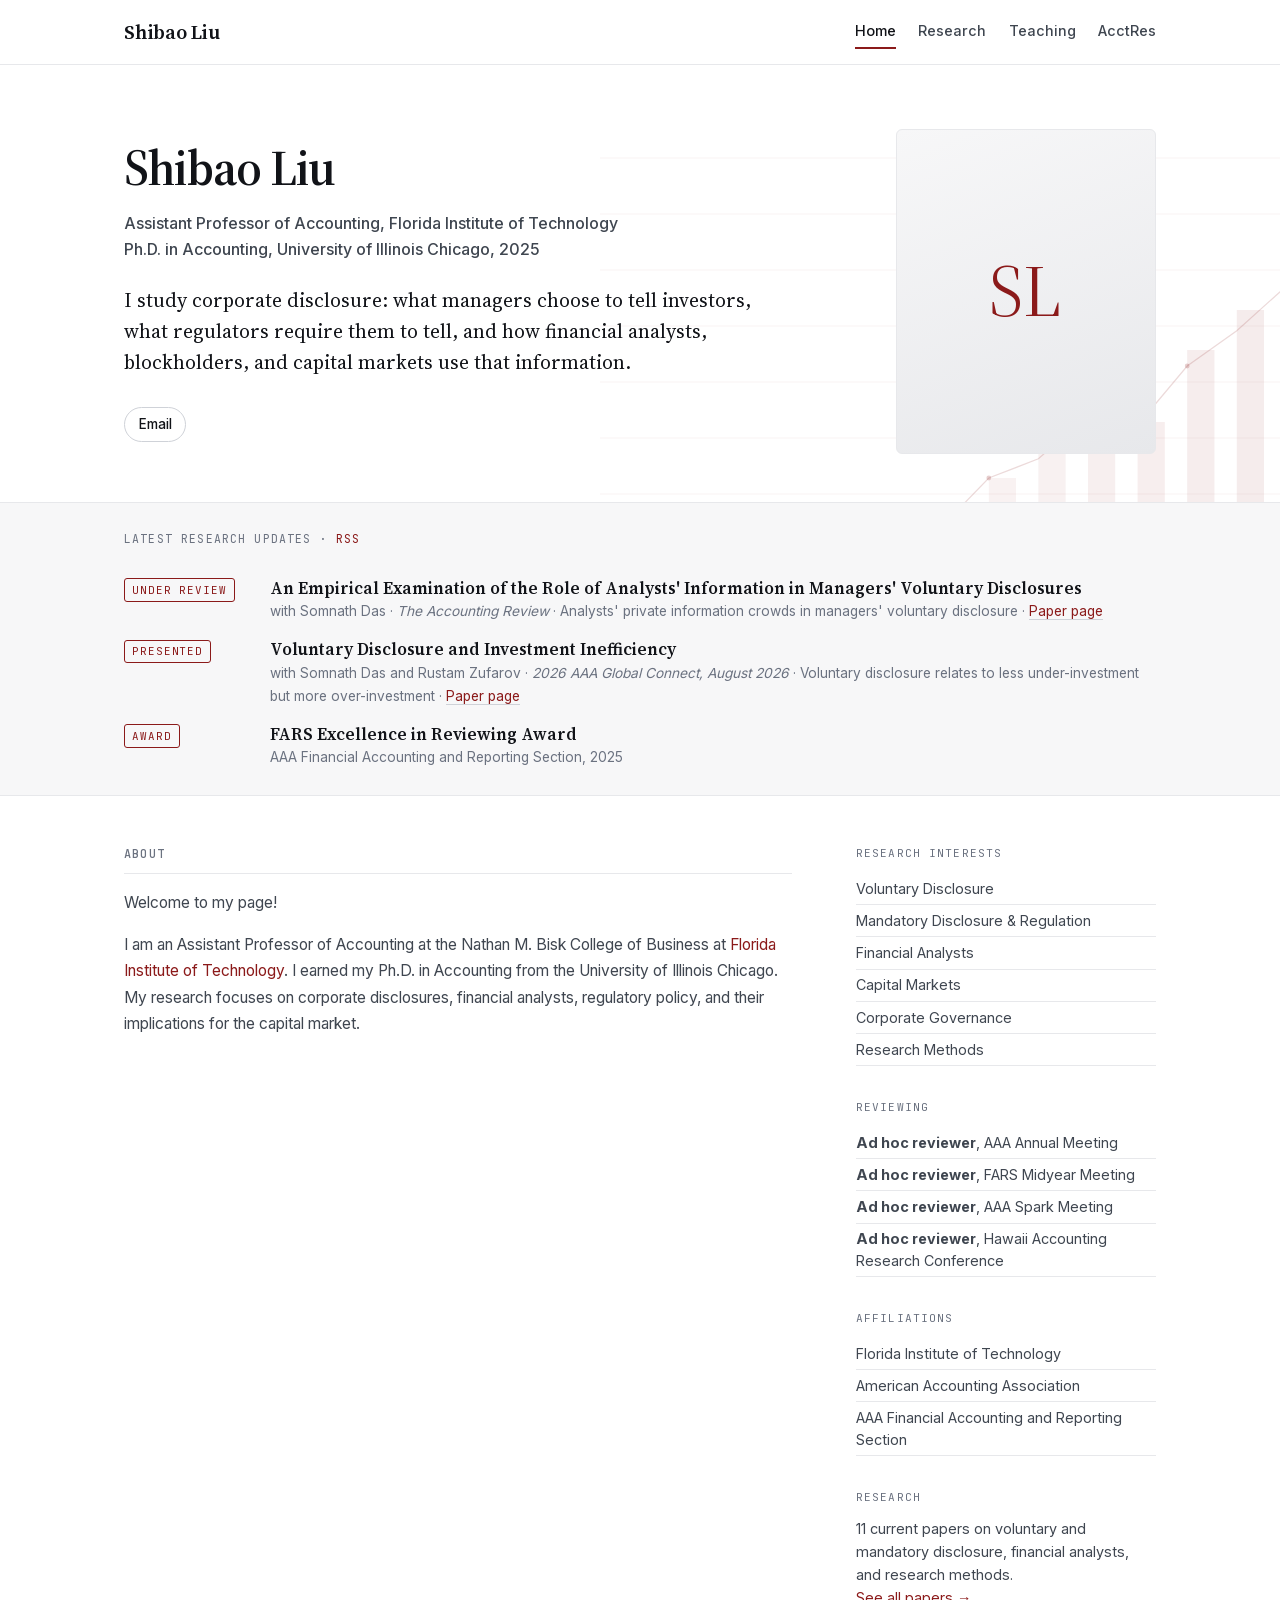
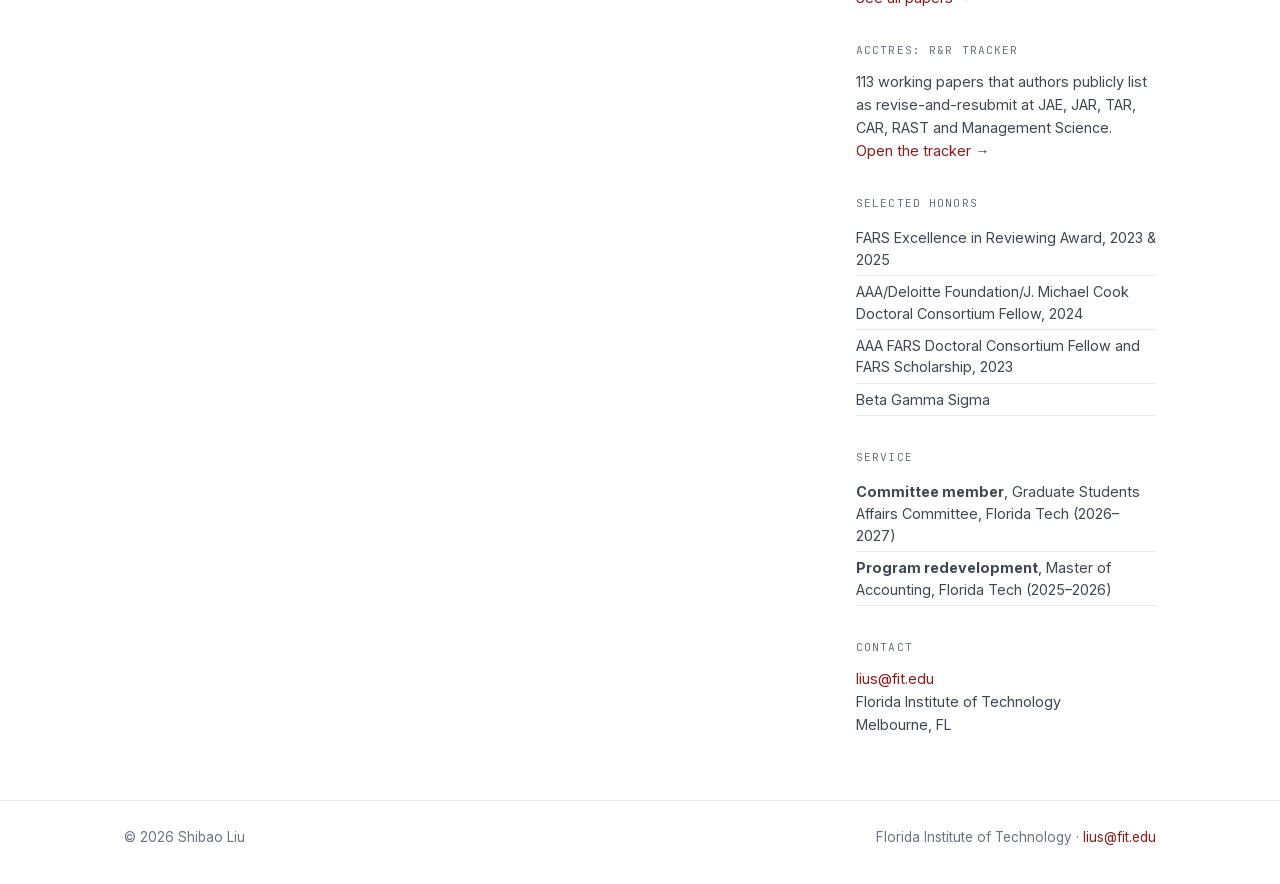
<file: index.html>
<!DOCTYPE html>
<html lang="en">
<head>
<meta charset="UTF-8">
<meta name="viewport" content="width=device-width, initial-scale=1.0">
<title>Shibao Liu, Florida Institute of Technology</title>
<meta name="description" content="Shibao Liu is an Assistant Professor of Accounting at the Florida Institute of Technology. I study corporate disclosure: what managers choose to tell investors, what regulators require them to tell, and how financial analysts, blockholders, and capital markets use that information.">
<link rel="canonical" href="https://shibaoliu.github.io/">
<meta property="og:type" content="profile">
<meta property="og:title" content="Shibao Liu, Florida Institute of Technology">
<meta property="og:description" content="Shibao Liu is an Assistant Professor of Accounting at the Florida Institute of Technology. I study corporate disclosure: what managers choose to tell investors, what regulators require them to tell, and how financial analysts, blockholders, and capital markets use that information.">
<meta property="og:url" content="https://shibaoliu.github.io/">
<meta property="og:image" content="https://shibaoliu.github.io/assets/og-card.png">
<meta property="og:image:width" content="1200">
<meta property="og:image:height" content="630">
<meta name="twitter:card" content="summary_large_image">
<meta name="color-scheme" content="light dark">
<link rel="preload" href="assets/fonts/source-serif-4.woff2" as="font" type="font/woff2" crossorigin>
<link rel="preload" href="assets/fonts/inter.woff2" as="font" type="font/woff2" crossorigin>
<link rel="icon" type="image/svg+xml" href="assets/favicon.svg">
<link rel="icon" type="image/png" sizes="32x32" href="assets/favicon-32.png">
<link rel="apple-touch-icon" href="assets/apple-touch-icon.png">
<link rel="alternate" type="application/atom+xml" title="Shibao Liu: Research" href="feed.xml">
<link rel="stylesheet" href="assets/site.css">
<script type="speculationrules">{"prerender": [{"urls": ["research.html", "teaching.html"], "eagerness": "moderate"}]}</script>
<script>(function(){var me=false;try{if(location.hash==="#mark-me")localStorage.setItem("gc_me","1");if(location.hash==="#unmark-me")localStorage.removeItem("gc_me");me=localStorage.getItem("gc_me")==="1";}catch(x){}window.goatcounter={no_onload: location.hostname !== "shibaoliu.github.io",path: function(p){return me ? "/me" + p : p;}};})();</script>
<script data-goatcounter="https://shibaoliu.goatcounter.com/count" async src="//gc.zgo.at/count.js"></script>
</head>
<body>
<a class="skip-link" href="#main">Skip to main content</a>
<header class="site-header">
  <div class="wrap">
    <div class="wordmark"><a href="index.html">Shibao Liu</a></div>
    <nav class="site-nav" aria-label="Primary">
      <a href="index.html" class="active" aria-current="page">Home</a>
      <a href="research.html">Research</a>
      <a href="teaching.html">Teaching</a>
      <a href="rr-tracker/index.html">AcctRes</a>
    </nav>
  </div>
</header>
<script type="application/ld+json">{"@context": "https://schema.org", "@type": "Person", "name": "Shibao Liu", "url": "https://shibaoliu.github.io/", "jobTitle": "Assistant Professor of Accounting", "email": "mailto:lius@fit.edu", "image": "https://shibaoliu.github.io/assets/og-card.png", "affiliation": [{"@type": "Organization", "name": "Florida Institute of Technology"}, {"@type": "Organization", "name": "American Accounting Association"}, {"@type": "Organization", "name": "AAA Financial Accounting and Reporting Section"}], "alumniOf": [{"@type": "CollegeOrUniversity", "name": "University of Illinois Chicago"}, {"@type": "CollegeOrUniversity", "name": "Xiamen University"}]}</script>
<section class="hero">
  <div class="wrap">
    <div>
      <h1>Shibao Liu</h1>
      <p class="hero-role">
        Assistant Professor of Accounting, Florida Institute of Technology<br>
        Ph.D. in Accounting, University of Illinois Chicago, 2025
      </p>
      <p class="hero-lede">I study corporate disclosure: what managers choose to tell investors, what regulators require them to tell, and how financial analysts, blockholders, and capital markets use that information.</p>
      <div class="hero-links">
        <a href="mailto:lius@fit.edu">Email</a>
      </div>
    </div>
    <div class="hero-photo"><div class="monogram" aria-hidden="true">SL</div></div>
  </div>
</section>

<div class="announce">
  <div class="wrap announce-stack">
    <div class="announce-heading">Latest Research Updates &middot; <a href="feed.xml">RSS</a></div>
    <div class="announce-item">
      <span class="announce-tag">Under Review</span>
      <div><div class="announce-title"><a href="papers/analysts-information.html">An Empirical Examination of the Role of Analysts&#x27; Information in Managers&#x27; Voluntary Disclosures</a></div><div class="announce-meta">with Somnath Das &middot; <em>The Accounting Review</em> &middot; Analysts&#x27; private information crowds in managers&#x27; voluntary disclosure &middot; <a href="papers/analysts-information.html">Paper page</a></div></div>
    </div>
    <div class="announce-item">
      <span class="announce-tag">Presented</span>
      <div><div class="announce-title"><a href="papers/investment-inefficiency.html">Voluntary Disclosure and Investment Inefficiency</a></div><div class="announce-meta">with Somnath Das and Rustam Zufarov &middot; <em>2026 AAA Global Connect, August 2026</em> &middot; Voluntary disclosure relates to less under-investment but more over-investment &middot; <a href="papers/investment-inefficiency.html">Paper page</a></div></div>
    </div>
    <div class="announce-item">
      <span class="announce-tag">Award</span>
      <div><div class="announce-title">FARS Excellence in Reviewing Award</div><div class="announce-meta">AAA Financial Accounting and Reporting Section, 2025</div></div>
    </div>
  </div>
</div>

<main id="main" tabindex="-1" class="main">
  <div class="wrap cols">
    <div>
      <div class="block prose">
        <h2 class="section-label">About</h2>
        <p>Welcome to my page!</p>
        <p>I am an Assistant Professor of Accounting at the Nathan M. Bisk College of Business at <a href="https://www.fit.edu/" target="_blank" rel="noopener">Florida Institute of Technology</a>. I earned my Ph.D. in Accounting from the University of Illinois Chicago. My research focuses on corporate disclosures, financial analysts, regulatory policy, and their implications for the capital market.</p>
      </div>

    </div>
    <aside>
      <div class="rail-block"><div class="rail-heading">Research Interests</div><ul class="rail-list"><li>Voluntary Disclosure</li><li>Mandatory Disclosure &amp; Regulation</li><li>Financial Analysts</li><li>Capital Markets</li><li>Corporate Governance</li><li>Research Methods</li></ul></div>
      <div class="rail-block"><div class="rail-heading">Reviewing</div><ul class="rail-list"><li><strong>Ad hoc reviewer</strong>, AAA Annual Meeting</li><li><strong>Ad hoc reviewer</strong>, FARS Midyear Meeting</li><li><strong>Ad hoc reviewer</strong>, AAA Spark Meeting</li><li><strong>Ad hoc reviewer</strong>, Hawaii Accounting Research Conference</li></ul></div>
      <div class="rail-block"><div class="rail-heading">Affiliations</div><ul class="rail-list"><li>Florida Institute of Technology</li><li>American Accounting Association</li><li>AAA Financial Accounting and Reporting Section</li></ul></div>
      <div class="rail-block"><div class="rail-heading">Research</div><div class="rail-note">11 current papers on voluntary and mandatory disclosure, financial analysts, and research methods.<br><a href="research.html">See all papers &rarr;</a></div></div>
      <div class="rail-block"><div class="rail-heading">AcctRes: R&amp;R Tracker</div><div class="rail-note">113 working papers that authors publicly list as revise-and-resubmit at JAE, JAR, TAR, CAR, RAST and Management Science.<br><a href="rr-tracker/index.html">Open the tracker &rarr;</a></div></div>
      
      <div class="rail-block"><div class="rail-heading">Selected Honors</div><ul class="rail-list"><li>FARS Excellence in Reviewing Award, 2023 &amp; 2025</li><li>AAA/Deloitte Foundation/J. Michael Cook Doctoral Consortium Fellow, 2024</li><li>AAA FARS Doctoral Consortium Fellow and FARS Scholarship, 2023</li><li>Beta Gamma Sigma</li></ul></div>
      <div class="rail-block"><div class="rail-heading">Service</div><ul class="rail-list"><li><strong>Committee member</strong>, Graduate Students Affairs Committee, Florida Tech (2026&ndash;2027)</li><li><strong>Program redevelopment</strong>, Master of Accounting, Florida Tech (2025&ndash;2026)</li></ul></div>
      <div class="rail-block"><div class="rail-heading">Contact</div><div class="rail-note"><a href="mailto:lius@fit.edu">lius@fit.edu</a><br>Florida Institute of Technology<br>Melbourne, FL</div></div>
    </aside>
  </div>
</main>
<footer class="site-footer">
  <div class="wrap">
    <span>&copy; 2026 Shibao Liu</span>
    <span>Florida Institute of Technology &middot; <a href="mailto:lius@fit.edu">lius@fit.edu</a></span>
  </div>
</footer>
<script src="assets/site.js" defer></script>
</body>
</html>
</file>
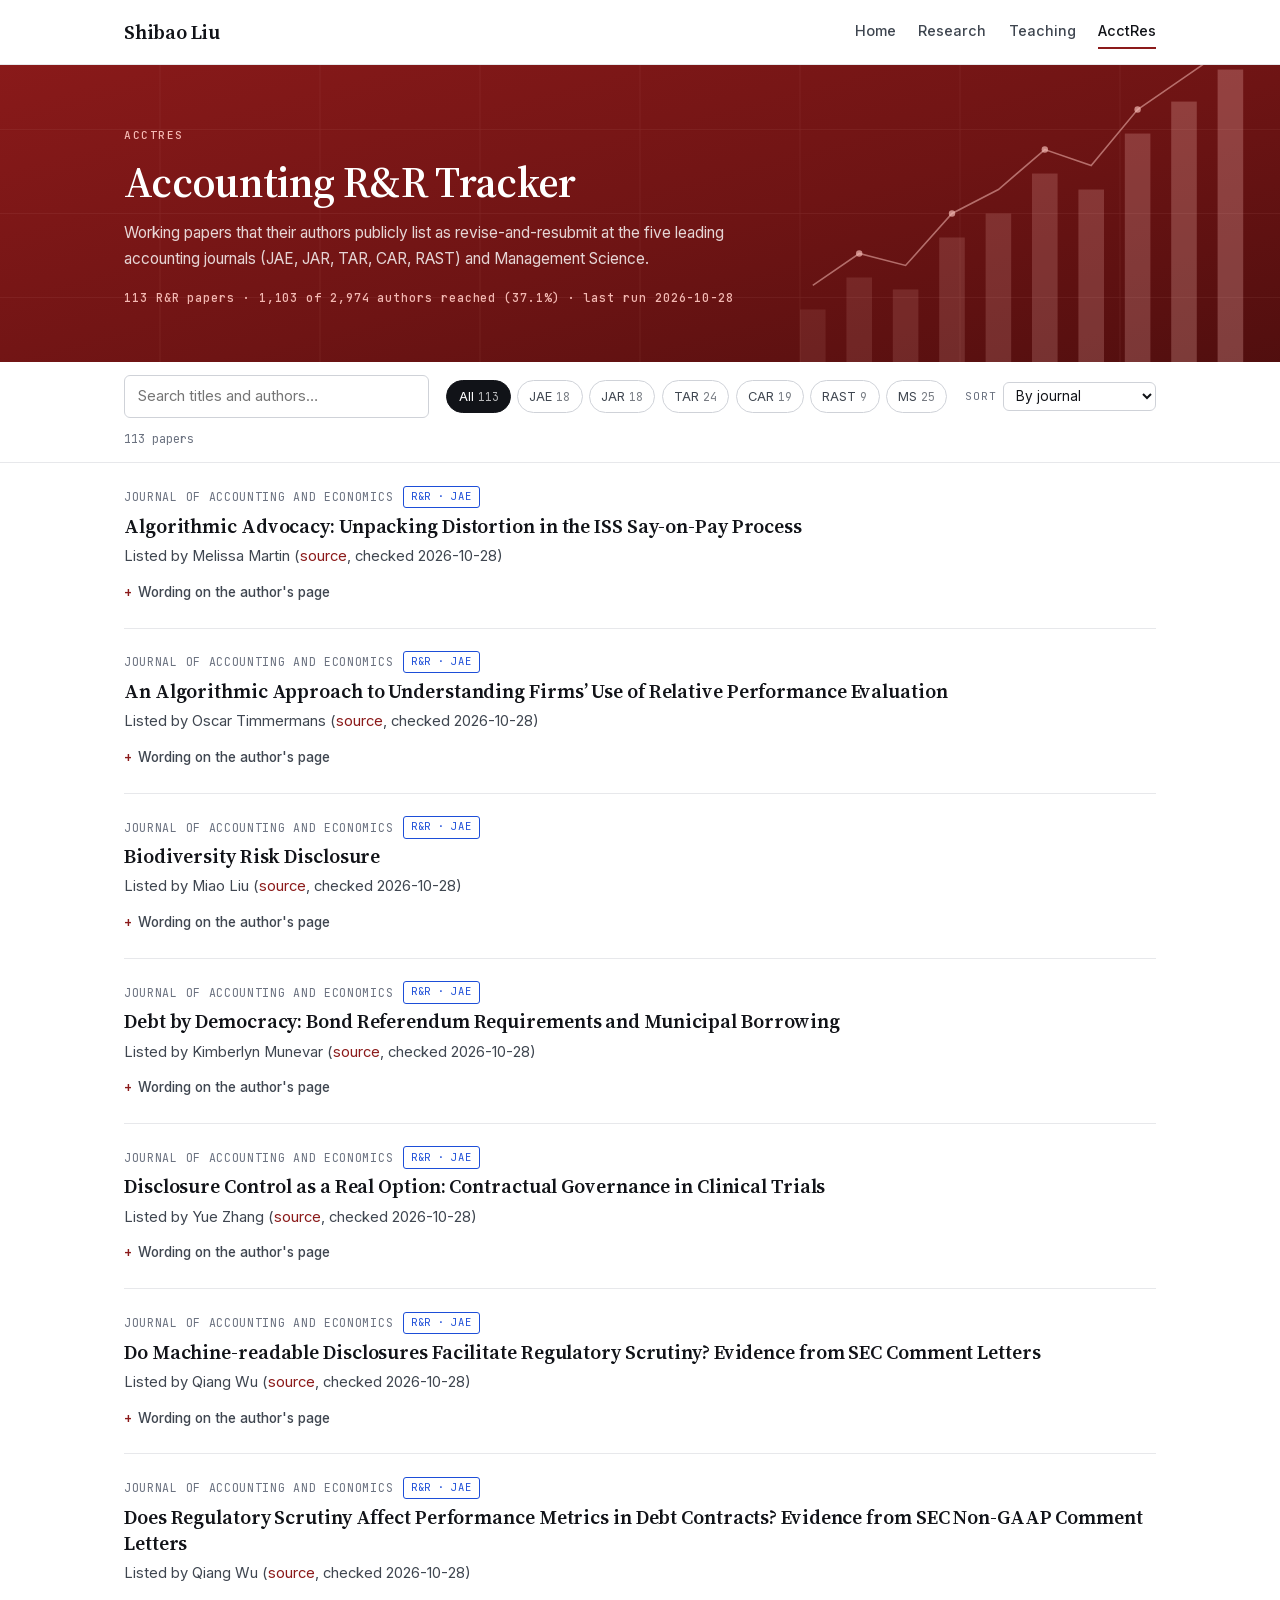
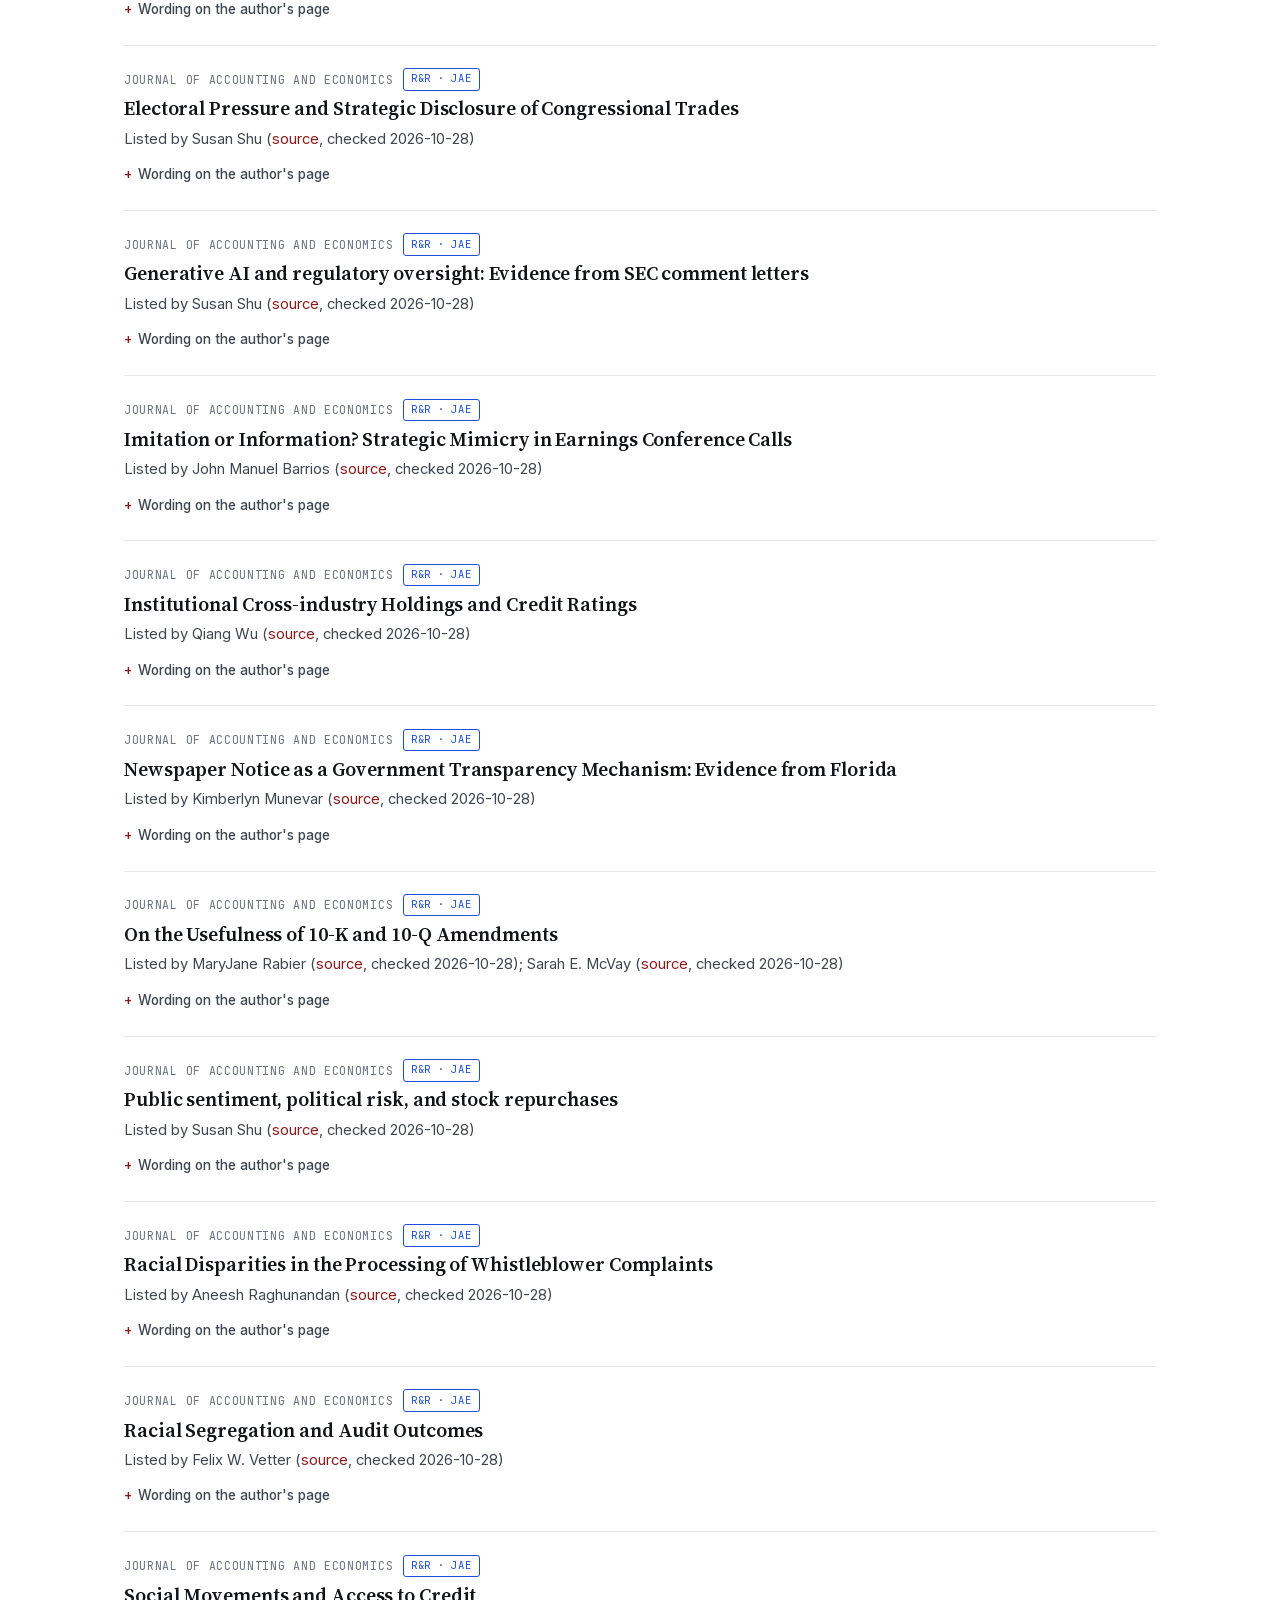
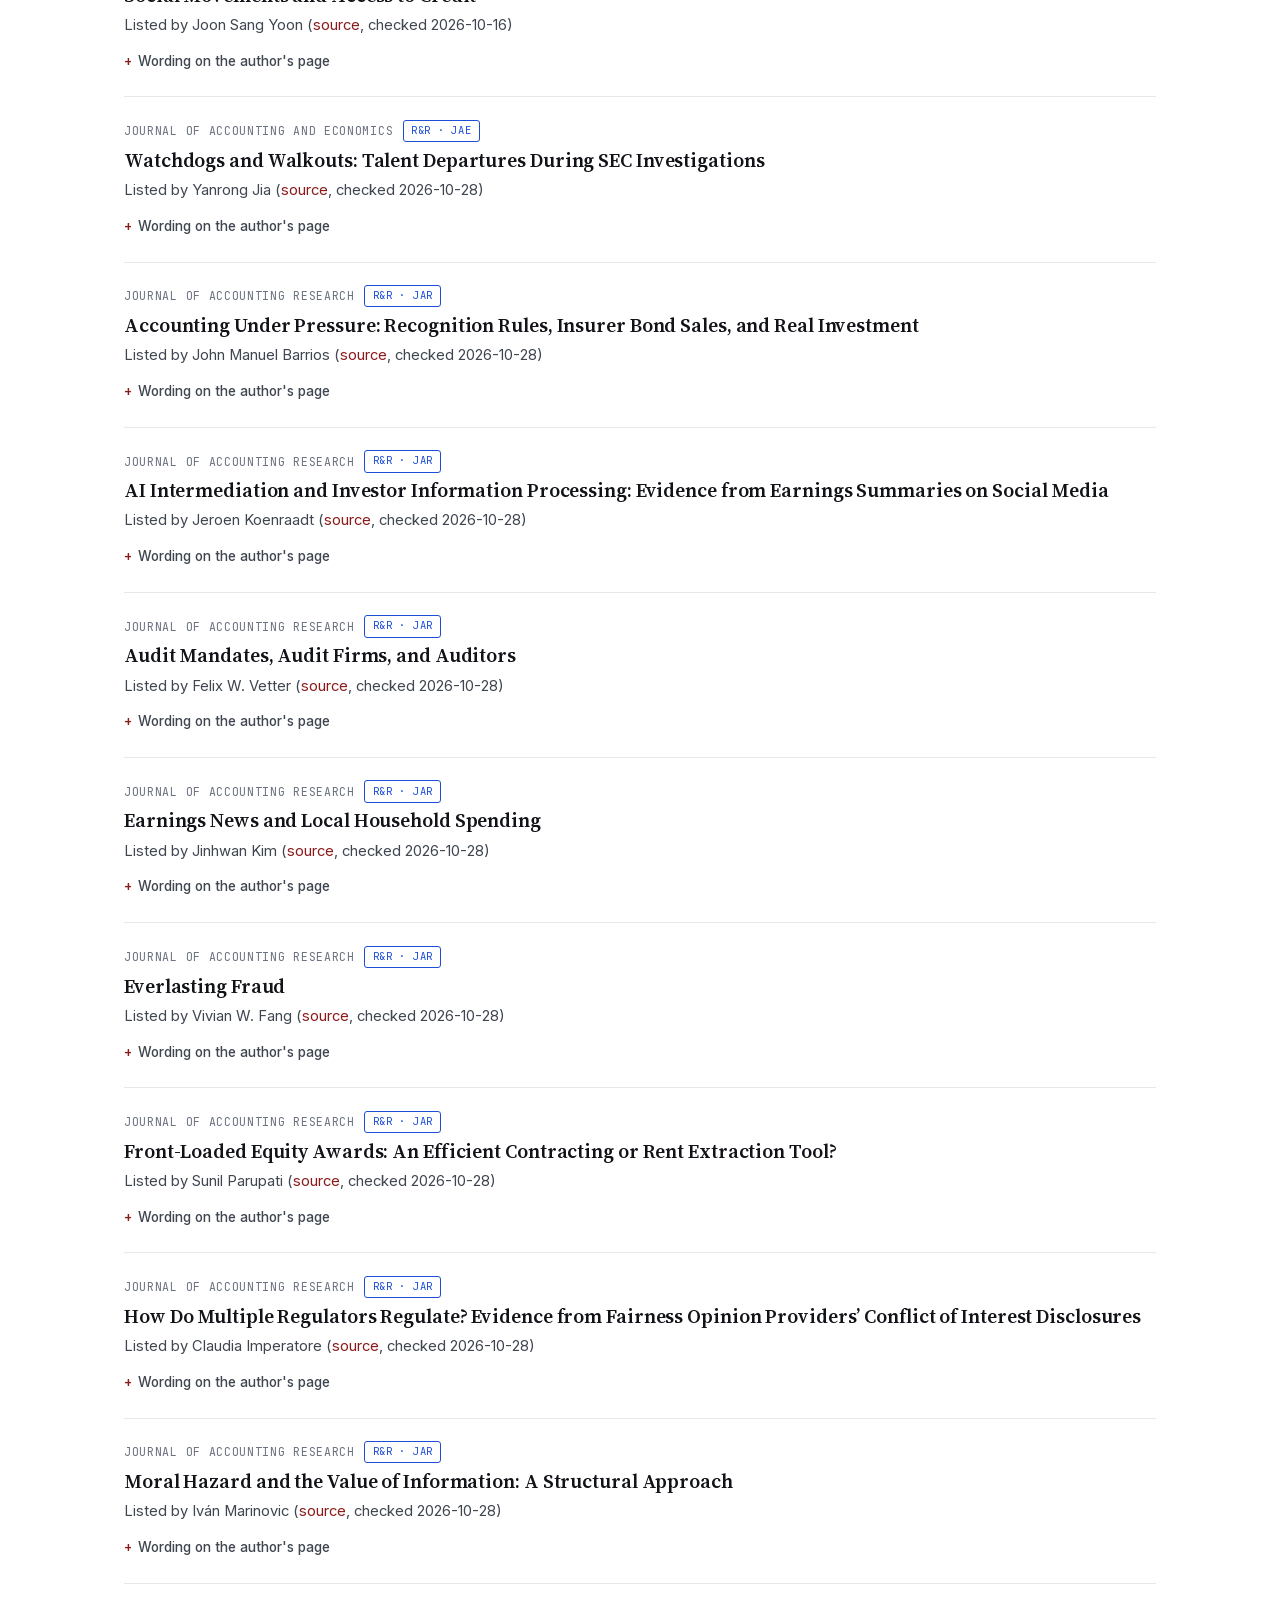
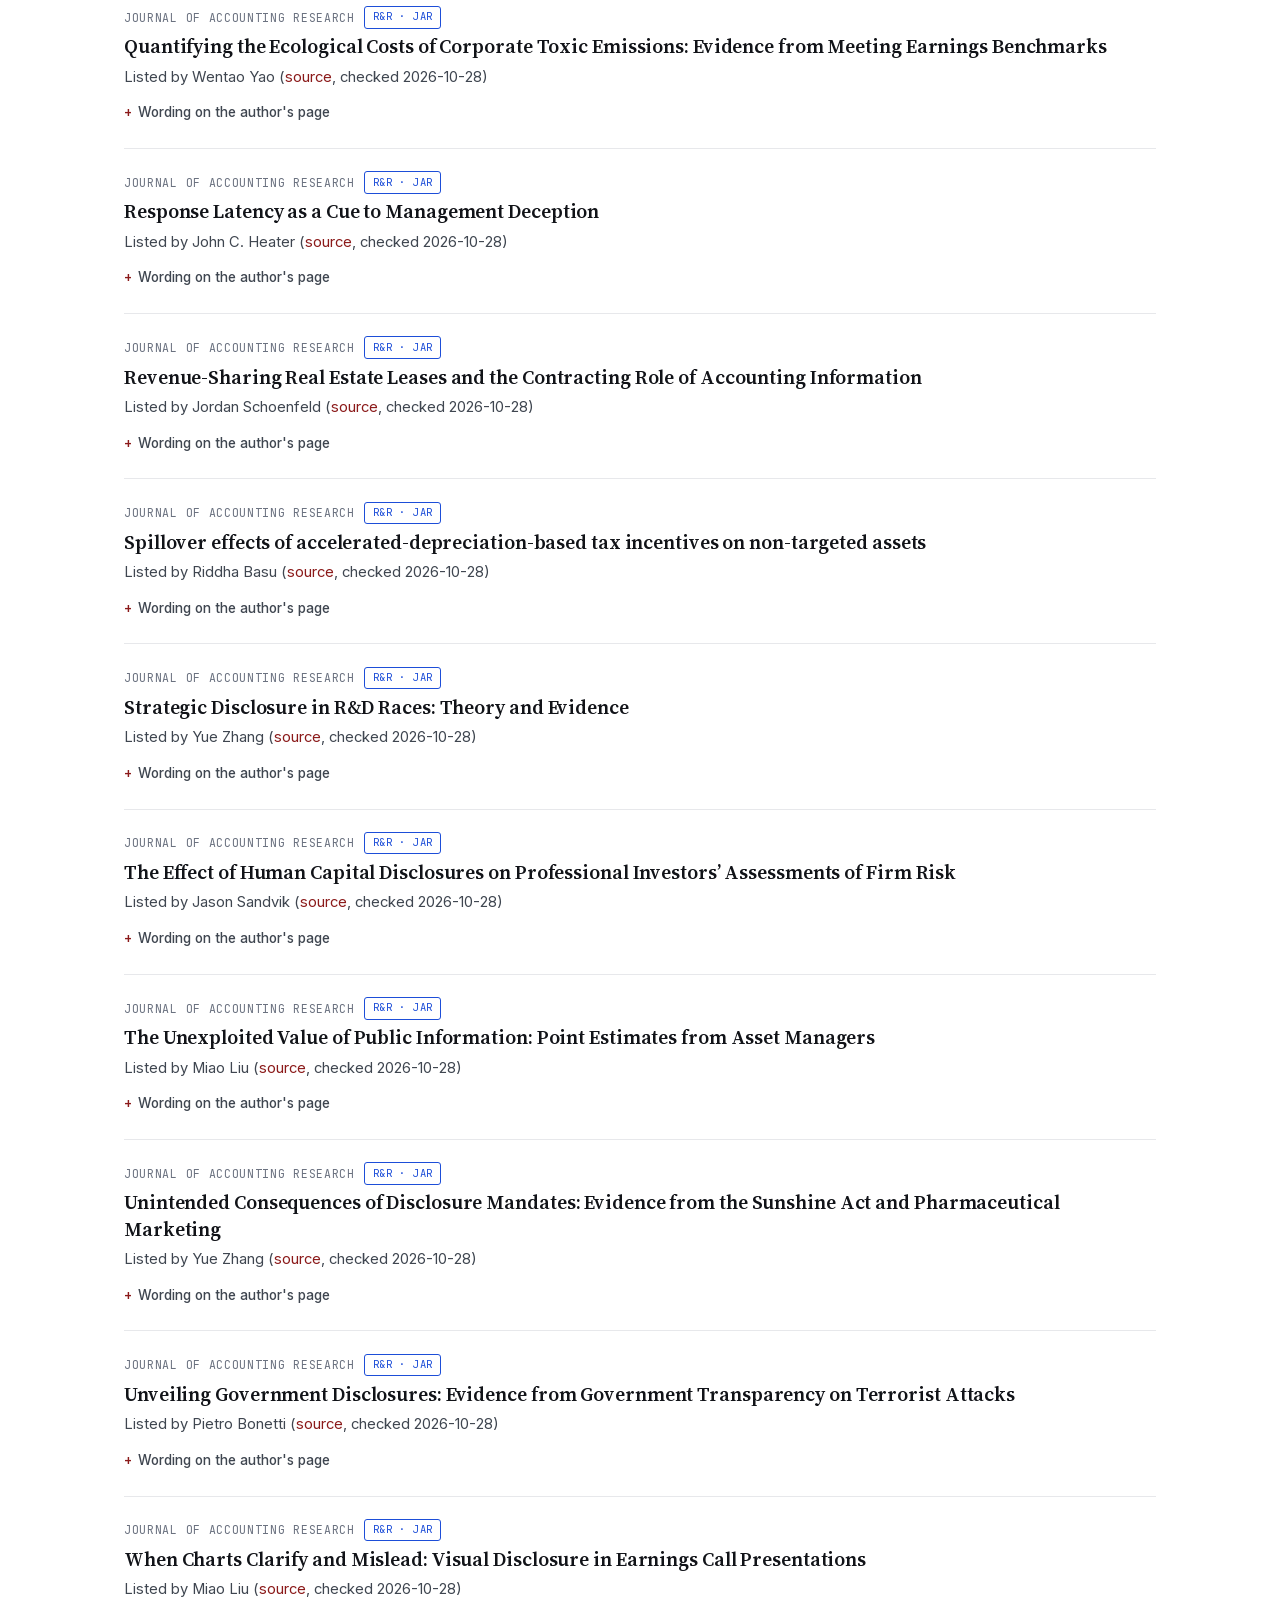
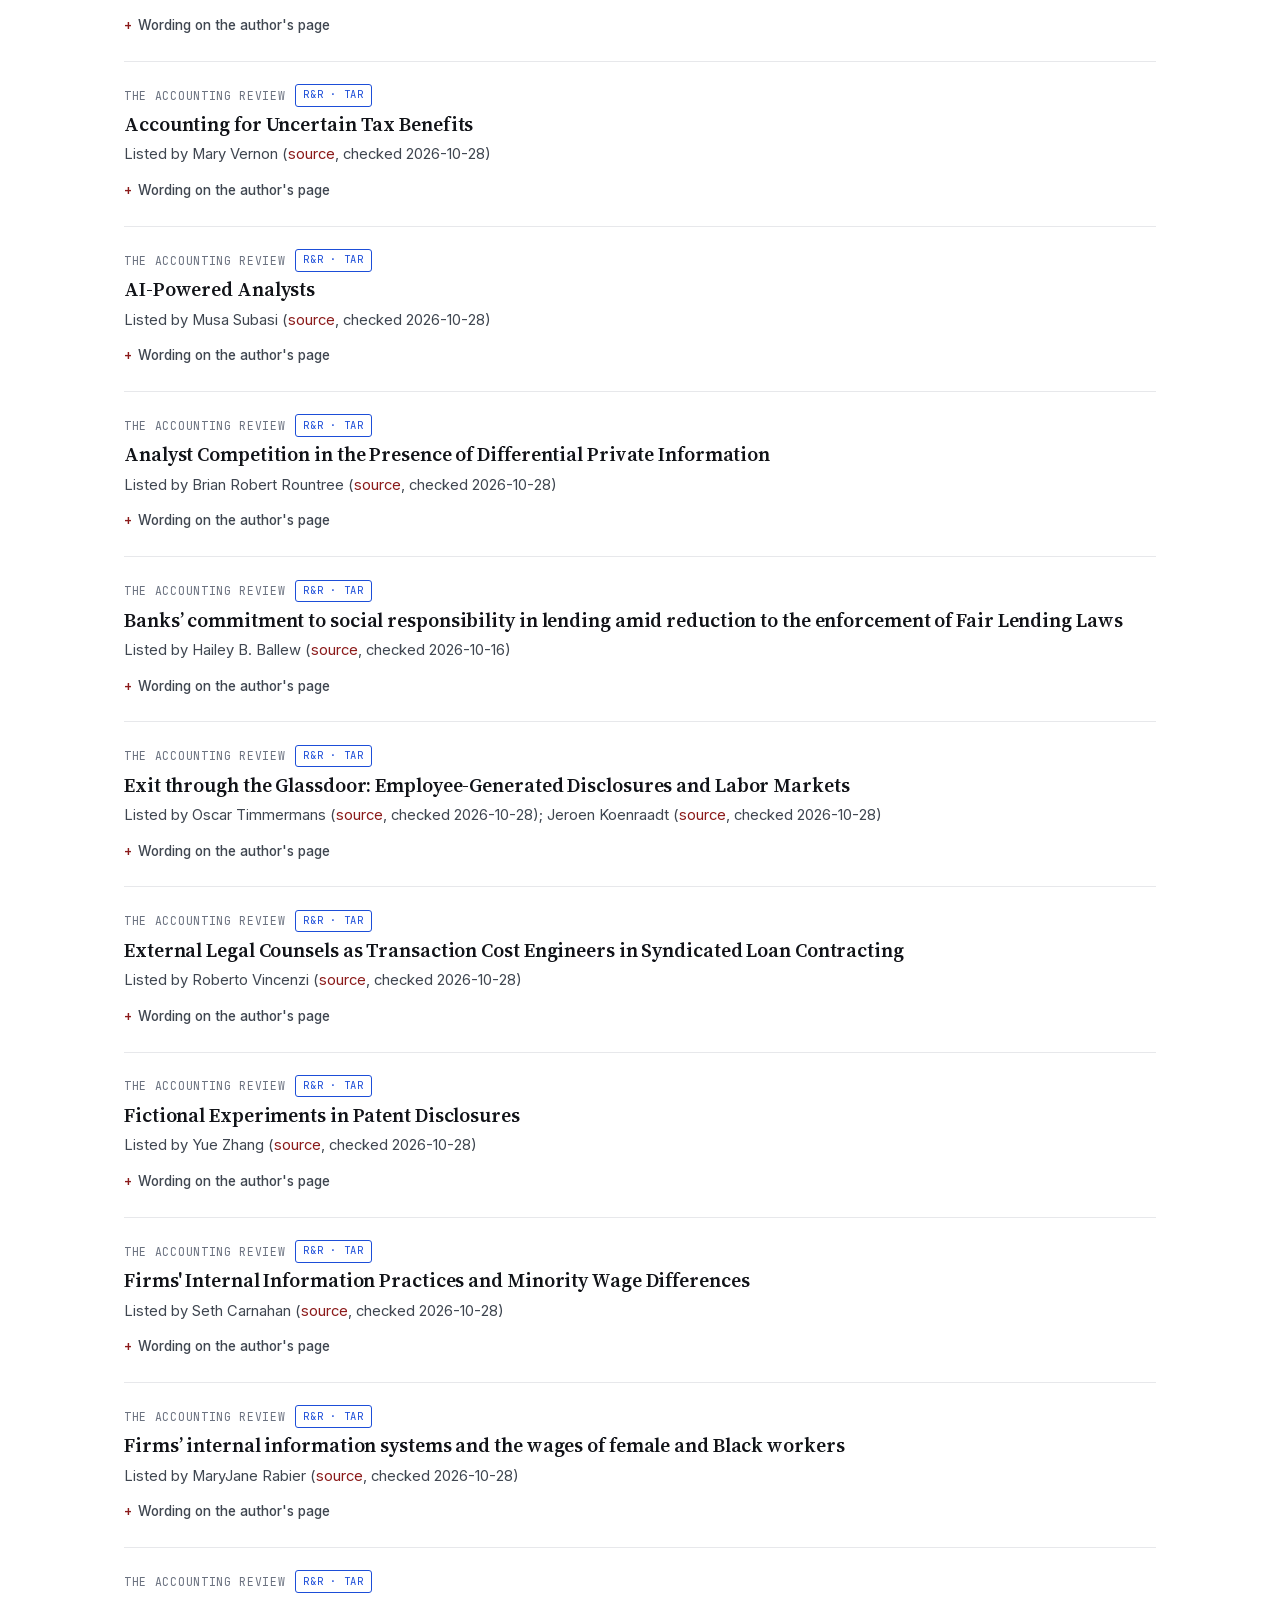
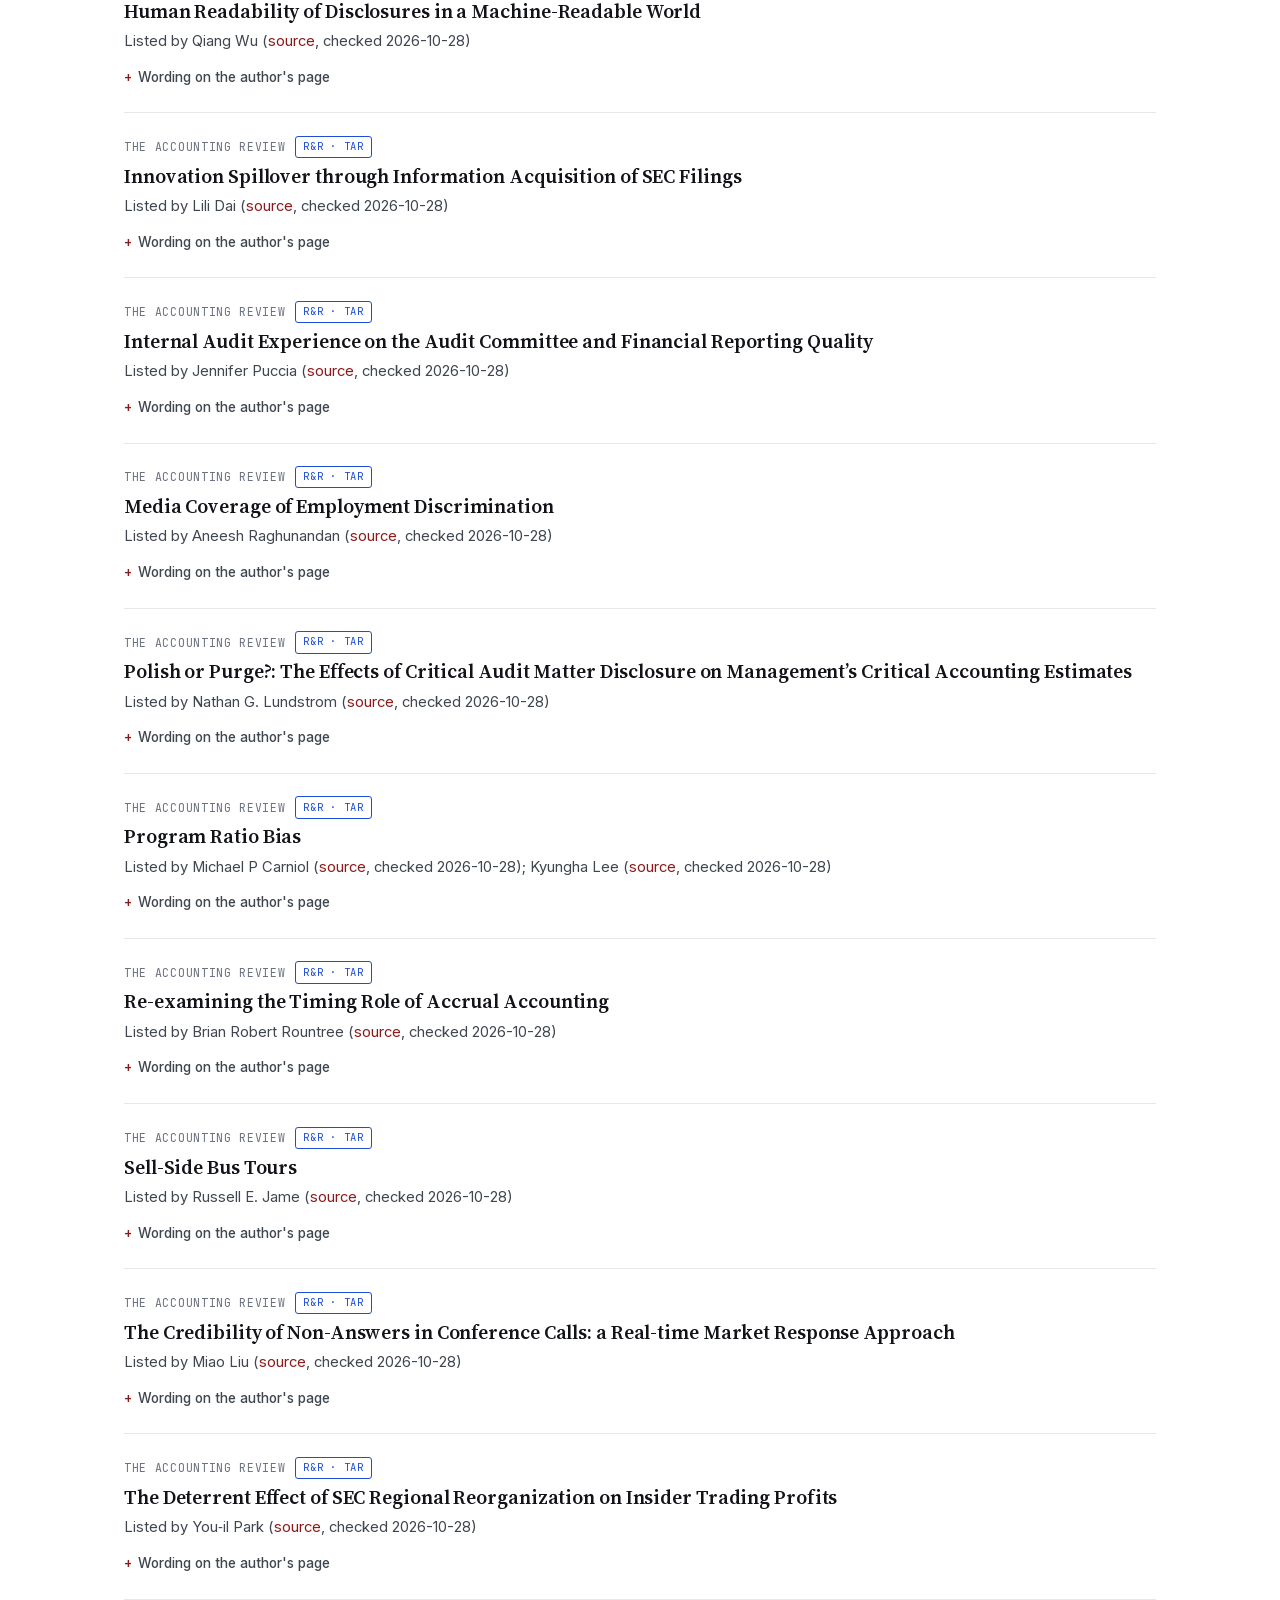
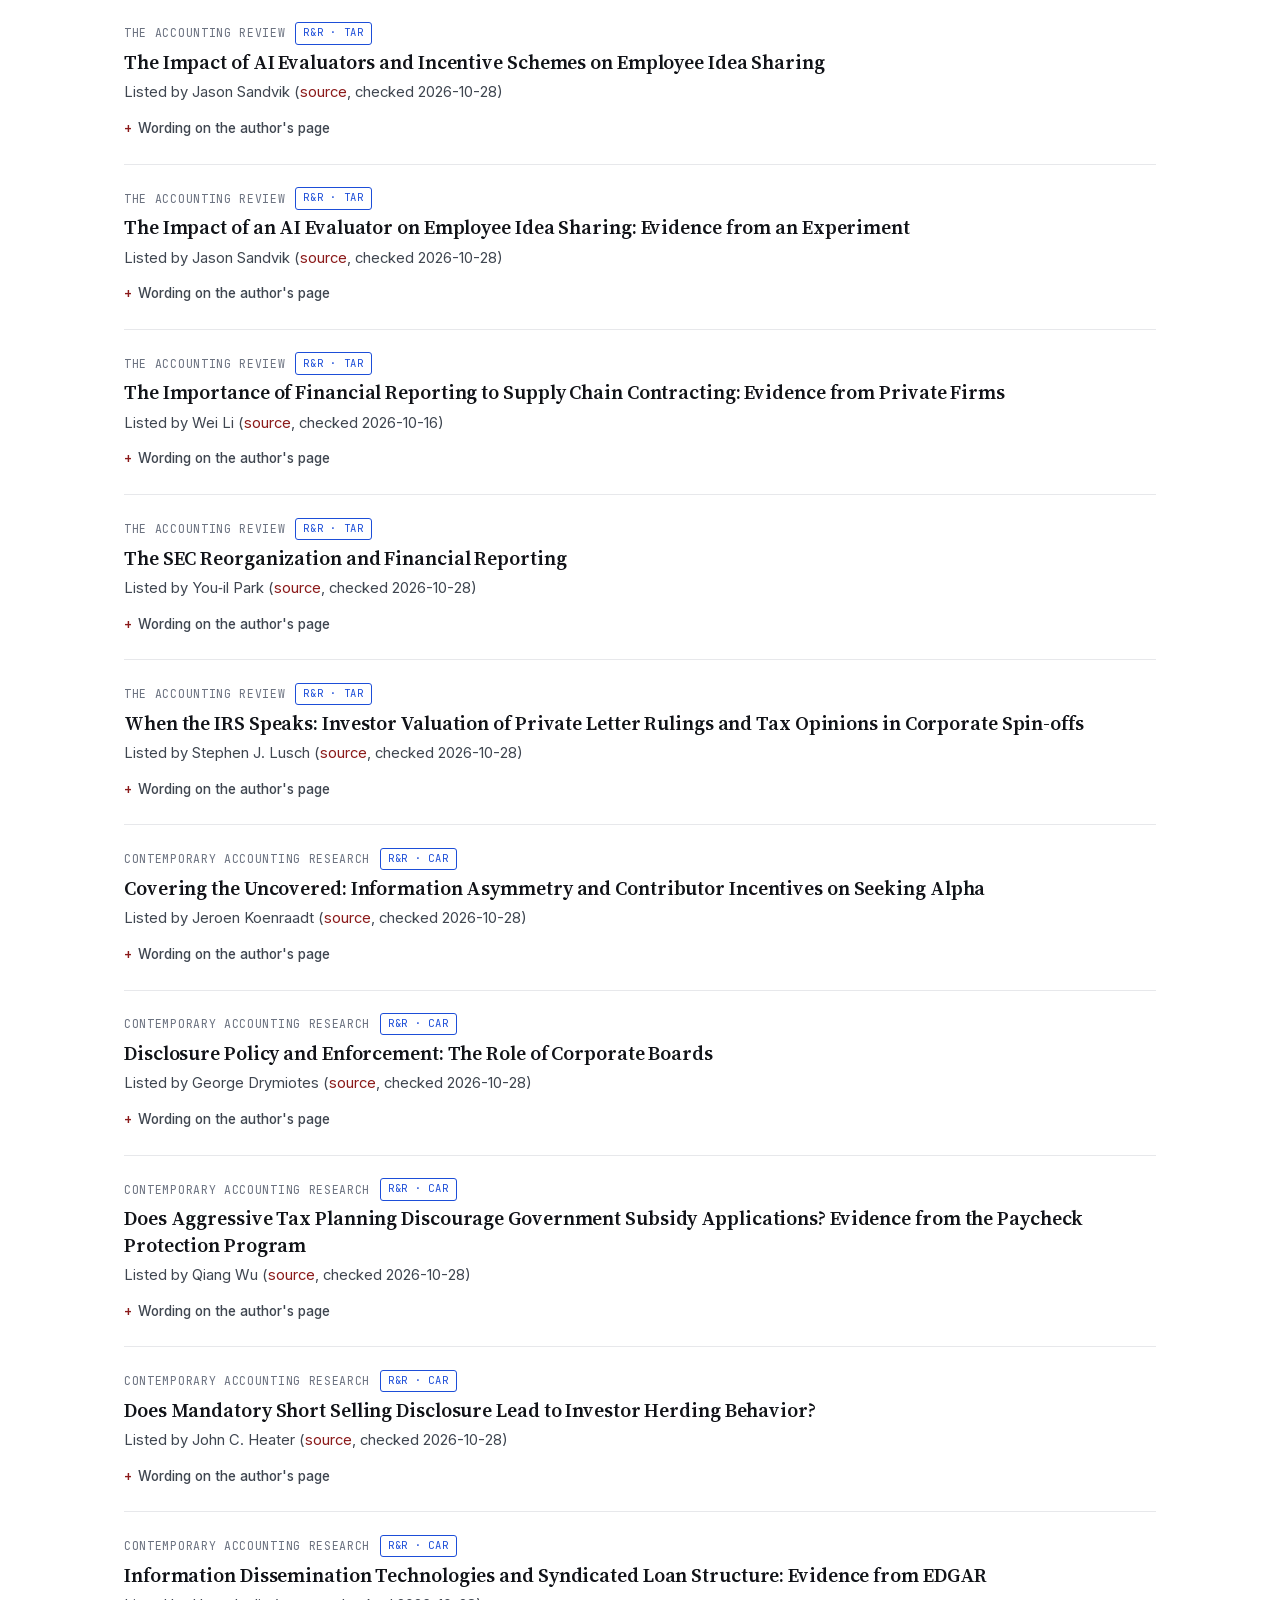
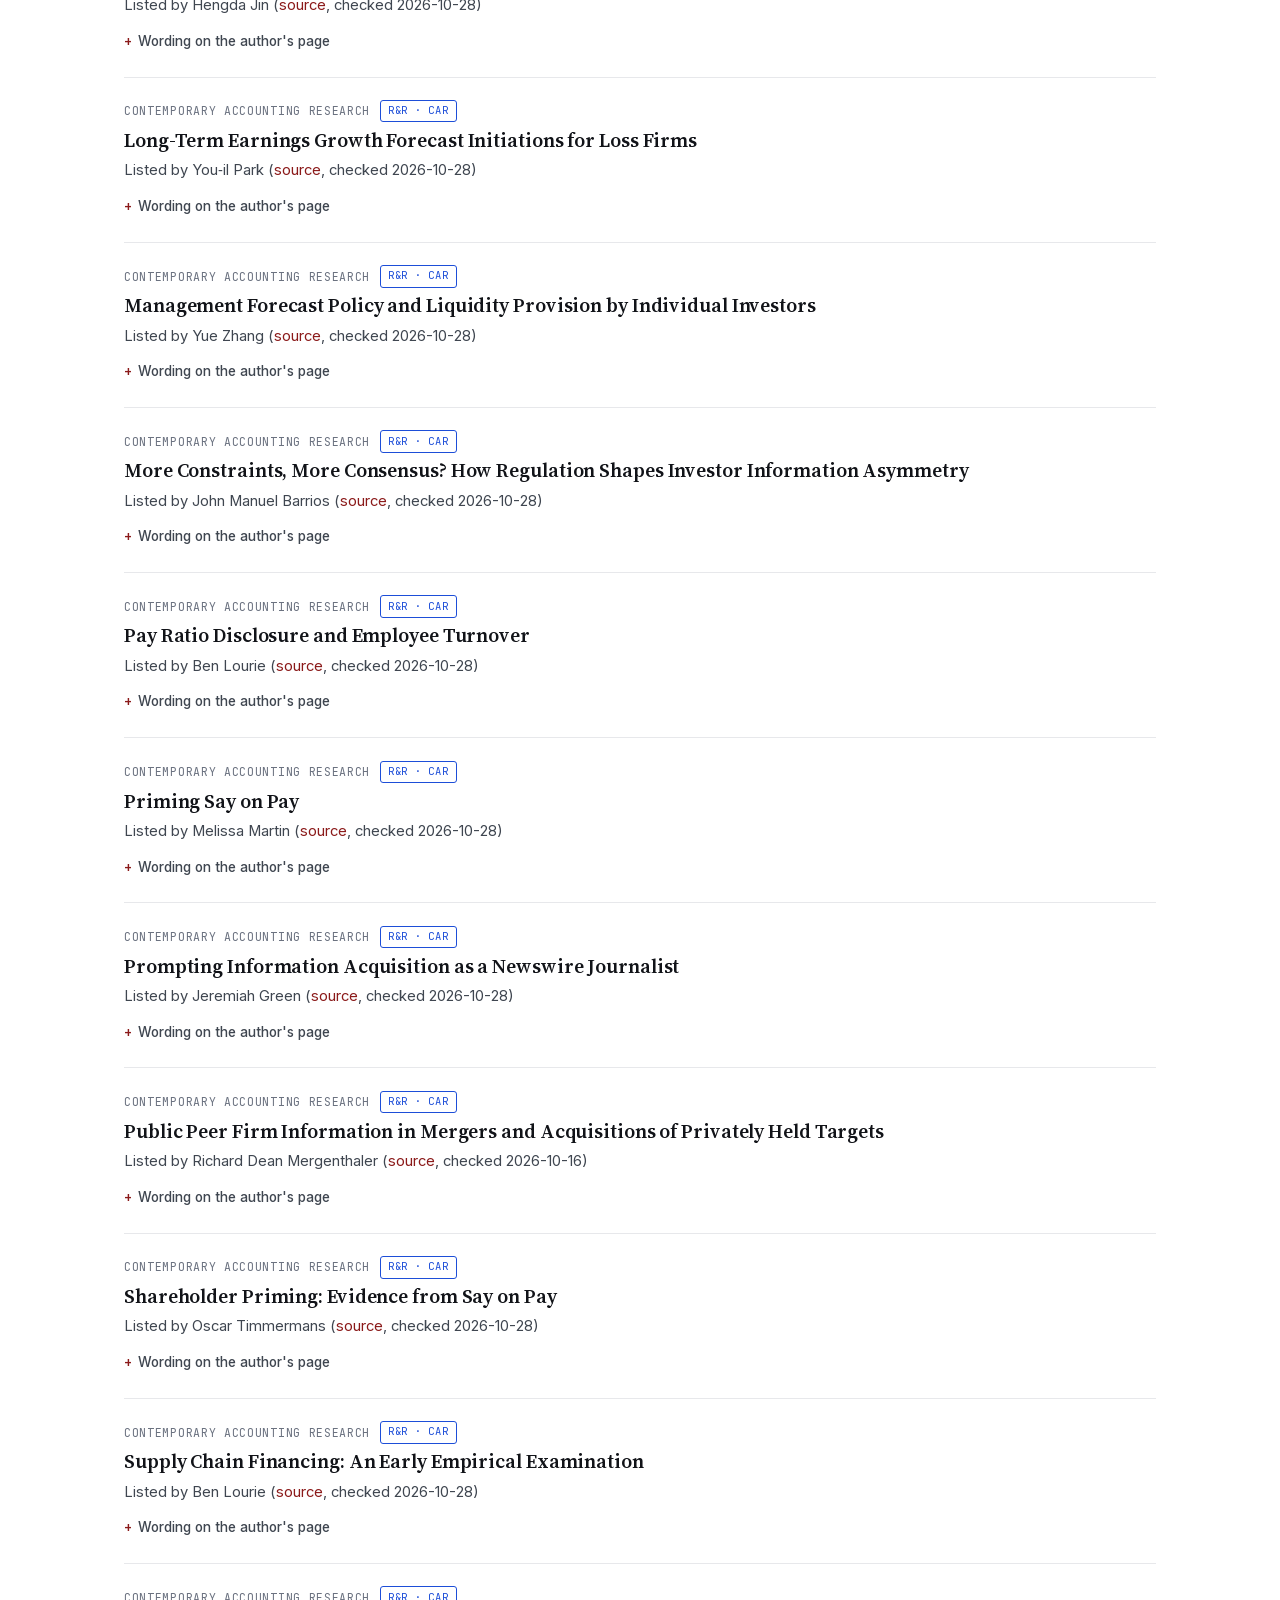
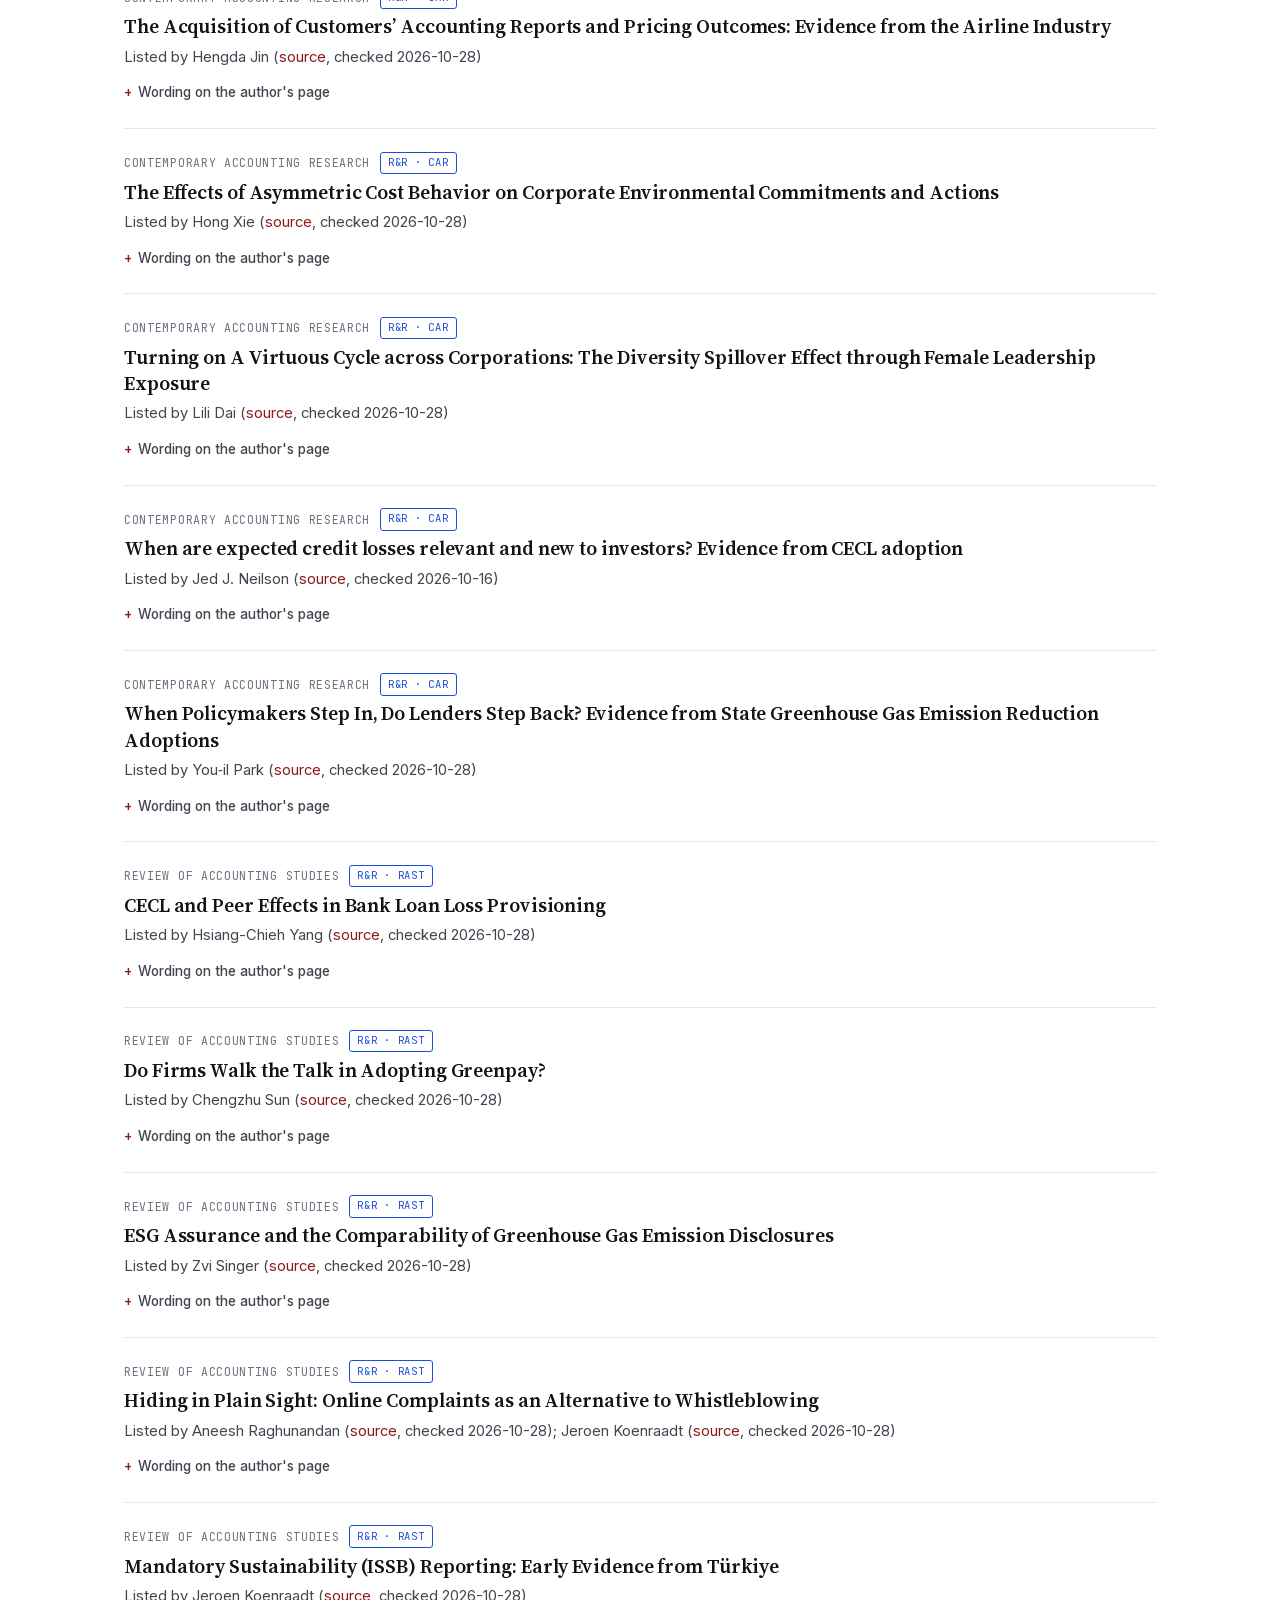
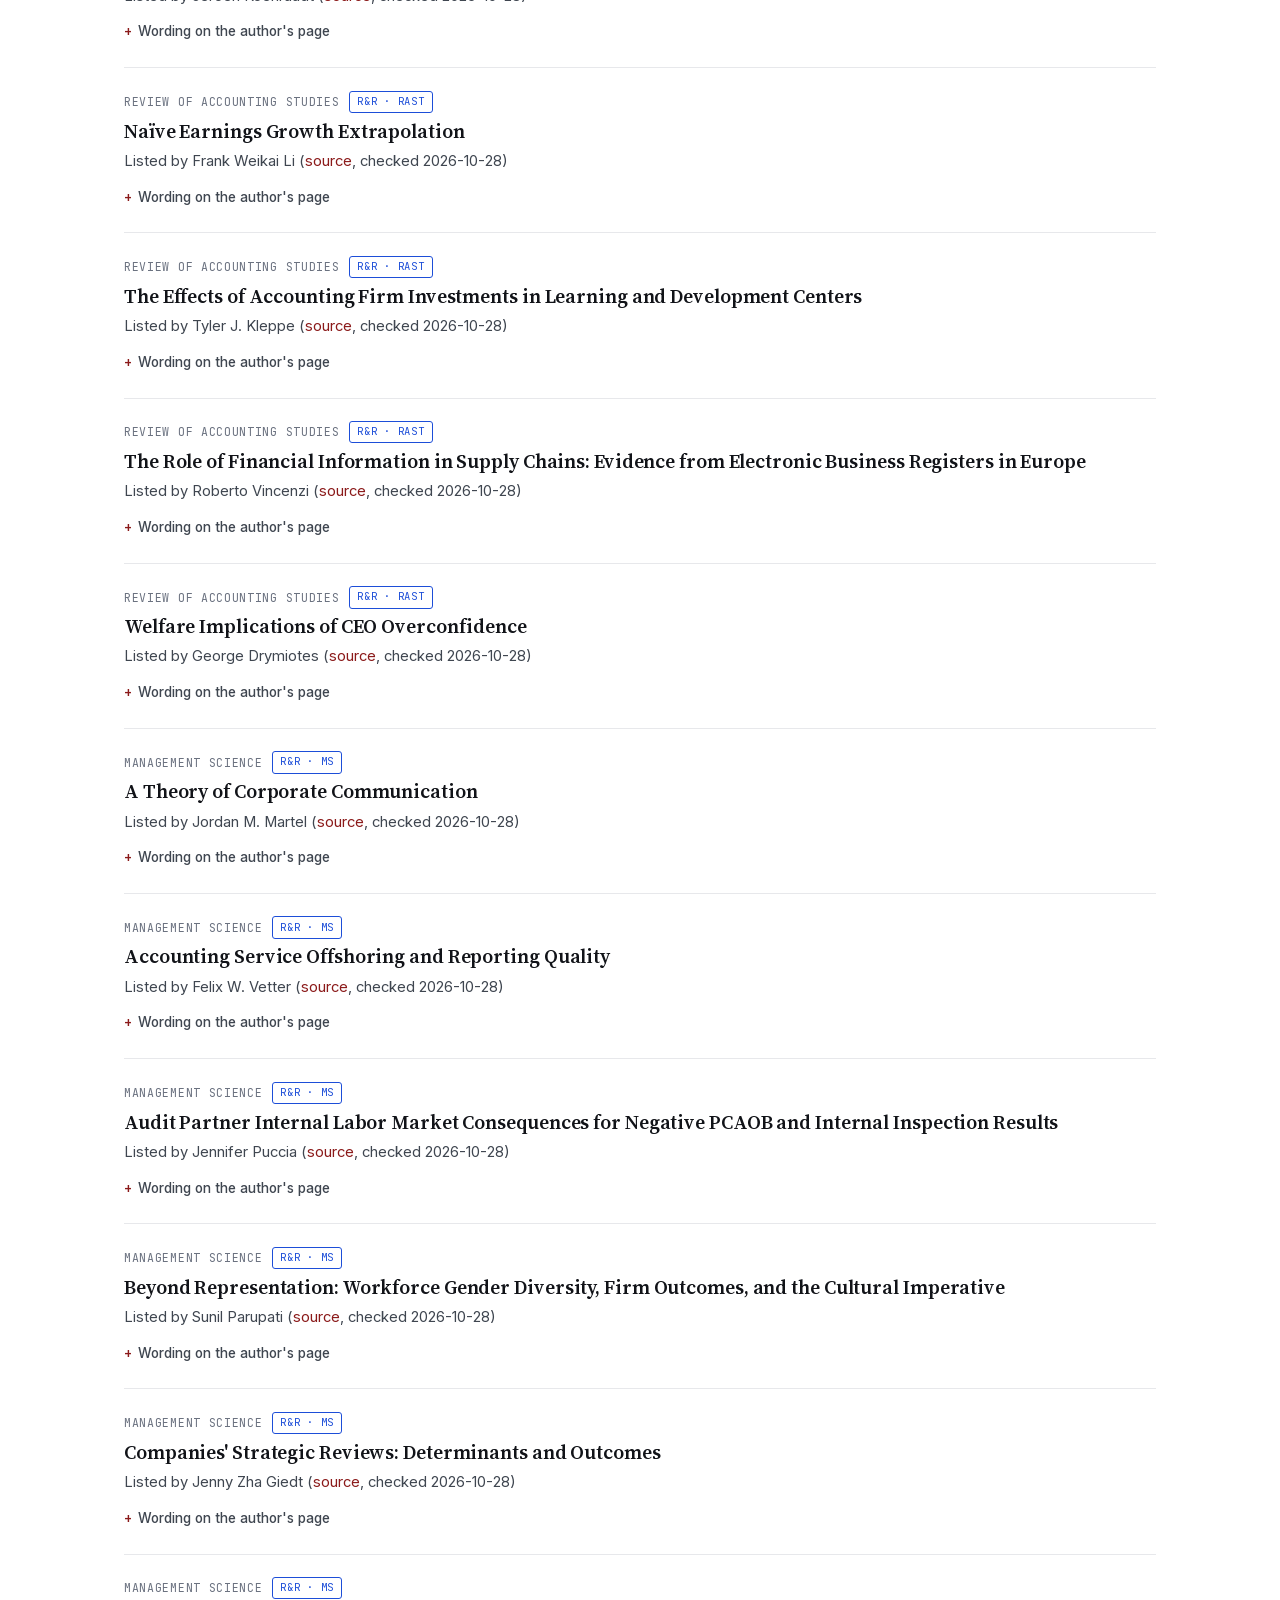
<file: rr-tracker/index.html>
<!DOCTYPE html>
<html lang="en">
<head>
<meta charset="UTF-8">
<meta name="viewport" content="width=device-width, initial-scale=1.0">
<title>AcctRes: Accounting R&amp;R Tracker | Shibao Liu</title>
<meta name="description" content="Working papers publicly listed as revise-and-resubmit at JAE, JAR, TAR, CAR, RAST and Management Science.">
<link rel="canonical" href="https://shibaoliu.github.io/rr-tracker/index.html">
<meta property="og:type" content="profile">
<meta property="og:title" content="AcctRes: Accounting R&amp;R Tracker | Shibao Liu">
<meta property="og:description" content="Working papers publicly listed as revise-and-resubmit at JAE, JAR, TAR, CAR, RAST and Management Science.">
<meta property="og:url" content="https://shibaoliu.github.io/rr-tracker/index.html">
<meta property="og:image" content="https://shibaoliu.github.io/assets/og-card.png">
<meta property="og:image:width" content="1200">
<meta property="og:image:height" content="630">
<meta name="twitter:card" content="summary_large_image">
<meta name="color-scheme" content="light dark">
<link rel="preload" href="../assets/fonts/source-serif-4.woff2" as="font" type="font/woff2" crossorigin>
<link rel="preload" href="../assets/fonts/inter.woff2" as="font" type="font/woff2" crossorigin>
<link rel="icon" type="image/svg+xml" href="../assets/favicon.svg">
<link rel="icon" type="image/png" sizes="32x32" href="../assets/favicon-32.png">
<link rel="apple-touch-icon" href="../assets/apple-touch-icon.png">
<link rel="alternate" type="application/atom+xml" title="Shibao Liu: Research" href="../feed.xml">
<link rel="stylesheet" href="../assets/site.css">

<script>(function(){var me=false;try{if(location.hash==="#mark-me")localStorage.setItem("gc_me","1");if(location.hash==="#unmark-me")localStorage.removeItem("gc_me");me=localStorage.getItem("gc_me")==="1";}catch(x){}window.goatcounter={no_onload: location.hostname !== "shibaoliu.github.io",path: function(p){return me ? "/me" + p : p;}};})();</script>
<script data-goatcounter="https://shibaoliu.goatcounter.com/count" async src="//gc.zgo.at/count.js"></script>
</head>
<body>
<a class="skip-link" href="#main">Skip to main content</a>
<header class="site-header">
  <div class="wrap">
    <div class="wordmark"><a href="../index.html">Shibao Liu</a></div>
    <nav class="site-nav" aria-label="Primary">
      <a href="../index.html">Home</a>
      <a href="../research.html">Research</a>
      <a href="../teaching.html">Teaching</a>
      <a href="../rr-tracker/index.html" class="active" aria-current="page">AcctRes</a>
    </nav>
  </div>
</header>
<section class="page-hero ph-research">
  <div class="wrap">
    <div class="eyebrow">AcctRes</div>
    <h1>Accounting R&amp;R Tracker</h1>
    <p class="lede">Working papers that their authors publicly list as revise-and-resubmit at the five leading accounting journals (JAE, JAR, TAR, CAR, RAST) and Management Science.</p>
    <p class="hero-stats">113 R&amp;R papers &middot; 1,103 of 2,974 authors reached (37.1%) &middot; last run 2026-10-28</p>
  </div>
</section>
<div class="research-toolbar">
  <div class="wrap rt-row">
    <label class="visually-hidden" for="rt-search">Search the tracker</label>
    <input id="rt-search" class="rt-search" type="search" placeholder="Search titles and authors&hellip;">
    <div class="chips" role="group" aria-label="Filter by journal"><button type="button" class="chip" data-journal="all" aria-pressed="true">All<span class="chip-n">113</span></button><button type="button" class="chip" data-journal="JAE" aria-pressed="false">JAE<span class="chip-n">18</span></button><button type="button" class="chip" data-journal="JAR" aria-pressed="false">JAR<span class="chip-n">18</span></button><button type="button" class="chip" data-journal="TAR" aria-pressed="false">TAR<span class="chip-n">24</span></button><button type="button" class="chip" data-journal="CAR" aria-pressed="false">CAR<span class="chip-n">19</span></button><button type="button" class="chip" data-journal="RAST" aria-pressed="false">RAST<span class="chip-n">9</span></button><button type="button" class="chip" data-journal="MS" aria-pressed="false">MS<span class="chip-n">25</span></button></div>
    <div class="rt-sort">
      <label for="rt-sort" class="rt-sort-label">Sort</label>
      <select id="rt-sort" class="rt-select">
        <option value="journal">By journal</option>
        <option value="author">Author A&ndash;Z</option>
        <option value="title">Title A&ndash;Z</option>
        <option value="checked">Recently checked</option>
      </select>
    </div>
    <span id="rt-count" class="rt-count" aria-live="polite"></span>
  </div>
</div>
<main id="main" tabindex="-1" class="main research-main">
  <div class="wrap">
    <div id="rr-list">
<article class="paper rr" data-journal="JAE" data-order="0"
  data-title="algorithmic advocacy: unpacking distortion in the iss say-on-pay process" data-author="martin"
  data-checked="2026-10-28" data-search="algorithmic advocacy: unpacking distortion in the iss say-on-pay process melissa martin jae journal of accounting and economics">
  <div class="paper-head"><span class="paper-kicker">Journal of Accounting and Economics</span><span class="status-pill status-review">R&amp;R &middot; JAE</span></div>
  <h3>Algorithmic Advocacy: Unpacking Distortion in the ISS Say-on-Pay Process</h3>
  <p class="paper-authors">Listed by Melissa Martin (<a href="https://business.uic.edu/profiles/martin-melissa/" target="_blank" rel="noopener">source</a>, checked 2026-10-28)</p>
  <details class="paper-abstract"><summary>Wording on the author's page</summary><blockquote>Algorithmic Advocacy: Unpacking Distortion in the ISS Say-on-Pay Process (with Y. Ertimur and A. Pawliczek) Revise and resubmit at the Journal of Accounting &amp; Economics Accepted for presentation at the Utah Winter Accounting Conference</blockquote></details>
</article>
<article class="paper rr" data-journal="JAE" data-order="1"
  data-title="an algorithmic approach to understanding firms’ use of relative performance evaluation" data-author="timmermans"
  data-checked="2026-10-28" data-search="an algorithmic approach to understanding firms’ use of relative performance evaluation oscar timmermans jae journal of accounting and economics">
  <div class="paper-head"><span class="paper-kicker">Journal of Accounting and Economics</span><span class="status-pill status-review">R&amp;R &middot; JAE</span></div>
  <h3>An Algorithmic Approach to Understanding Firms’ Use of Relative Performance Evaluation</h3>
  <p class="paper-authors">Listed by Oscar Timmermans (<a href="https://oscar-timmermans.github.io/cv/cv.pdf" target="_blank" rel="noopener">source</a>, checked 2026-10-28)</p>
  <details class="paper-abstract"><summary>Wording on the author's page</summary><blockquote>(with Matt Bloomfield and Wayne Guay) Revise and resubmit at Journal of Accounting and Economics “ Exit through the Glassdoor: Employee-Generated Disclosures and Labor Markets”</blockquote></details>
</article>
<article class="paper rr" data-journal="JAE" data-order="2"
  data-title="biodiversity risk disclosure" data-author="liu"
  data-checked="2026-10-28" data-search="biodiversity risk disclosure miao liu jae journal of accounting and economics">
  <div class="paper-head"><span class="paper-kicker">Journal of Accounting and Economics</span><span class="status-pill status-review">R&amp;R &middot; JAE</span></div>
  <h3>Biodiversity Risk Disclosure</h3>
  <p class="paper-authors">Listed by Miao Liu (<a href="https://miao-liu.com/index.html" target="_blank" rel="noopener">source</a>, checked 2026-10-28)</p>
  <details class="paper-abstract"><summary>Wording on the author's page</summary><blockquote>“Biodiversity Risk Disclosure” R&amp;R Journal of Accounting and Economics</blockquote></details>
</article>
<article class="paper rr" data-journal="JAE" data-order="3"
  data-title="debt by democracy: bond referendum requirements and municipal borrowing" data-author="munevar"
  data-checked="2026-10-28" data-search="debt by democracy: bond referendum requirements and municipal borrowing kimberlyn munevar jae journal of accounting and economics">
  <div class="paper-head"><span class="paper-kicker">Journal of Accounting and Economics</span><span class="status-pill status-review">R&amp;R &middot; JAE</span></div>
  <h3><a href="https://doi.org/10.2139/ssrn.6538318" target="_blank" rel="noopener">Debt by Democracy: Bond Referendum Requirements and Municipal Borrowing</a></h3>
  <p class="paper-authors">Listed by Kimberlyn Munevar (<a href="https://mays.tamu.edu/wp-content/uploads/2026/05/Kimberlyn-Munevar-CV-202605.pdf" target="_blank" rel="noopener">source</a>, checked 2026-10-28)</p>
  <details class="paper-abstract"><summary>Wording on the author's page</summary><blockquote>Huang and Delphine Samuels) (Link) - Revise and resubmit at Journal of Accounting and Economics 5. “Alternative Data and Disclosure Demand” (with Antonis Kartapanis and Eunjee Kim)</blockquote></details>
</article>
<article class="paper rr" data-journal="JAE" data-order="4"
  data-title="disclosure control as a real option: contractual governance in clinical trials" data-author="zhang"
  data-checked="2026-10-28" data-search="disclosure control as a real option: contractual governance in clinical trials yue zhang jae journal of accounting and economics">
  <div class="paper-head"><span class="paper-kicker">Journal of Accounting and Economics</span><span class="status-pill status-review">R&amp;R &middot; JAE</span></div>
  <h3><a href="https://doi.org/10.2139/ssrn.6485602" target="_blank" rel="noopener">Disclosure Control as a Real Option: Contractual Governance in Clinical Trials</a></h3>
  <p class="paper-authors">Listed by Yue Zhang (<a href="https://sites.google.com/view/yuezhang/research" target="_blank" rel="noopener">source</a>, checked 2026-10-28)</p>
  <details class="paper-abstract"><summary>Wording on the author's page</summary><blockquote>“Disclosure Control as a Real Option: Contractual Governance in Clinical Trials”, with Olivia Y. Chen, and Sean Wang. R&amp;R, Journal of Accounting and Economics Co-author Olivia Y. Chen is a 4th-year Accounting Ph.D. student at Baruch.</blockquote></details>
</article>
<article class="paper rr" data-journal="JAE" data-order="5"
  data-title="do machine-readable disclosures facilitate regulatory scrutiny? evidence from sec comment letters" data-author="wu"
  data-checked="2026-10-28" data-search="do machine-readable disclosures facilitate regulatory scrutiny? evidence from sec comment letters qiang wu jae journal of accounting and economics">
  <div class="paper-head"><span class="paper-kicker">Journal of Accounting and Economics</span><span class="status-pill status-review">R&amp;R &middot; JAE</span></div>
  <h3><a href="https://papers.ssrn.com/sol3/papers.cfm?abstract_id=4989482" target="_blank" rel="noopener">Do Machine-readable Disclosures Facilitate Regulatory Scrutiny? Evidence from SEC Comment Letters</a></h3>
  <p class="paper-authors">Listed by Qiang Wu (<a href="https://sites.google.com/view/qiangwu/working-papers" target="_blank" rel="noopener">source</a>, checked 2026-10-28)</p>
  <details class="paper-abstract"><summary>Wording on the author's page</summary><blockquote>eadable Disclosures Facilitate Regulatory Scrutiny? Evidence from SEC Comment Letters”, with Ben Wang, Liwei Weng, and Emma Xu, under R&amp;R at Journal of Accounting and Economics, SSRN “The Listenability of Disclosures and Firms’ Information Environment”, with Andy Call, Ben Wang, and Liwei Weng, SSRN</blockquote></details>
</article>
<article class="paper rr" data-journal="JAE" data-order="6"
  data-title="does regulatory scrutiny affect performance metrics in debt contracts? evidence from sec non-gaap comment letters" data-author="wu"
  data-checked="2026-10-28" data-search="does regulatory scrutiny affect performance metrics in debt contracts? evidence from sec non-gaap comment letters qiang wu jae journal of accounting and economics">
  <div class="paper-head"><span class="paper-kicker">Journal of Accounting and Economics</span><span class="status-pill status-review">R&amp;R &middot; JAE</span></div>
  <h3>Does Regulatory Scrutiny Affect Performance Metrics in Debt Contracts? Evidence from SEC Non-GAAP Comment Letters</h3>
  <p class="paper-authors">Listed by Qiang Wu (<a href="https://sites.google.com/view/qiangwu/working-papers" target="_blank" rel="noopener">source</a>, checked 2026-10-28)</p>
  <details class="paper-abstract"><summary>Wording on the author's page</summary><blockquote>s in Debt Contracts? Evidence from SEC Non-GAAP Comment Letters”, with Hanzhong Shi, Liang Tan, and Jasmine Wang, under R&amp;R at Journal of Accounting and Economics “Institutional Cross-industry Holdings and Credit Ratings”, with Shenglan Chen, Hui Ma, and Hao Zhang, under R&amp;R at Journal of Accounting</blockquote></details>
</article>
<article class="paper rr" data-journal="JAE" data-order="7"
  data-title="electoral pressure and strategic disclosure of congressional trades" data-author="shu"
  data-checked="2026-10-28" data-search="electoral pressure and strategic disclosure of congressional trades susan shu jae journal of accounting and economics">
  <div class="paper-head"><span class="paper-kicker">Journal of Accounting and Economics</span><span class="status-pill status-review">R&amp;R &middot; JAE</span></div>
  <h3>Electoral Pressure and Strategic Disclosure of Congressional Trades</h3>
  <p class="paper-authors">Listed by Susan Shu (<a href="https://sites.google.com/a/bc.edu/susan-shu/" target="_blank" rel="noopener">source</a>, checked 2026-10-28)</p>
  <details class="paper-abstract"><summary>Wording on the author's page</summary><blockquote>Electoral Pressure and Strategic Disclosure of Congressional Trades (with Danling Song and Amy Hutton). R&amp;R Journal of Accounting and Economics Beyond disclosure: Signaling corporate ties on social media (with Sean Cao, Lijun Lei, and Enshuai Yu).</blockquote></details>
</article>
<article class="paper rr" data-journal="JAE" data-order="8"
  data-title="generative ai and regulatory oversight: evidence from sec comment letters" data-author="shu"
  data-checked="2026-10-28" data-search="generative ai and regulatory oversight: evidence from sec comment letters susan shu jae journal of accounting and economics">
  <div class="paper-head"><span class="paper-kicker">Journal of Accounting and Economics</span><span class="status-pill status-review">R&amp;R &middot; JAE</span></div>
  <h3>Generative AI and regulatory oversight: Evidence from SEC comment letters</h3>
  <p class="paper-authors">Listed by Susan Shu (<a href="https://sites.google.com/a/bc.edu/susan-shu/" target="_blank" rel="noopener">source</a>, checked 2026-10-28)</p>
  <details class="paper-abstract"><summary>Wording on the author's page</summary><blockquote>Generative AI and regulatory oversight: Evidence from SEC comment letters (with Minjae Koo, Kevin Yeung and Meiling Zhao). R&amp;R Journal of Accounting and Economics Electoral Pressure and Strategic Disclosure of Congressional Trades (with Danling Song and Amy Hutton).</blockquote></details>
</article>
<article class="paper rr" data-journal="JAE" data-order="9"
  data-title="imitation or information? strategic mimicry in earnings conference calls" data-author="barrios"
  data-checked="2026-10-28" data-search="imitation or information? strategic mimicry in earnings conference calls john manuel barrios jae journal of accounting and economics">
  <div class="paper-head"><span class="paper-kicker">Journal of Accounting and Economics</span><span class="status-pill status-review">R&amp;R &middot; JAE</span></div>
  <h3><a href="https://johnmbarrios.com/research.html#imitation-innovation" target="_blank" rel="noopener">Imitation or Information? Strategic Mimicry in Earnings Conference Calls</a></h3>
  <p class="paper-authors">Listed by John Manuel Barrios (<a href="https://johnmbarrios.com/research.html" target="_blank" rel="noopener">source</a>, checked 2026-10-28)</p>
  <details class="paper-abstract"><summary>Wording on the author's page</summary><blockquote>with Khrystyna Bochkay, Roman Chychyla and Sundaresh Ramnath Revision Requested: Journal of Accounting and Economics Abstract</blockquote></details>
</article>
<article class="paper rr" data-journal="JAE" data-order="10"
  data-title="institutional cross-industry holdings and credit ratings" data-author="wu"
  data-checked="2026-10-28" data-search="institutional cross-industry holdings and credit ratings qiang wu jae journal of accounting and economics">
  <div class="paper-head"><span class="paper-kicker">Journal of Accounting and Economics</span><span class="status-pill status-review">R&amp;R &middot; JAE</span></div>
  <h3>Institutional Cross-industry Holdings and Credit Ratings</h3>
  <p class="paper-authors">Listed by Qiang Wu (<a href="https://sites.google.com/view/qiangwu/working-papers" target="_blank" rel="noopener">source</a>, checked 2026-10-28)</p>
  <details class="paper-abstract"><summary>Wording on the author's page</summary><blockquote> Economics “Institutional Cross-industry Holdings and Credit Ratings”, with Shenglan Chen, Hui Ma, and Hao Zhang, under R&amp;R at Journal of Accounting and Economics “Do Machine-readable Disclosures Facilitate Regulatory Scrutiny? Evidence from SEC Comment Letters”, with Ben Wang, Liwei Weng, and Emma </blockquote></details>
</article>
<article class="paper rr" data-journal="JAE" data-order="11"
  data-title="newspaper notice as a government transparency mechanism: evidence from florida" data-author="munevar"
  data-checked="2026-10-28" data-search="newspaper notice as a government transparency mechanism: evidence from florida kimberlyn munevar jae journal of accounting and economics">
  <div class="paper-head"><span class="paper-kicker">Journal of Accounting and Economics</span><span class="status-pill status-review">R&amp;R &middot; JAE</span></div>
  <h3><a href="https://doi.org/10.2139/ssrn.6168629" target="_blank" rel="noopener">Newspaper Notice as a Government Transparency Mechanism: Evidence from Florida</a></h3>
  <p class="paper-authors">Listed by Kimberlyn Munevar (<a href="https://mays.tamu.edu/wp-content/uploads/2026/05/Kimberlyn-Munevar-CV-202605.pdf" target="_blank" rel="noopener">source</a>, checked 2026-10-28)</p>
  <details class="paper-abstract"><summary>Wording on the author's page</summary><blockquote>Anya Nakhmurina and Delphine Samuels) (Link) - Revise and resubmit at Journal of Accounting and Economics 4. “Debt by Democracy: Bond Referendum Requirements and Municipal Borrowing” (with June</blockquote></details>
</article>
<article class="paper rr" data-journal="JAE" data-order="12"
  data-title="on the usefulness of 10-k and 10-q amendments" data-author="rabier"
  data-checked="2026-10-28" data-search="on the usefulness of 10-k and 10-q amendments maryjane rabier sarah e. mcvay jae journal of accounting and economics">
  <div class="paper-head"><span class="paper-kicker">Journal of Accounting and Economics</span><span class="status-pill status-review">R&amp;R &middot; JAE</span></div>
  <h3>On the Usefulness of 10-K and 10-Q Amendments</h3>
  <p class="paper-authors">Listed by MaryJane Rabier (<a href="https://sites.google.com/view/maryjane-rabier/" target="_blank" rel="noopener">source</a>, checked 2026-10-28); Sarah E. McVay (<a href="https://foster.uw.edu/wp-content/uploads/2026/06/vita_sarahmcvay_6.2026.pdf" target="_blank" rel="noopener">source</a>, checked 2026-10-28)</p>
  <details class="paper-abstract"><summary>Wording on the author's page</summary><blockquote>Working Papers On the usefulness of 10-K and 10-Q Amendments (with Sarah McVay and Simmi Mookerjee) Revise and resubmit at the Journal of Accounting and Economics. Selected for the 2026 JAE Conference. Amendments to Forms 10-K and 10-Q—filed as 10-K/As and 10-Q/As—are a routine but underexamined com</blockquote><blockquote>McVay, S., S. Mookerjee, M.J. Rabier. 2026. On the Usefulness of 10-K and 10-Q Amendments. R&amp;R at Journal of Accounting and Economics Page 3</blockquote></details>
</article>
<article class="paper rr" data-journal="JAE" data-order="13"
  data-title="public sentiment, political risk, and stock repurchases" data-author="shu"
  data-checked="2026-10-28" data-search="public sentiment, political risk, and stock repurchases susan shu jae journal of accounting and economics">
  <div class="paper-head"><span class="paper-kicker">Journal of Accounting and Economics</span><span class="status-pill status-review">R&amp;R &middot; JAE</span></div>
  <h3>Public sentiment, political risk, and stock repurchases</h3>
  <p class="paper-authors">Listed by Susan Shu (<a href="https://sites.google.com/a/bc.edu/susan-shu/" target="_blank" rel="noopener">source</a>, checked 2026-10-28)</p>
  <details class="paper-abstract"><summary>Wording on the author's page</summary><blockquote>Public sentiment, political risk, and stock repurchases (with Vishal Baloria, Alvis Lo, and Enshuai Yu). R&amp;R Journal of Accounting and Economics Generative AI and regulatory oversight: Evidence from SEC comment letters (with Minjae Koo, Kevin Yeung and Meiling Zhao).</blockquote></details>
</article>
<article class="paper rr" data-journal="JAE" data-order="14"
  data-title="racial disparities in the processing of whistleblower complaints" data-author="raghunandan"
  data-checked="2026-10-28" data-search="racial disparities in the processing of whistleblower complaints aneesh raghunandan jae journal of accounting and economics">
  <div class="paper-head"><span class="paper-kicker">Journal of Accounting and Economics</span><span class="status-pill status-review">R&amp;R &middot; JAE</span></div>
  <h3><a href="https://papers.ssrn.com/sol3/papers.cfm?abstract_id=5383732" target="_blank" rel="noopener">Racial Disparities in the Processing of Whistleblower Complaints</a></h3>
  <p class="paper-authors">Listed by Aneesh Raghunandan (<a href="https://www.aneeshraghunandan.com/" target="_blank" rel="noopener">source</a>, checked 2026-10-28)</p>
  <details class="paper-abstract"><summary>Wording on the author's page</summary><blockquote>Racial Disparities in the Processing of Whistleblower Complaints (with Marco Errico and Sinja Leonelli) Revise and Resubmit, Journal of Accounting and Economics Media Coverage of Employment Discrimination (with Devin Shanthikumar and Elizabeth Tori)</blockquote></details>
</article>
<article class="paper rr" data-journal="JAE" data-order="15"
  data-title="racial segregation and audit outcomes" data-author="vetter"
  data-checked="2026-10-28" data-search="racial segregation and audit outcomes felix w. vetter jae journal of accounting and economics">
  <div class="paper-head"><span class="paper-kicker">Journal of Accounting and Economics</span><span class="status-pill status-review">R&amp;R &middot; JAE</span></div>
  <h3><a href="https://doi.org/10.2139/ssrn.4407376" target="_blank" rel="noopener">Racial Segregation and Audit Outcomes</a></h3>
  <p class="paper-authors">Listed by Felix W. Vetter (<a href="https://mitsloan.mit.edu/shared/ods/documents?PersonID=249508&amp;DocID=14225" target="_blank" rel="noopener">source</a>, checked 2026-10-28)</p>
  <details class="paper-abstract"><summary>Wording on the author's page</summary><blockquote>“Racial Segregation and Audit Outcomes” - with Hans Christensen and Mark Maffett (R&amp;R at Journal of Accounting &amp; Economics) “Audit Mandates, Audit Firms, and Auditors”</blockquote></details>
</article>
<article class="paper rr" data-journal="JAE" data-order="16"
  data-title="social movements and access to credit" data-author="yoon"
  data-checked="2026-10-16" data-search="social movements and access to credit joon sang yoon jae journal of accounting and economics">
  <div class="paper-head"><span class="paper-kicker">Journal of Accounting and Economics</span><span class="status-pill status-review">R&amp;R &middot; JAE</span></div>
  <h3><a href="https://doi.org/10.2139/ssrn.4612160" target="_blank" rel="noopener">Social Movements and Access to Credit</a></h3>
  <p class="paper-authors">Listed by Joon Sang Yoon (<a href="https://myweb.cuhk.edu.cn/yoonjoonsang/Home/Research" target="_blank" rel="noopener">source</a>, checked 2026-10-16)</p>
  <details class="paper-abstract"><summary>Wording on the author's page</summary><blockquote>Yoon, J. S., Huang, K., &amp; Zhang, T. Green Nudges in Food Deliveries, work in progress. Yoon, J. S. Social Movements and Access to Credit (Dissertation), R&amp;R, Journal of Accounting and Economics. Yoon, J. S., Fischer, P., Jennings, J., &amp; Soliman, M. Streaks and Bubbles, completed.</blockquote></details>
</article>
<article class="paper rr" data-journal="JAE" data-order="17"
  data-title="watchdogs and walkouts: talent departures during sec investigations" data-author="jia"
  data-checked="2026-10-28" data-search="watchdogs and walkouts: talent departures during sec investigations yanrong jia jae journal of accounting and economics">
  <div class="paper-head"><span class="paper-kicker">Journal of Accounting and Economics</span><span class="status-pill status-review">R&amp;R &middot; JAE</span></div>
  <h3>Watchdogs and Walkouts: Talent Departures During SEC Investigations</h3>
  <p class="paper-authors">Listed by Yanrong Jia (<a href="https://www.baruch.cuny.edu/profiles/faculty/Yanrong-Jia" target="_blank" rel="noopener">source</a>, checked 2026-10-28)</p>
  <details class="paper-abstract"><summary>Wording on the author's page</summary><blockquote>T., &amp; Yang, Y. (2026). Watchdogs and Walkouts: Talent Departures During SEC Investigations. Journal of Accounting and Economics R&amp;R, Frankel, R., Jia, Y., &amp; Sun, Y. (2026). Explaining Accruals Using Working Capital Efficiency. Journal of Business Finance &amp; Accounting , 53(4). 1481-1507. In Progress.</blockquote></details>
</article>
<article class="paper rr" data-journal="JAR" data-order="18"
  data-title="accounting under pressure: recognition rules, insurer bond sales, and real investment" data-author="barrios"
  data-checked="2026-10-28" data-search="accounting under pressure: recognition rules, insurer bond sales, and real investment john manuel barrios jar journal of accounting research">
  <div class="paper-head"><span class="paper-kicker">Journal of Accounting Research</span><span class="status-pill status-review">R&amp;R &middot; JAR</span></div>
  <h3><a href="https://johnmbarrios.com/research.html#accounting-pressure" target="_blank" rel="noopener">Accounting Under Pressure: Recognition Rules, Insurer Bond Sales, and Real Investment</a></h3>
  <p class="paper-authors">Listed by John Manuel Barrios (<a href="https://johnmbarrios.com/research.html" target="_blank" rel="noopener">source</a>, checked 2026-10-28)</p>
  <details class="paper-abstract"><summary>Wording on the author's page</summary><blockquote>with Andreas Neuhierl and Linda Schilling Revision Requested: Journal of Accounting Research Abstract</blockquote></details>
</article>
<article class="paper rr" data-journal="JAR" data-order="19"
  data-title="ai intermediation and investor information processing: evidence from earnings summaries on social media" data-author="koenraadt"
  data-checked="2026-10-28" data-search="ai intermediation and investor information processing: evidence from earnings summaries on social media jeroen koenraadt jar journal of accounting research">
  <div class="paper-head"><span class="paper-kicker">Journal of Accounting Research</span><span class="status-pill status-review">R&amp;R &middot; JAR</span></div>
  <h3><a href="https://papers.ssrn.com/sol3/papers.cfm?abstract_id=7347558" target="_blank" rel="noopener">AI Intermediation and Investor Information Processing: Evidence from Earnings Summaries on Social Media</a></h3>
  <p class="paper-authors">Listed by Jeroen Koenraadt (<a href="https://jeroenkoenraadt.com/" target="_blank" rel="noopener">source</a>, checked 2026-10-28)</p>
  <details class="paper-abstract"><summary>Wording on the author's page</summary><blockquote>with Elizabeth Blankespoor and Christoph Sextroh Revise and resubmit, Journal of Accounting Research artificial intelligence</blockquote></details>
</article>
<article class="paper rr" data-journal="JAR" data-order="20"
  data-title="audit mandates, audit firms, and auditors" data-author="vetter"
  data-checked="2026-10-28" data-search="audit mandates, audit firms, and auditors felix w. vetter jar journal of accounting research">
  <div class="paper-head"><span class="paper-kicker">Journal of Accounting Research</span><span class="status-pill status-review">R&amp;R &middot; JAR</span></div>
  <h3><a href="https://doi.org/10.2139/ssrn.4569877" target="_blank" rel="noopener">Audit Mandates, Audit Firms, and Auditors</a></h3>
  <p class="paper-authors">Listed by Felix W. Vetter (<a href="https://mitsloan.mit.edu/shared/ods/documents?PersonID=249508&amp;DocID=14225" target="_blank" rel="noopener">source</a>, checked 2026-10-28)</p>
  <details class="paper-abstract"><summary>Wording on the author's page</summary><blockquote>“Audit Mandates, Audit Firms, and Auditors” - with Matthias Breuer and Anthony Le (R&amp;R at Journal of Accounting Research) “Technological Investment and Accounting: A Demand-Side Perspective on Accounting Enrollment</blockquote></details>
</article>
<article class="paper rr" data-journal="JAR" data-order="21"
  data-title="earnings news and local household spending" data-author="kim"
  data-checked="2026-10-28" data-search="earnings news and local household spending jinhwan kim jar journal of accounting research">
  <div class="paper-head"><span class="paper-kicker">Journal of Accounting Research</span><span class="status-pill status-review">R&amp;R &middot; JAR</span></div>
  <h3><a href="https://doi.org/10.2139/ssrn.4727285" target="_blank" rel="noopener">Earnings News and Local Household Spending</a></h3>
  <p class="paper-authors">Listed by Jinhwan Kim (<a href="https://www.gsb.stanford.edu/sites/default/files/faculty/cv/JinhwanKim_CV_August2026.pdf" target="_blank" rel="noopener">source</a>, checked 2026-10-28)</p>
  <details class="paper-abstract"><summary>Wording on the author's page</summary><blockquote>Spending. • Journal of Accounting Research (R&amp;R). [11] Armstrong, C., Kim, J., Sani, J., and Shi, T (2026). Patent Disclosures, Examiners, and</blockquote></details>
</article>
<article class="paper rr" data-journal="JAR" data-order="22"
  data-title="everlasting fraud" data-author="fang"
  data-checked="2026-10-28" data-search="everlasting fraud vivian w. fang jar journal of accounting research">
  <div class="paper-head"><span class="paper-kicker">Journal of Accounting Research</span><span class="status-pill status-review">R&amp;R &middot; JAR</span></div>
  <h3><a href="https://doi.org/10.67929/ecgi-law-617-2021" target="_blank" rel="noopener">Everlasting Fraud</a></h3>
  <p class="paper-authors">Listed by Vivian W. Fang (<a href="https://fangvivian.weebly.com/uploads/2/3/2/7/23272078/vivianfang_cv_june_2026.pdf" target="_blank" rel="noopener">source</a>, checked 2026-10-28)</p>
  <details class="paper-abstract"><summary>Wording on the author's page</summary><blockquote>▪ “Everlasting Fraud” (with Nan Li, Wenyu Wang, and Gaoqing Zhang) JAR, R&amp;R 3</blockquote></details>
</article>
<article class="paper rr" data-journal="JAR" data-order="23"
  data-title="front-loaded equity awards: an efficient contracting or rent extraction tool?" data-author="parupati"
  data-checked="2026-10-28" data-search="front-loaded equity awards: an efficient contracting or rent extraction tool? sunil parupati jar journal of accounting research">
  <div class="paper-head"><span class="paper-kicker">Journal of Accounting Research</span><span class="status-pill status-review">R&amp;R &middot; JAR</span></div>
  <h3><a href="https://drive.google.com/file/d/1vWMSQuHm3MaR3G1Nxgs2GqoDLDXbx_ar/view?usp=sharing" target="_blank" rel="noopener">Front-Loaded Equity Awards: An Efficient Contracting or Rent Extraction Tool?</a></h3>
  <p class="paper-authors">Listed by Sunil Parupati (<a href="https://sites.google.com/view/sunilparupati/research" target="_blank" rel="noopener">source</a>, checked 2026-10-28)</p>
  <details class="paper-abstract"><summary>Wording on the author's page</summary><blockquote>[2]. Front-Loaded Equity Awards: An Efficient Contracting or Rent Extraction Tool? (with Rafael Copat) Revise and Resubmit at Journal of Accounting Research Conference presentations: AAA 2025; FARS 2025; Hawaii Accounting Research Conference 2025; Conference on Financial Economics and Accounting 202</blockquote></details>
</article>
<article class="paper rr" data-journal="JAR" data-order="24"
  data-title="how do multiple regulators regulate? evidence from fairness opinion providers’ conflict of interest disclosures" data-author="imperatore"
  data-checked="2026-10-28" data-search="how do multiple regulators regulate? evidence from fairness opinion providers’ conflict of interest disclosures claudia imperatore jar journal of accounting research">
  <div class="paper-head"><span class="paper-kicker">Journal of Accounting Research</span><span class="status-pill status-review">R&amp;R &middot; JAR</span></div>
  <h3><a href="https://doi.org/10.2139/ssrn.4899679" target="_blank" rel="noopener">How Do Multiple Regulators Regulate? Evidence from Fairness Opinion Providers’ Conflict of Interest Disclosures</a></h3>
  <p class="paper-authors">Listed by Claudia Imperatore (<a href="https://accounting.unibocconi.eu/sites/default/files/media/cv/Final%20C%20Imperatore%20Updated%20CV.pdf" target="_blank" rel="noopener">source</a>, checked 2026-10-28)</p>
  <details class="paper-abstract"><summary>Wording on the author's page</summary><blockquote>Disclosures” (with Phil Berger – University of Chicago; Rachel Geoffroy – Ohio State University; and Lisa Liu – Columbia Business School) – revise and resubmit at Journal of Accounting Research (revising for 2nd round)</blockquote></details>
</article>
<article class="paper rr" data-journal="JAR" data-order="25"
  data-title="moral hazard and the value of information: a structural approach" data-author="marinovic"
  data-checked="2026-10-28" data-search="moral hazard and the value of information: a structural approach iván marinovic jar journal of accounting research">
  <div class="paper-head"><span class="paper-kicker">Journal of Accounting Research</span><span class="status-pill status-review">R&amp;R &middot; JAR</span></div>
  <h3>Moral Hazard and the Value of Information: A Structural Approach</h3>
  <p class="paper-authors">Listed by Iván Marinovic (<a href="https://www.gsb.stanford.edu/sites/default/files/faculty/cv/cv-marinovic-ivan-2025-jan.pdf" target="_blank" rel="noopener">source</a>, checked 2026-10-28)</p>
  <details class="paper-abstract"><summary>Wording on the author's page</summary><blockquote>Jeremy Bertomeu, Kyle Jung, and Ivan Marinovic, “Moral Hazard and the Value of Information: A Structural Approach” Second round JAR. Jeremy Bertomeu, and Ivan Marinovic. ‘’Persuasion, Science and Miracles.’’ Second round</blockquote></details>
</article>
<article class="paper rr" data-journal="JAR" data-order="26"
  data-title="quantifying the ecological costs of corporate toxic emissions: evidence from meeting earnings benchmarks" data-author="yao"
  data-checked="2026-10-28" data-search="quantifying the ecological costs of corporate toxic emissions: evidence from meeting earnings benchmarks wentao yao jar journal of accounting research">
  <div class="paper-head"><span class="paper-kicker">Journal of Accounting Research</span><span class="status-pill status-review">R&amp;R &middot; JAR</span></div>
  <h3>Quantifying the Ecological Costs of Corporate Toxic Emissions: Evidence from Meeting Earnings Benchmarks</h3>
  <p class="paper-authors">Listed by Wentao Yao (<a href="https://sites.google.com/view/wentaoyao" target="_blank" rel="noopener">source</a>, checked 2026-10-28)</p>
  <details class="paper-abstract"><summary>Wording on the author's page</summary><blockquote>Emissions: Evidence from Meeting Earnings Benchmarks , with Jacob Thomas (Yale), Frank Zhang (Yale), and Wei Zhu (UIUC) Revise and Resubmit at Journal of Accounting Research Feathers and Fiscal Policy: The Ecological Consequences of Corporate Tax , with Jacob Thomas (Yale), Frank Zhang (Yale), and W</blockquote></details>
</article>
<article class="paper rr" data-journal="JAR" data-order="27"
  data-title="response latency as a cue to management deception" data-author="heater"
  data-checked="2026-10-28" data-search="response latency as a cue to management deception john c. heater jar journal of accounting research">
  <div class="paper-head"><span class="paper-kicker">Journal of Accounting Research</span><span class="status-pill status-review">R&amp;R &middot; JAR</span></div>
  <h3><a href="https://papers.ssrn.com/sol3/papers.cfm?abstract_id=4937651" target="_blank" rel="noopener">Response Latency as a Cue to Management Deception</a></h3>
  <p class="paper-authors">Listed by John C. Heater (<a href="https://www.johnheater.com/" target="_blank" rel="noopener">source</a>, checked 2026-10-28)</p>
  <details class="paper-abstract"><summary>Wording on the author's page</summary><blockquote>With Doron Reichmann R&amp;R at Journal of Accounting Research Working paper</blockquote></details>
</article>
<article class="paper rr" data-journal="JAR" data-order="28"
  data-title="revenue-sharing real estate leases and the contracting role of accounting information" data-author="schoenfeld"
  data-checked="2026-10-28" data-search="revenue-sharing real estate leases and the contracting role of accounting information jordan schoenfeld jar journal of accounting research">
  <div class="paper-head"><span class="paper-kicker">Journal of Accounting Research</span><span class="status-pill status-review">R&amp;R &middot; JAR</span></div>
  <h3>Revenue-Sharing Real Estate Leases and the Contracting Role of Accounting Information</h3>
  <p class="paper-authors">Listed by Jordan Schoenfeld (<a href="http://www.jordanschoenfeld.com/Jordan_Schoenfeld_CV.pdf" target="_blank" rel="noopener">source</a>, checked 2026-10-28)</p>
  <details class="paper-abstract"><summary>Wording on the author's page</summary><blockquote>Revenue-Sharing Real Estate Leases and the Contracting Role of Accounting Information 3rd round R&amp;R at the Journal of Accounting Research (with V. Nagar) Port Congestion, Management Disclosures, and Firm Operations</blockquote></details>
</article>
<article class="paper rr" data-journal="JAR" data-order="29"
  data-title="spillover effects of accelerated-depreciation-based tax incentives on non-targeted assets" data-author="basu"
  data-checked="2026-10-28" data-search="spillover effects of accelerated-depreciation-based tax incentives on non-targeted assets riddha basu jar journal of accounting research">
  <div class="paper-head"><span class="paper-kicker">Journal of Accounting Research</span><span class="status-pill status-review">R&amp;R &middot; JAR</span></div>
  <h3>Spillover effects of accelerated-depreciation-based tax incentives on non-targeted assets</h3>
  <p class="paper-authors">Listed by Riddha Basu (<a href="https://business.gwu.edu/sites/g/files/zaxdzs5326/files/2025-07/1.BasuR_CV.pdf" target="_blank" rel="noopener">source</a>, checked 2026-10-28)</p>
  <details class="paper-abstract"><summary>Wording on the author's page</summary><blockquote>[1] Basu, R., Kim, D., and Singh, M., 2024. Spillover effects of accelerated-depreciationbased tax incentives on non-targeted assets. Revise and Resubmit at the Journal of Accounting Research (UTD-24/FT-50.)</blockquote></details>
</article>
<article class="paper rr" data-journal="JAR" data-order="30"
  data-title="strategic disclosure in r&amp;d races: theory and evidence" data-author="zhang"
  data-checked="2026-10-28" data-search="strategic disclosure in r&amp;d races: theory and evidence yue zhang jar journal of accounting research">
  <div class="paper-head"><span class="paper-kicker">Journal of Accounting Research</span><span class="status-pill status-review">R&amp;R &middot; JAR</span></div>
  <h3><a href="https://papers.ssrn.com/sol3/papers.cfm?abstract_id=5895603" target="_blank" rel="noopener">Strategic Disclosure in R&amp;D Races: Theory and Evidence</a></h3>
  <p class="paper-authors">Listed by Yue Zhang (<a href="https://sites.google.com/view/yuezhang/research" target="_blank" rel="noopener">source</a>, checked 2026-10-28)</p>
  <details class="paper-abstract"><summary>Wording on the author's page</summary><blockquote>&quot;Strategic Disclosure in R&amp;D Races: Theory and Evidence&quot;, with Xiang Shao, and Sang Wu. R&amp;R, Journal of Accounting Research Presented at Baruch College, Baruch-Fordham-Rutgers Accounting Symposium, EIASM workshop on accounting &amp; economics, AES Inaugural Conference</blockquote></details>
</article>
<article class="paper rr" data-journal="JAR" data-order="31"
  data-title="the effect of human capital disclosures on professional investors’ assessments of firm risk" data-author="sandvik"
  data-checked="2026-10-28" data-search="the effect of human capital disclosures on professional investors’ assessments of firm risk jason sandvik jar journal of accounting research">
  <div class="paper-head"><span class="paper-kicker">Journal of Accounting Research</span><span class="status-pill status-review">R&amp;R &middot; JAR</span></div>
  <h3><a href="https://doi.org/10.2139/ssrn.5065997" target="_blank" rel="noopener">The Effect of Human Capital Disclosures on Professional Investors’ Assessments of Firm Risk</a></h3>
  <p class="paper-authors">Listed by Jason Sandvik (<a href="https://jasonsandvik.com/" target="_blank" rel="noopener">source</a>, checked 2026-10-28)</p>
  <details class="paper-abstract"><summary>Wording on the author's page</summary><blockquote>The Effects of Human Capital Disclosures on Professional Investors’ Assessments of Firm Risk Revise and Resubmit: Journal of Accounting Research, (View on SSRN) The Impact of AI Evaluators and Incentive Schemes on Employee Idea Sharing</blockquote></details>
</article>
<article class="paper rr" data-journal="JAR" data-order="32"
  data-title="the unexploited value of public information: point estimates from asset managers" data-author="liu"
  data-checked="2026-10-28" data-search="the unexploited value of public information: point estimates from asset managers miao liu jar journal of accounting research">
  <div class="paper-head"><span class="paper-kicker">Journal of Accounting Research</span><span class="status-pill status-review">R&amp;R &middot; JAR</span></div>
  <h3>The Unexploited Value of Public Information: Point Estimates from Asset Managers</h3>
  <p class="paper-authors">Listed by Miao Liu (<a href="https://miao-liu.com/index.html" target="_blank" rel="noopener">source</a>, checked 2026-10-28)</p>
  <details class="paper-abstract"><summary>Wording on the author's page</summary><blockquote>“The Unexploited Value of Public Information: Point Estimates from Asset Managers” R&amp;R Journal of Accounting Research</blockquote></details>
</article>
<article class="paper rr" data-journal="JAR" data-order="33"
  data-title="unintended consequences of disclosure mandates: evidence from the sunshine act and pharmaceutical marketing" data-author="zhang"
  data-checked="2026-10-28" data-search="unintended consequences of disclosure mandates: evidence from the sunshine act and pharmaceutical marketing yue zhang jar journal of accounting research">
  <div class="paper-head"><span class="paper-kicker">Journal of Accounting Research</span><span class="status-pill status-review">R&amp;R &middot; JAR</span></div>
  <h3>Unintended Consequences of Disclosure Mandates: Evidence from the Sunshine Act and Pharmaceutical Marketing</h3>
  <p class="paper-authors">Listed by Yue Zhang (<a href="https://sites.google.com/view/yuezhang/research" target="_blank" rel="noopener">source</a>, checked 2026-10-28)</p>
  <details class="paper-abstract"><summary>Wording on the author's page</summary><blockquote>ates: Evidence from the Sunshine Act and Pharmaceutical Marketing”, with Edward J. Riedl, Fangbo Si, and Scarlett Song. R&amp;R, Journal of Accounting Research Presented at Boston University, Haskayne and Fox Accounting Research Conference, Jinan University, Baruch College, University of Wisconsin-Madis</blockquote></details>
</article>
<article class="paper rr" data-journal="JAR" data-order="34"
  data-title="unveiling government disclosures: evidence from government transparency on terrorist attacks" data-author="bonetti"
  data-checked="2026-10-28" data-search="unveiling government disclosures: evidence from government transparency on terrorist attacks pietro bonetti jar journal of accounting research">
  <div class="paper-head"><span class="paper-kicker">Journal of Accounting Research</span><span class="status-pill status-review">R&amp;R &middot; JAR</span></div>
  <h3>Unveiling Government Disclosures: Evidence from Government Transparency on Terrorist Attacks</h3>
  <p class="paper-authors">Listed by Pietro Bonetti (<a href="https://www.iese.edu/wp-content/uploads/2025/01/CV_Pietro-Bonetti-2026.pdf" target="_blank" rel="noopener">source</a>, checked 2026-10-28)</p>
  <details class="paper-abstract"><summary>Wording on the author's page</summary><blockquote>Attacks, with Tati Fontana. Second Round at JAR – Revising for resubmission 2. Internalizing Externalities through Public Pressure: Transparency Regulation for Fracking and</blockquote></details>
</article>
<article class="paper rr" data-journal="JAR" data-order="35"
  data-title="when charts clarify and mislead: visual disclosure in earnings call presentations" data-author="liu"
  data-checked="2026-10-28" data-search="when charts clarify and mislead: visual disclosure in earnings call presentations miao liu jar journal of accounting research">
  <div class="paper-head"><span class="paper-kicker">Journal of Accounting Research</span><span class="status-pill status-review">R&amp;R &middot; JAR</span></div>
  <h3>When Charts Clarify and Mislead: Visual Disclosure in Earnings Call Presentations</h3>
  <p class="paper-authors">Listed by Miao Liu (<a href="https://miao-liu.com/index.html" target="_blank" rel="noopener">source</a>, checked 2026-10-28)</p>
  <details class="paper-abstract"><summary>Wording on the author's page</summary><blockquote>“When Charts Clarify and Mislead: Visual Disclosure in Earnings Call Presentations” R&amp;R Journal of Accounting Research</blockquote></details>
</article>
<article class="paper rr" data-journal="TAR" data-order="36"
  data-title="accounting for uncertain tax benefits" data-author="vernon"
  data-checked="2026-10-28" data-search="accounting for uncertain tax benefits mary vernon tar the accounting review">
  <div class="paper-head"><span class="paper-kicker">The Accounting Review</span><span class="status-pill status-review">R&amp;R &middot; TAR</span></div>
  <h3>Accounting for Uncertain Tax Benefits</h3>
  <p class="paper-authors">Listed by Mary Vernon (<a href="https://business.uic.edu/profiles/vernon-mary/" target="_blank" rel="noopener">source</a>, checked 2026-10-28)</p>
  <details class="paper-abstract"><summary>Wording on the author's page</summary><blockquote>Research Currently in Progress &quot;Accounting for Uncertain Tax Benefits.&quot; with Mary Cowx. Revise and resubmit at The Accounting Review. &quot;The Determinants of the EU Tax Haven List.&quot; with Adrienne DePaul and Frank Murphy.</blockquote></details>
</article>
<article class="paper rr" data-journal="TAR" data-order="37"
  data-title="ai-powered analysts" data-author="subasi"
  data-checked="2026-10-28" data-search="ai-powered analysts musa subasi tar the accounting review">
  <div class="paper-head"><span class="paper-kicker">The Accounting Review</span><span class="status-pill status-review">R&amp;R &middot; TAR</span></div>
  <h3><a href="https://doi.org/10.2139/ssrn.7176461" target="_blank" rel="noopener">AI-Powered Analysts</a></h3>
  <p class="paper-authors">Listed by Musa Subasi (<a href="https://terpconnect.umd.edu/~msubasi/" target="_blank" rel="noopener">source</a>, checked 2026-10-28)</p>
  <details class="paper-abstract"><summary>Wording on the author's page</summary><blockquote>- R&amp;R at The Accounting Review.</blockquote></details>
</article>
<article class="paper rr" data-journal="TAR" data-order="38"
  data-title="analyst competition in the presence of differential private information" data-author="rountree"
  data-checked="2026-10-28" data-search="analyst competition in the presence of differential private information brian robert rountree tar the accounting review">
  <div class="paper-head"><span class="paper-kicker">The Accounting Review</span><span class="status-pill status-review">R&amp;R &middot; TAR</span></div>
  <h3>Analyst Competition in the Presence of Differential Private Information</h3>
  <p class="paper-authors">Listed by Brian Robert Rountree (<a href="https://business.rice.edu/sites/default/files/2025-08/brian-rountree-cv.pdf" target="_blank" rel="noopener">source</a>, checked 2026-10-28)</p>
  <details class="paper-abstract"><summary>Wording on the author's page</summary><blockquote>Peyravan, L., B. Rountree, and S. Sivaramakrishnan. Analyst Competition in the Presence of Differential Private Information. Revise and resubmit in The Accounting Review.</blockquote></details>
</article>
<article class="paper rr" data-journal="TAR" data-order="39"
  data-title="banks’ commitment to social responsibility in lending amid reduction to the enforcement of fair lending laws" data-author="ballew"
  data-checked="2026-10-16" data-search="banks’ commitment to social responsibility in lending amid reduction to the enforcement of fair lending laws hailey b. ballew tar the accounting review">
  <div class="paper-head"><span class="paper-kicker">The Accounting Review</span><span class="status-pill status-review">R&amp;R &middot; TAR</span></div>
  <h3><a href="https://doi.org/10.2139/ssrn.4617900" target="_blank" rel="noopener">Banks’ commitment to social responsibility in lending amid reduction to the enforcement of Fair Lending Laws</a></h3>
  <p class="paper-authors">Listed by Hailey B. Ballew (<a href="https://business.rice.edu/sites/default/files/2026-04/ballew-cv.pdf" target="_blank" rel="noopener">source</a>, checked 2026-10-16)</p>
  <details class="paper-abstract"><summary>Wording on the author's page</summary><blockquote>Lending Laws, with Geoffrey Pears (Rice University) Revising for 2nd round at The Accounting Review Hawaii Accounting Research Conference 2024, CFAR Accounting Brownbag Seminar at</blockquote></details>
</article>
<article class="paper rr" data-journal="TAR" data-order="40"
  data-title="exit through the glassdoor: employee-generated disclosures and labor markets" data-author="timmermans"
  data-checked="2026-10-28" data-search="exit through the glassdoor: employee-generated disclosures and labor markets oscar timmermans jeroen koenraadt tar the accounting review">
  <div class="paper-head"><span class="paper-kicker">The Accounting Review</span><span class="status-pill status-review">R&amp;R &middot; TAR</span></div>
  <h3><a href="https://papers.ssrn.com/sol3/papers.cfm?abstract_id=5350469" target="_blank" rel="noopener">Exit through the Glassdoor: Employee-Generated Disclosures and Labor Markets</a></h3>
  <p class="paper-authors">Listed by Oscar Timmermans (<a href="https://oscar-timmermans.github.io/cv/cv.pdf" target="_blank" rel="noopener">source</a>, checked 2026-10-28); Jeroen Koenraadt (<a href="https://jeroenkoenraadt.com/" target="_blank" rel="noopener">source</a>, checked 2026-10-28)</p>
  <details class="paper-abstract"><summary>Wording on the author's page</summary><blockquote>(with Jeroen Koenraadt) Revise and resubmit at The Accounting Review “ Executive Compensation Contracts in the Presence of Adverse Selection”</blockquote><blockquote>with Oscar Timmermans Revise and resubmit, The Accounting Review alternative data</blockquote></details>
</article>
<article class="paper rr" data-journal="TAR" data-order="41"
  data-title="external legal counsels as transaction cost engineers in syndicated loan contracting" data-author="vincenzi"
  data-checked="2026-10-28" data-search="external legal counsels as transaction cost engineers in syndicated loan contracting roberto vincenzi tar the accounting review">
  <div class="paper-head"><span class="paper-kicker">The Accounting Review</span><span class="status-pill status-review">R&amp;R &middot; TAR</span></div>
  <h3>External Legal Counsels as Transaction Cost Engineers in Syndicated Loan Contracting</h3>
  <p class="paper-authors">Listed by Roberto Vincenzi (<a href="https://sites.google.com/view/robertovincenzi/home-page" target="_blank" rel="noopener">source</a>, checked 2026-10-28)</p>
  <details class="paper-abstract"><summary>Wording on the author's page</summary><blockquote>unting Studies. [Solo-authored] &quot;External Legal Counsels as Transaction Cost Engineers in Syndicated Loan Contracting.&quot; R&amp;R at The Accounting Review. With Peter Pope (Bocconi) and Peeyush Taori (HKU) &quot;The Role of Financial Information in Supply Chains: Evidence from Electronic Business Registers in </blockquote></details>
</article>
<article class="paper rr" data-journal="TAR" data-order="42"
  data-title="fictional experiments in patent disclosures" data-author="zhang"
  data-checked="2026-10-28" data-search="fictional experiments in patent disclosures yue zhang tar the accounting review">
  <div class="paper-head"><span class="paper-kicker">The Accounting Review</span><span class="status-pill status-review">R&amp;R &middot; TAR</span></div>
  <h3><a href="https://doi.org/10.2139/ssrn.5582110" target="_blank" rel="noopener">Fictional Experiments in Patent Disclosures</a></h3>
  <p class="paper-authors">Listed by Yue Zhang (<a href="https://sites.google.com/view/yuezhang/research" target="_blank" rel="noopener">source</a>, checked 2026-10-28)</p>
  <details class="paper-abstract"><summary>Wording on the author's page</summary><blockquote>“Fictional Experiments in Patent Disclosures”, with Jihwon Park, and Lu Tong. R&amp;R, The Accounting Review Co-author Lu Tong is a former Baruch Accounting Ph.D. student.</blockquote></details>
</article>
<article class="paper rr" data-journal="TAR" data-order="43"
  data-title="firms&#x27; internal information practices and minority wage differences" data-author="carnahan"
  data-checked="2026-10-28" data-search="firms&#x27; internal information practices and minority wage differences seth carnahan tar the accounting review">
  <div class="paper-head"><span class="paper-kicker">The Accounting Review</span><span class="status-pill status-review">R&amp;R &middot; TAR</span></div>
  <h3><a href="https://doi.org/10.2139/ssrn.6777359" target="_blank" rel="noopener">Firms&#x27; Internal Information Practices and Minority Wage Differences</a></h3>
  <p class="paper-authors">Listed by Seth Carnahan (<a href="https://sites.google.com/view/sethcarnahan/research" target="_blank" rel="noopener">source</a>, checked 2026-10-28)</p>
  <details class="paper-abstract"><summary>Wording on the author's page</summary><blockquote>(with Lamar Pierce and Shirley Tang). Link Firms&#x27; Internal Information Practices and Minority Wage Differences. R&amp;R at The Accounting Review. (with Mary Ellen Carter and MaryJane Rabier). Link</blockquote></details>
</article>
<article class="paper rr" data-journal="TAR" data-order="44"
  data-title="firms’ internal information systems and the wages of female and black workers" data-author="rabier"
  data-checked="2026-10-28" data-search="firms’ internal information systems and the wages of female and black workers maryjane rabier tar the accounting review">
  <div class="paper-head"><span class="paper-kicker">The Accounting Review</span><span class="status-pill status-review">R&amp;R &middot; TAR</span></div>
  <h3><a href="https://papers.ssrn.com/sol3/papers.cfm?abstract_id=6777359" target="_blank" rel="noopener">Firms’ internal information systems and the wages of female and Black workers</a></h3>
  <p class="paper-authors">Listed by MaryJane Rabier (<a href="https://sites.google.com/view/maryjane-rabier/" target="_blank" rel="noopener">source</a>, checked 2026-10-28)</p>
  <details class="paper-abstract"><summary>Wording on the author's page</summary><blockquote>irms’ internal information systems and the wages of female and Black workers (with Seth Carnahan and Mary Ellen Carter) Revise and resubmit at The Accounting Review This study explores the association between higher-quality internal information systems and gender and race wage gaps in organizations.</blockquote></details>
</article>
<article class="paper rr" data-journal="TAR" data-order="45"
  data-title="human readability of disclosures in a machine-readable world" data-author="wu"
  data-checked="2026-10-28" data-search="human readability of disclosures in a machine-readable world qiang wu tar the accounting review">
  <div class="paper-head"><span class="paper-kicker">The Accounting Review</span><span class="status-pill status-review">R&amp;R &middot; TAR</span></div>
  <h3><a href="https://papers.ssrn.com/sol3/papers.cfm?abstract_id=4561569" target="_blank" rel="noopener">Human Readability of Disclosures in a Machine-Readable World</a></h3>
  <p class="paper-authors">Listed by Qiang Wu (<a href="https://sites.google.com/view/qiangwu/working-papers" target="_blank" rel="noopener">source</a>, checked 2026-10-28)</p>
  <details class="paper-abstract"><summary>Wording on the author's page</summary><blockquote>g, SSRN “Human Readability of Disclosures in a Machine-Readable World”, with Andy Call, Ben Wang, and Liwei Weng, under R&amp;R at The Accounting Review, SSRN &quot;Discrimination From Below: Evidence from the Glassdoor CEO Ratings.&quot; with Shenglan Chen, Hui Ma, Emma Xu, and Hao Zhang, Under R&amp;R at Accounting</blockquote></details>
</article>
<article class="paper rr" data-journal="TAR" data-order="46"
  data-title="innovation spillover through information acquisition of sec filings" data-author="dai"
  data-checked="2026-10-28" data-search="innovation spillover through information acquisition of sec filings lili dai tar the accounting review">
  <div class="paper-head"><span class="paper-kicker">The Accounting Review</span><span class="status-pill status-review">R&amp;R &middot; TAR</span></div>
  <h3><a href="https://papers.ssrn.com/sol3/papers.cfm?abstract_id=5020404" target="_blank" rel="noopener">Innovation Spillover through Information Acquisition of SEC Filings</a></h3>
  <p class="paper-authors">Listed by Lili Dai (<a href="https://sites.google.com/site/ldaiprofile/" target="_blank" rel="noopener">source</a>, checked 2026-10-28)</p>
  <details class="paper-abstract"><summary>Wording on the author's page</summary><blockquote>nnovation Spillover through Information Acquisition of SEC Filings,&quot; with Gary Monroe, Vic Naiker, and Ling Qin (SSRN). Revise &amp; Resubmit at The Accounting Review. &quot;Digital Footprints as Collateral for Debt Collection,&quot; with Jianlei Han, Jing Shi, and Bohui Zhang (SSRN), Revise &amp; Resubmit at Financi</blockquote></details>
</article>
<article class="paper rr" data-journal="TAR" data-order="47"
  data-title="internal audit experience on the audit committee and financial reporting quality" data-author="puccia"
  data-checked="2026-10-28" data-search="internal audit experience on the audit committee and financial reporting quality jennifer puccia tar the accounting review">
  <div class="paper-head"><span class="paper-kicker">The Accounting Review</span><span class="status-pill status-review">R&amp;R &middot; TAR</span></div>
  <h3>Internal Audit Experience on the Audit Committee and Financial Reporting Quality</h3>
  <p class="paper-authors">Listed by Jennifer Puccia (<a href="https://mays.tamu.edu/wp-content/uploads/2026/04/CV_Jennifer_Puccia_04272026.pdf" target="_blank" rel="noopener">source</a>, checked 2026-10-28)</p>
  <details class="paper-abstract"><summary>Wording on the author's page</summary><blockquote>(Dissertation) • Revise and Resubmit (3rd round) at The Accounting Review • Winner of the Michael J. Barrett Doctoral Dissertation Award</blockquote></details>
</article>
<article class="paper rr" data-journal="TAR" data-order="48"
  data-title="media coverage of employment discrimination" data-author="raghunandan"
  data-checked="2026-10-28" data-search="media coverage of employment discrimination aneesh raghunandan tar the accounting review">
  <div class="paper-head"><span class="paper-kicker">The Accounting Review</span><span class="status-pill status-review">R&amp;R &middot; TAR</span></div>
  <h3><a href="https://papers.ssrn.com/sol3/papers.cfm?abstract_id=4637209" target="_blank" rel="noopener">Media Coverage of Employment Discrimination</a></h3>
  <p class="paper-authors">Listed by Aneesh Raghunandan (<a href="https://www.aneeshraghunandan.com/" target="_blank" rel="noopener">source</a>, checked 2026-10-28)</p>
  <details class="paper-abstract"><summary>Wording on the author's page</summary><blockquote>Media Coverage of Employment Discrimination (with Devin Shanthikumar and Elizabeth Tori) Revise and Resubmit, The Accounting Review Hiding in Plain Sight: Online Complaints as an Alternative to Whistleblowing (with Jeroen Koenraadt and Thomas Ruchti)</blockquote></details>
</article>
<article class="paper rr" data-journal="TAR" data-order="49"
  data-title="polish or purge?: the effects of critical audit matter disclosure on management’s critical accounting estimates" data-author="lundstrom"
  data-checked="2026-10-28" data-search="polish or purge?: the effects of critical audit matter disclosure on management’s critical accounting estimates nathan g. lundstrom tar the accounting review">
  <div class="paper-head"><span class="paper-kicker">The Accounting Review</span><span class="status-pill status-review">R&amp;R &middot; TAR</span></div>
  <h3>Polish or Purge?: The Effects of Critical Audit Matter Disclosure on Management’s Critical Accounting Estimates</h3>
  <p class="paper-authors">Listed by Nathan G. Lundstrom (<a href="https://business.ku.edu/sites/business/files/attached-files/CV2026_NateLundstrom.pdf" target="_blank" rel="noopener">source</a>, checked 2026-10-28)</p>
  <details class="paper-abstract"><summary>Wording on the author's page</summary><blockquote>Accounting Estimates.” o Revising for Resubmission to The Accounting Review (2nd Round). o With Chan Li, Ryan Robinson, and Tonghui Xu (all University of Kansas)</blockquote></details>
</article>
<article class="paper rr" data-journal="TAR" data-order="50"
  data-title="program ratio bias" data-author="carniol"
  data-checked="2026-10-28" data-search="program ratio bias michael p carniol kyungha lee tar the accounting review">
  <div class="paper-head"><span class="paper-kicker">The Accounting Review</span><span class="status-pill status-review">R&amp;R &middot; TAR</span></div>
  <h3>Program Ratio Bias</h3>
  <p class="paper-authors">Listed by Michael P Carniol (<a href="https://sites.rutgers.edu/michael-carniol/research/" target="_blank" rel="noopener">source</a>, checked 2026-10-28); Kyungha Lee (<a href="https://www.business.rutgers.edu/sites/default/files/documents/faculty/cv-kyungha-lee.pdf" target="_blank" rel="noopener">source</a>, checked 2026-10-28)</p>
  <details class="paper-abstract"><summary>Wording on the author's page</summary><blockquote>Working papers “Program ratio bias,” with Kari Lee (Rutgers University) and Carolyn Levine (University of Delaware). Revise-and-resubmit, The Accounting Review. “Quasi-Credit Ratings for the Entire Nonprofit Sector.” Solo-authored. Under review, Nonprofit and Voluntary Sector Quarterly. SSRN</blockquote><blockquote>“Program Ratio Bias” with Michael Carniol and Carolyn Levine 1st round R&amp;R at The Accounting Review WORKING PAPERS</blockquote></details>
</article>
<article class="paper rr" data-journal="TAR" data-order="51"
  data-title="re-examining the timing role of accrual accounting" data-author="rountree"
  data-checked="2026-10-28" data-search="re-examining the timing role of accrual accounting brian robert rountree tar the accounting review">
  <div class="paper-head"><span class="paper-kicker">The Accounting Review</span><span class="status-pill status-review">R&amp;R &middot; TAR</span></div>
  <h3><a href="https://doi.org/10.2139/ssrn.4975933" target="_blank" rel="noopener">Re-examining the Timing Role of Accrual Accounting</a></h3>
  <p class="paper-authors">Listed by Brian Robert Rountree (<a href="https://business.rice.edu/sites/default/files/2025-08/brian-rountree-cv.pdf" target="_blank" rel="noopener">source</a>, checked 2026-10-28)</p>
  <details class="paper-abstract"><summary>Wording on the author's page</summary><blockquote>Ferreira, P, W. Gonzalez, B. Rountree and K. Sivaramakrishnan. Re-examining the Timing Role of Accrual Accounting. Revise and resubmit in The Accounting Review. Peyravan, L., B. Rountree, and S. Sivaramakrishnan. Analyst Competition in the</blockquote></details>
</article>
<article class="paper rr" data-journal="TAR" data-order="52"
  data-title="sell-side bus tours" data-author="jame"
  data-checked="2026-10-28" data-search="sell-side bus tours russell e. jame tar the accounting review">
  <div class="paper-head"><span class="paper-kicker">The Accounting Review</span><span class="status-pill status-review">R&amp;R &middot; TAR</span></div>
  <h3>Sell-Side Bus Tours</h3>
  <p class="paper-authors">Listed by Russell E. Jame (<a href="https://gattonweb.uky.edu/Vitas/RJA233_Vita.pdf" target="_blank" rel="noopener">source</a>, checked 2026-10-28)</p>
  <details class="paper-abstract"><summary>Wording on the author's page</summary><blockquote>“Sell-Side Bus Tours”, 2026, (with Dan Bradley and Jared Williams) - Revise and Resubmit: The Accounting Review -</blockquote></details>
</article>
<article class="paper rr" data-journal="TAR" data-order="53"
  data-title="the credibility of non-answers in conference calls: a real-time market response approach" data-author="liu"
  data-checked="2026-10-28" data-search="the credibility of non-answers in conference calls: a real-time market response approach miao liu tar the accounting review">
  <div class="paper-head"><span class="paper-kicker">The Accounting Review</span><span class="status-pill status-review">R&amp;R &middot; TAR</span></div>
  <h3>The Credibility of Non-Answers in Conference Calls: a Real-time Market Response Approach</h3>
  <p class="paper-authors">Listed by Miao Liu (<a href="https://miao-liu.com/index.html" target="_blank" rel="noopener">source</a>, checked 2026-10-28)</p>
  <details class="paper-abstract"><summary>Wording on the author's page</summary><blockquote>“The Credibility of Non-Answers in Conference Calls: a Real-time Market Response Approach” R&amp;R The Accounting Review</blockquote></details>
</article>
<article class="paper rr" data-journal="TAR" data-order="54"
  data-title="the deterrent effect of sec regional reorganization on insider trading profits" data-author="park"
  data-checked="2026-10-28" data-search="the deterrent effect of sec regional reorganization on insider trading profits you‐il park tar the accounting review">
  <div class="paper-head"><span class="paper-kicker">The Accounting Review</span><span class="status-pill status-review">R&amp;R &middot; TAR</span></div>
  <h3>The Deterrent Effect of SEC Regional Reorganization on Insider Trading Profits</h3>
  <p class="paper-authors">Listed by You‐il Park (<a href="https://shidler.hawaii.edu/soa/directory/chris-park" target="_blank" rel="noopener">source</a>, checked 2026-10-28)</p>
  <details class="paper-abstract"><summary>Wording on the author's page</summary><blockquote>. &quot;The Deterrent Effect of SEC Regional Reorganization on Insider Trading Profits,&quot; with Asad Kausar and Hangsoo Kyung. Revise and resubmit at The Accounting Review. &quot;When Policymakers Step In, Do Lenders Step Back? Evidence from State Greenhouse Gas Emission Reduction Adoptions,&quot; with Peter Demerji</blockquote></details>
</article>
<article class="paper rr" data-journal="TAR" data-order="55"
  data-title="the impact of ai evaluators and incentive schemes on employee idea sharing" data-author="sandvik"
  data-checked="2026-10-28" data-search="the impact of ai evaluators and incentive schemes on employee idea sharing jason sandvik tar the accounting review">
  <div class="paper-head"><span class="paper-kicker">The Accounting Review</span><span class="status-pill status-review">R&amp;R &middot; TAR</span></div>
  <h3><a href="https://papers.ssrn.com/sol3/papers.cfm?abstract_id=6265758" target="_blank" rel="noopener">The Impact of AI Evaluators and Incentive Schemes on Employee Idea Sharing</a></h3>
  <p class="paper-authors">Listed by Jason Sandvik (<a href="https://jasonsandvik.com/" target="_blank" rel="noopener">source</a>, checked 2026-10-28)</p>
  <details class="paper-abstract"><summary>Wording on the author's page</summary><blockquote>The Impact of AI Evaluators and Incentive Schemes on Employee Idea Sharing Revise and Resubmit: The Accounting Review, (View on SSRN) Understanding CEO Activism: Initial Insights and Future Research Directions</blockquote></details>
</article>
<article class="paper rr" data-journal="TAR" data-order="56"
  data-title="the impact of an ai evaluator on employee idea sharing: evidence from an experiment" data-author="sandvik"
  data-checked="2026-10-28" data-search="the impact of an ai evaluator on employee idea sharing: evidence from an experiment jason sandvik tar the accounting review">
  <div class="paper-head"><span class="paper-kicker">The Accounting Review</span><span class="status-pill status-review">R&amp;R &middot; TAR</span></div>
  <h3>The Impact of an AI Evaluator on Employee Idea Sharing: Evidence from an Experiment</h3>
  <p class="paper-authors">Listed by Jason Sandvik (<a href="https://jasonsandvik.com/wp-content/uploads/2026/05/sandvik-cv.pdf" target="_blank" rel="noopener">source</a>, checked 2026-10-28)</p>
  <details class="paper-abstract"><summary>Wording on the author's page</summary><blockquote>Jasmijn Bol, Lisa LaViers, and Kyle Mao – Revise and Resubmit: The Accounting Review – Presentations: ∗ 2025 ABO Annual Meeting, ∗ 2025 ABOVE Virtual Seminar Series, 2026 MAS</blockquote></details>
</article>
<article class="paper rr" data-journal="TAR" data-order="57"
  data-title="the importance of financial reporting to supply chain contracting: evidence from private firms" data-author="li"
  data-checked="2026-10-16" data-search="the importance of financial reporting to supply chain contracting: evidence from private firms wei li tar the accounting review">
  <div class="paper-head"><span class="paper-kicker">The Accounting Review</span><span class="status-pill status-review">R&amp;R &middot; TAR</span></div>
  <h3>The Importance of Financial Reporting to Supply Chain Contracting: Evidence from Private Firms</h3>
  <p class="paper-authors">Listed by Wei Li (<a href="https://sites.google.com/view/wei-li/research" target="_blank" rel="noopener">source</a>, checked 2026-10-16)</p>
  <details class="paper-abstract"><summary>Wording on the author's page</summary><blockquote>The Importance of Financial Reporting to Supply Chain Contracting: Evidence from Private Firms, with Yangyang Chen, Zihui Li, and Ju Mao R&amp;R at The Accounting Review Permanent Working Papers</blockquote></details>
</article>
<article class="paper rr" data-journal="TAR" data-order="58"
  data-title="the sec reorganization and financial reporting" data-author="park"
  data-checked="2026-10-28" data-search="the sec reorganization and financial reporting you‐il park tar the accounting review">
  <div class="paper-head"><span class="paper-kicker">The Accounting Review</span><span class="status-pill status-review">R&amp;R &middot; TAR</span></div>
  <h3>The SEC Reorganization and Financial Reporting</h3>
  <p class="paper-authors">Listed by You‐il Park (<a href="https://shidler.hawaii.edu/soa/directory/chris-park" target="_blank" rel="noopener">source</a>, checked 2026-10-28)</p>
  <details class="paper-abstract"><summary>Wording on the author's page</summary><blockquote>Selected Working Papers &quot;The SEC Reorganization and Financial Reporting,&quot; with Asad Kausar. Revise and resubmit at The Accounting Review. &quot;The Deterrent Effect of SEC Regional Reorganization on Insider Trading Profits,&quot; with Asad Kausar and Hangsoo Kyung. Revise and resubmit at The Accounting Review</blockquote></details>
</article>
<article class="paper rr" data-journal="TAR" data-order="59"
  data-title="when the irs speaks: investor valuation of private letter rulings and tax opinions in corporate spin-offs" data-author="lusch"
  data-checked="2026-10-28" data-search="when the irs speaks: investor valuation of private letter rulings and tax opinions in corporate spin-offs stephen j. lusch tar the accounting review">
  <div class="paper-head"><span class="paper-kicker">The Accounting Review</span><span class="status-pill status-review">R&amp;R &middot; TAR</span></div>
  <h3>When the IRS Speaks: Investor Valuation of Private Letter Rulings and Tax Opinions in Corporate Spin-offs</h3>
  <p class="paper-authors">Listed by Stephen J. Lusch (<a href="https://gattonweb.uky.edu/Vitas/SLU255_Vita.pdf" target="_blank" rel="noopener">source</a>, checked 2026-10-28)</p>
  <details class="paper-abstract"><summary>Wording on the author's page</summary><blockquote> Rulings and Tax Opinions in Corporate Spinoffs” with Shannon Chen (University of Arizona), Frank Murphy (University of Connecticut), and Junwei Xia (Texas A&amp;M University)—Revise and Resubmit at The Accounting Review “Sample Heterogeneity in Archival Accounting Research: Implications for Coefficient</blockquote></details>
</article>
<article class="paper rr" data-journal="CAR" data-order="60"
  data-title="covering the uncovered: information asymmetry and contributor incentives on seeking alpha" data-author="koenraadt"
  data-checked="2026-10-28" data-search="covering the uncovered: information asymmetry and contributor incentives on seeking alpha jeroen koenraadt car contemporary accounting research">
  <div class="paper-head"><span class="paper-kicker">Contemporary Accounting Research</span><span class="status-pill status-review">R&amp;R &middot; CAR</span></div>
  <h3><a href="https://papers.ssrn.com/abstract=4444230" target="_blank" rel="noopener">Covering the Uncovered: Information Asymmetry and Contributor Incentives on Seeking Alpha</a></h3>
  <p class="paper-authors">Listed by Jeroen Koenraadt (<a href="https://jeroenkoenraadt.com/" target="_blank" rel="noopener">source</a>, checked 2026-10-28)</p>
  <details class="paper-abstract"><summary>Wording on the author's page</summary><blockquote>Solo-authored Revise and resubmit, Contemporary Accounting Research alternative data</blockquote></details>
</article>
<article class="paper rr" data-journal="CAR" data-order="61"
  data-title="disclosure policy and enforcement: the role of corporate boards" data-author="drymiotes"
  data-checked="2026-10-28" data-search="disclosure policy and enforcement: the role of corporate boards george drymiotes car contemporary accounting research">
  <div class="paper-head"><span class="paper-kicker">Contemporary Accounting Research</span><span class="status-pill status-review">R&amp;R &middot; CAR</span></div>
  <h3><a href="https://doi.org/10.2139/ssrn.4583135" target="_blank" rel="noopener">Disclosure Policy and Enforcement: The Role of Corporate Boards</a></h3>
  <p class="paper-authors">Listed by George Drymiotes (<a href="https://www.tcu.edu/directory/files/Drymiotes-George-CV-Jan2026.pdf" target="_blank" rel="noopener">source</a>, checked 2026-10-28)</p>
  <details class="paper-abstract"><summary>Wording on the author's page</summary><blockquote>Working Papers Disclosure Policy and Enforcement: The Role of Corporate Boards (with Z. Liu and K. Sivaramakrishnan), R&amp;R at CAR. Welfare Implications of CEO Overconfidence (with R. Balakrishnan, J. Tian, and K. Sivaramakrishnan), R&amp;R at RAST.</blockquote></details>
</article>
<article class="paper rr" data-journal="CAR" data-order="62"
  data-title="does aggressive tax planning discourage government subsidy applications? evidence from the paycheck protection program" data-author="wu"
  data-checked="2026-10-28" data-search="does aggressive tax planning discourage government subsidy applications? evidence from the paycheck protection program qiang wu car contemporary accounting research">
  <div class="paper-head"><span class="paper-kicker">Contemporary Accounting Research</span><span class="status-pill status-review">R&amp;R &middot; CAR</span></div>
  <h3><a href="https://papers.ssrn.com/sol3/papers.cfm?abstract_id=5007771" target="_blank" rel="noopener">Does Aggressive Tax Planning Discourage Government Subsidy Applications? Evidence from the Paycheck Protection Program</a></h3>
  <p class="paper-authors">Listed by Qiang Wu (<a href="https://sites.google.com/view/qiangwu/working-papers" target="_blank" rel="noopener">source</a>, checked 2026-10-28)</p>
  <details class="paper-abstract"><summary>Wording on the author's page</summary><blockquote>ge Government Subsidy Applications? Evidence from the Paycheck Protection Program”, with Ben Wang and Colin Zeng, under R&amp;R at Contemporary Accounting Research, SSRN “Do Less, Talk More: The Impact of CEO Individualism on Innovation Disclosure”, with Charles ADUBOFOUR and Colin Zeng, under R&amp;R at Re</blockquote></details>
</article>
<article class="paper rr" data-journal="CAR" data-order="63"
  data-title="does mandatory short selling disclosure lead to investor herding behavior?" data-author="heater"
  data-checked="2026-10-28" data-search="does mandatory short selling disclosure lead to investor herding behavior? john c. heater car contemporary accounting research">
  <div class="paper-head"><span class="paper-kicker">Contemporary Accounting Research</span><span class="status-pill status-review">R&amp;R &middot; CAR</span></div>
  <h3><a href="https://papers.ssrn.com/sol3/papers.cfm?abstract_id=3923046" target="_blank" rel="noopener">Does Mandatory Short Selling Disclosure Lead to Investor Herding Behavior?</a></h3>
  <p class="paper-authors">Listed by John C. Heater (<a href="https://www.johnheater.com/" target="_blank" rel="noopener">source</a>, checked 2026-10-28)</p>
  <details class="paper-abstract"><summary>Wording on the author's page</summary><blockquote>With Qin Tan, Ye Liu, and Frank Zhang R&amp;R at Contemporary Accounting Research Working paper</blockquote></details>
</article>
<article class="paper rr" data-journal="CAR" data-order="64"
  data-title="information dissemination technologies and syndicated loan structure: evidence from edgar" data-author="jin"
  data-checked="2026-10-28" data-search="information dissemination technologies and syndicated loan structure: evidence from edgar hengda jin car contemporary accounting research">
  <div class="paper-head"><span class="paper-kicker">Contemporary Accounting Research</span><span class="status-pill status-review">R&amp;R &middot; CAR</span></div>
  <h3>Information Dissemination Technologies and Syndicated Loan Structure: Evidence from EDGAR</h3>
  <p class="paper-authors">Listed by Hengda Jin (<a href="https://mays.tamu.edu/wp-content/uploads/2026/05/CV_Hengda_Jin_05282026.pdf" target="_blank" rel="noopener">source</a>, checked 2026-10-28)</p>
  <details class="paper-abstract"><summary>Wording on the author's page</summary><blockquote>(with Simon Cui, Sabrina Chi, Edward Owens, and Karen Ton) - Revise and Resubmit at Contemporary Accounting Research “Customers as Information Intermediaries: Personal Experience and Online Equity Research”</blockquote></details>
</article>
<article class="paper rr" data-journal="CAR" data-order="65"
  data-title="long-term earnings growth forecast initiations for loss firms" data-author="park"
  data-checked="2026-10-28" data-search="long-term earnings growth forecast initiations for loss firms you‐il park car contemporary accounting research">
  <div class="paper-head"><span class="paper-kicker">Contemporary Accounting Research</span><span class="status-pill status-review">R&amp;R &middot; CAR</span></div>
  <h3>Long-Term Earnings Growth Forecast Initiations for Loss Firms</h3>
  <p class="paper-authors">Listed by You‐il Park (<a href="https://shidler.hawaii.edu/soa/directory/chris-park" target="_blank" rel="noopener">source</a>, checked 2026-10-28)</p>
  <details class="paper-abstract"><summary>Wording on the author's page</summary><blockquote>eduction Adoptions,&quot; with Peter Demerjian and Bohyun Yang. Revise and resubmit at Contemporary Accounting Research. &quot;Long-Term Earnings Growth Forecast Initiations for Loss Firms,&quot; with Songyi Han, Boochun Jung, and Huihao Yan. Revise and resubmit at Contemporary Accounting Research. Awards &amp; Honors</blockquote></details>
</article>
<article class="paper rr" data-journal="CAR" data-order="66"
  data-title="management forecast policy and liquidity provision by individual investors" data-author="zhang"
  data-checked="2026-10-28" data-search="management forecast policy and liquidity provision by individual investors yue zhang car contemporary accounting research">
  <div class="paper-head"><span class="paper-kicker">Contemporary Accounting Research</span><span class="status-pill status-review">R&amp;R &middot; CAR</span></div>
  <h3>Management Forecast Policy and Liquidity Provision by Individual Investors</h3>
  <p class="paper-authors">Listed by Yue Zhang (<a href="https://sites.google.com/view/yuezhang/research" target="_blank" rel="noopener">source</a>, checked 2026-10-28)</p>
  <details class="paper-abstract"><summary>Wording on the author's page</summary><blockquote>“Management Forecast Policy and Liquidity Provision by Individual Investors”, with Mei Feng, Guojin Gong, and Yuan Xie. R&amp;R, Contemporary Accounting Research We examine whether firms&#x27; disclosure policy facilitates individual investors&#x27; liquidity provision.</blockquote></details>
</article>
<article class="paper rr" data-journal="CAR" data-order="67"
  data-title="more constraints, more consensus? how regulation shapes investor information asymmetry" data-author="barrios"
  data-checked="2026-10-28" data-search="more constraints, more consensus? how regulation shapes investor information asymmetry john manuel barrios car contemporary accounting research">
  <div class="paper-head"><span class="paper-kicker">Contemporary Accounting Research</span><span class="status-pill status-review">R&amp;R &middot; CAR</span></div>
  <h3><a href="https://johnmbarrios.com/research.html#regulation-consensus" target="_blank" rel="noopener">More Constraints, More Consensus? How Regulation Shapes Investor Information Asymmetry</a></h3>
  <p class="paper-authors">Listed by John Manuel Barrios (<a href="https://johnmbarrios.com/research.html" target="_blank" rel="noopener">source</a>, checked 2026-10-28)</p>
  <details class="paper-abstract"><summary>Wording on the author's page</summary><blockquote>with Zachary Kaplan and Yongzhou Lin Revision Requested: Contemporary Accounting Research Abstract</blockquote></details>
</article>
<article class="paper rr" data-journal="CAR" data-order="68"
  data-title="pay ratio disclosure and employee turnover" data-author="lourie"
  data-checked="2026-10-28" data-search="pay ratio disclosure and employee turnover ben lourie car contemporary accounting research">
  <div class="paper-head"><span class="paper-kicker">Contemporary Accounting Research</span><span class="status-pill status-review">R&amp;R &middot; CAR</span></div>
  <h3>Pay Ratio Disclosure and Employee Turnover</h3>
  <p class="paper-authors">Listed by Ben Lourie (<a href="https://merage.uci.edu/_files/documents/faculty-profiles/Ben-Lourie-CV-Oct2026.pdf" target="_blank" rel="noopener">source</a>, checked 2026-10-28)</p>
  <details class="paper-abstract"><summary>Wording on the author's page</summary><blockquote>(with Chuchu Liang, Hao Qu and Fiona Yingfei Wang) *3rd R&amp;R – Contemporary Accounting Research 26) “Operating Lease Recognition and Credit Assessment by Banks”</blockquote></details>
</article>
<article class="paper rr" data-journal="CAR" data-order="69"
  data-title="priming say on pay" data-author="martin"
  data-checked="2026-10-28" data-search="priming say on pay melissa martin car contemporary accounting research">
  <div class="paper-head"><span class="paper-kicker">Contemporary Accounting Research</span><span class="status-pill status-review">R&amp;R &middot; CAR</span></div>
  <h3>Priming Say on Pay</h3>
  <p class="paper-authors">Listed by Melissa Martin (<a href="https://business.uic.edu/profiles/martin-melissa/" target="_blank" rel="noopener">source</a>, checked 2026-10-28)</p>
  <details class="paper-abstract"><summary>Wording on the author's page</summary><blockquote>Priming Say on Pay (with M.E. Carter, O. Timmermans, &amp; J. Underwood) Revise and resubmit at Contemporary Accounting Research Algorithmic Advocacy: Unpacking Distortion in the ISS Say-on-Pay Process (with Y. Ertimur and A. Pawliczek)</blockquote></details>
</article>
<article class="paper rr" data-journal="CAR" data-order="70"
  data-title="prompting information acquisition as a newswire journalist" data-author="green"
  data-checked="2026-10-28" data-search="prompting information acquisition as a newswire journalist jeremiah green car contemporary accounting research">
  <div class="paper-head"><span class="paper-kicker">Contemporary Accounting Research</span><span class="status-pill status-review">R&amp;R &middot; CAR</span></div>
  <h3>Prompting Information Acquisition as a Newswire Journalist</h3>
  <p class="paper-authors">Listed by Jeremiah Green (<a href="https://mays.tamu.edu/wp-content/uploads/2026/10/CV-Jeremiah-Green-09-2026.pdf" target="_blank" rel="noopener">source</a>, checked 2026-10-28)</p>
  <details class="paper-abstract"><summary>Wording on the author's page</summary><blockquote>“Prompting Information Acquisition as a Newswire Journalist” with Pengkai Lin and Nina Xu, 2nd round R&amp;R at Contemporary Accounting Research. “The Growth of Data Technology and the Production of Financial News: Implications for</blockquote></details>
</article>
<article class="paper rr" data-journal="CAR" data-order="71"
  data-title="public peer firm information in mergers and acquisitions of privately held targets" data-author="mergenthaler"
  data-checked="2026-10-16" data-search="public peer firm information in mergers and acquisitions of privately held targets richard dean mergenthaler car contemporary accounting research">
  <div class="paper-head"><span class="paper-kicker">Contemporary Accounting Research</span><span class="status-pill status-review">R&amp;R &middot; CAR</span></div>
  <h3>Public Peer Firm Information in Mergers and Acquisitions of Privately Held Targets</h3>
  <p class="paper-authors">Listed by Richard Dean Mergenthaler (<a href="https://directory.smeal.psu.edu/download/rjm6979-vita.pdf" target="_blank" rel="noopener">source</a>, checked 2026-10-16)</p>
  <details class="paper-abstract"><summary>Wording on the author's page</summary><blockquote>Ciao-Wei Chen, Daniel W. Collins, David S. Koo, and Richard D. Mergenthaler. “Public Peer Firm Information in Mergers and Acquisitions of Privately Held Targets.” Revise and resubmit, Contemporary Accounting Research (fourth round).</blockquote></details>
</article>
<article class="paper rr" data-journal="CAR" data-order="72"
  data-title="shareholder priming: evidence from say on pay" data-author="timmermans"
  data-checked="2026-10-28" data-search="shareholder priming: evidence from say on pay oscar timmermans car contemporary accounting research">
  <div class="paper-head"><span class="paper-kicker">Contemporary Accounting Research</span><span class="status-pill status-review">R&amp;R &middot; CAR</span></div>
  <h3>Shareholder Priming: Evidence from Say on Pay</h3>
  <p class="paper-authors">Listed by Oscar Timmermans (<a href="https://oscar-timmermans.github.io/cv/cv.pdf" target="_blank" rel="noopener">source</a>, checked 2026-10-28)</p>
  <details class="paper-abstract"><summary>Wording on the author's page</summary><blockquote>(with Mary Ellen Carter, Melissa Martin, and Jon Underwood) Revise and resubmit at Contemporary Accounting Research “ Transparency on the Wrong Margin: Evidence from the Physician Payments Sunshine Act”</blockquote></details>
</article>
<article class="paper rr" data-journal="CAR" data-order="73"
  data-title="supply chain financing: an early empirical examination" data-author="lourie"
  data-checked="2026-10-28" data-search="supply chain financing: an early empirical examination ben lourie car contemporary accounting research">
  <div class="paper-head"><span class="paper-kicker">Contemporary Accounting Research</span><span class="status-pill status-review">R&amp;R &middot; CAR</span></div>
  <h3>Supply Chain Financing: An Early Empirical Examination</h3>
  <p class="paper-authors">Listed by Ben Lourie (<a href="https://merage.uci.edu/_files/documents/faculty-profiles/Ben-Lourie-CV-Oct2026.pdf" target="_blank" rel="noopener">source</a>, checked 2026-10-28)</p>
  <details class="paper-abstract"><summary>Wording on the author's page</summary><blockquote>(with Elizabeth Chuk and Il Sun Yoo) *2nd R&amp;R – Contemporary Accounting Research 25) “Pay Ratio Disclosure and Employee Turnover ”</blockquote></details>
</article>
<article class="paper rr" data-journal="CAR" data-order="74"
  data-title="the acquisition of customers’ accounting reports and pricing outcomes: evidence from the airline industry" data-author="jin"
  data-checked="2026-10-28" data-search="the acquisition of customers’ accounting reports and pricing outcomes: evidence from the airline industry hengda jin car contemporary accounting research">
  <div class="paper-head"><span class="paper-kicker">Contemporary Accounting Research</span><span class="status-pill status-review">R&amp;R &middot; CAR</span></div>
  <h3>The Acquisition of Customers’ Accounting Reports and Pricing Outcomes: Evidence from the Airline Industry</h3>
  <p class="paper-authors">Listed by Hengda Jin (<a href="https://mays.tamu.edu/wp-content/uploads/2026/05/CV_Hengda_Jin_05282026.pdf" target="_blank" rel="noopener">source</a>, checked 2026-10-28)</p>
  <details class="paper-abstract"><summary>Wording on the author's page</summary><blockquote>Airline Industry” (Dissertation) - Revise and Resubmit at Contemporary Accounting Research “Information Dissemination Technologies and Syndicated Loan Structure: Evidence from EDGAR”</blockquote></details>
</article>
<article class="paper rr" data-journal="CAR" data-order="75"
  data-title="the effects of asymmetric cost behavior on corporate environmental commitments and actions" data-author="xie"
  data-checked="2026-10-28" data-search="the effects of asymmetric cost behavior on corporate environmental commitments and actions hong xie car contemporary accounting research">
  <div class="paper-head"><span class="paper-kicker">Contemporary Accounting Research</span><span class="status-pill status-review">R&amp;R &middot; CAR</span></div>
  <h3><a href="https://doi.org/10.2139/ssrn.5051865" target="_blank" rel="noopener">The Effects of Asymmetric Cost Behavior on Corporate Environmental Commitments and Actions</a></h3>
  <p class="paper-authors">Listed by Hong Xie (<a href="https://gattonweb.uky.edu/Vitas/hnxi222_Vita.pdf" target="_blank" rel="noopener">source</a>, checked 2026-10-28)</p>
  <details class="paper-abstract"><summary>Wording on the author's page</summary><blockquote>(with C. Chen, J. Ju and D. Yang) - Revise and resubmit at Contemporary Accounting Research. “Constituency statutes and voluntary disclosure: Evidence from major customer identities” (J. Ju and J.</blockquote></details>
</article>
<article class="paper rr" data-journal="CAR" data-order="76"
  data-title="turning on a virtuous cycle across corporations: the diversity spillover effect through female leadership exposure" data-author="dai"
  data-checked="2026-10-28" data-search="turning on a virtuous cycle across corporations: the diversity spillover effect through female leadership exposure lili dai car contemporary accounting research">
  <div class="paper-head"><span class="paper-kicker">Contemporary Accounting Research</span><span class="status-pill status-review">R&amp;R &middot; CAR</span></div>
  <h3><a href="https://ssrn.com/abstract=5162069" target="_blank" rel="noopener">Turning on A Virtuous Cycle across Corporations: The Diversity Spillover Effect through Female Leadership Exposure</a></h3>
  <p class="paper-authors">Listed by Lili Dai (<a href="https://sites.google.com/site/ldaiprofile/" target="_blank" rel="noopener">source</a>, checked 2026-10-28)</p>
  <details class="paper-abstract"><summary>Wording on the author's page</summary><blockquote>e Diversity Spillover Effect through Female Leadership Exposure,&quot; with Rui Dai, Ling Lei Lisic, and Zihang Peng (SSRN). Revise &amp; Resubmit at Contemporary Accounting Research. &quot;What Determines the Composition of Crowdsourced Investment Articles?,&quot; with Wei Chen, and Hun-Tong Tan (SSRN). Revise &amp; Resu</blockquote></details>
</article>
<article class="paper rr" data-journal="CAR" data-order="77"
  data-title="when are expected credit losses relevant and new to investors? evidence from cecl adoption" data-author="neilson"
  data-checked="2026-10-16" data-search="when are expected credit losses relevant and new to investors? evidence from cecl adoption jed j. neilson car contemporary accounting research">
  <div class="paper-head"><span class="paper-kicker">Contemporary Accounting Research</span><span class="status-pill status-review">R&amp;R &middot; CAR</span></div>
  <h3><a href="https://doi.org/10.2139/ssrn.4038479" target="_blank" rel="noopener">When are expected credit losses relevant and new to investors? Evidence from CECL adoption</a></h3>
  <p class="paper-authors">Listed by Jed J. Neilson (<a href="https://directory.smeal.psu.edu/download/jjn12-vita.pdf" target="_blank" rel="noopener">source</a>, checked 2026-10-16)</p>
  <details class="paper-abstract"><summary>Wording on the author's page</summary><blockquote>“When are expected credit losses relevant and new to investors? Evidence from CECL adoption” (with Kurt Gee, Brent Schmidt, and Biqin Xie), Revise and resubmit, Contemporary Accounting Research “When Aggregation Obscures: Evidence from SG&amp;A Disaggregation” (with Bradley E. Hendricks</blockquote></details>
</article>
<article class="paper rr" data-journal="CAR" data-order="78"
  data-title="when policymakers step in, do lenders step back? evidence from state greenhouse gas emission reduction adoptions" data-author="park"
  data-checked="2026-10-28" data-search="when policymakers step in, do lenders step back? evidence from state greenhouse gas emission reduction adoptions you‐il park car contemporary accounting research">
  <div class="paper-head"><span class="paper-kicker">Contemporary Accounting Research</span><span class="status-pill status-review">R&amp;R &middot; CAR</span></div>
  <h3>When Policymakers Step In, Do Lenders Step Back? Evidence from State Greenhouse Gas Emission Reduction Adoptions</h3>
  <p class="paper-authors">Listed by You‐il Park (<a href="https://shidler.hawaii.edu/soa/directory/chris-park" target="_blank" rel="noopener">source</a>, checked 2026-10-28)</p>
  <details class="paper-abstract"><summary>Wording on the author's page</summary><blockquote>ders Step Back? Evidence from State Greenhouse Gas Emission Reduction Adoptions,&quot; with Peter Demerjian and Bohyun Yang. Revise and resubmit at Contemporary Accounting Research. &quot;Long-Term Earnings Growth Forecast Initiations for Loss Firms,&quot; with Songyi Han, Boochun Jung, and Huihao Yan. Revise and </blockquote></details>
</article>
<article class="paper rr" data-journal="RAST" data-order="79"
  data-title="cecl and peer effects in bank loan loss provisioning" data-author="yang"
  data-checked="2026-10-28" data-search="cecl and peer effects in bank loan loss provisioning hsiang-chieh yang rast review of accounting studies">
  <div class="paper-head"><span class="paper-kicker">Review of Accounting Studies</span><span class="status-pill status-review">R&amp;R &middot; RAST</span></div>
  <h3>CECL and Peer Effects in Bank Loan Loss Provisioning</h3>
  <p class="paper-authors">Listed by Hsiang-Chieh Yang (<a href="https://alexhcyang.here.now/" target="_blank" rel="noopener">source</a>, checked 2026-10-28)</p>
  <details class="paper-abstract"><summary>Wording on the author's page</summary><blockquote>CECL and Peer Effects in Bank Loan Loss Provisioning With Sung Gon Chung and Minjae Kim. R&amp;R, Review of Accounting Studies Accounting Credibility and M&amp;A Decisions: Evidence from Acquisitions of Small Private Banks</blockquote></details>
</article>
<article class="paper rr" data-journal="RAST" data-order="80"
  data-title="do firms walk the talk in adopting greenpay?" data-author="sun"
  data-checked="2026-10-28" data-search="do firms walk the talk in adopting greenpay? chengzhu sun rast review of accounting studies">
  <div class="paper-head"><span class="paper-kicker">Review of Accounting Studies</span><span class="status-pill status-review">R&amp;R &middot; RAST</span></div>
  <h3>Do Firms Walk the Talk in Adopting Greenpay?</h3>
  <p class="paper-authors">Listed by Chengzhu Sun (<a href="https://sites.google.com/view/czsun" target="_blank" rel="noopener">source</a>, checked 2026-10-28)</p>
  <details class="paper-abstract"><summary>Wording on the author's page</summary><blockquote>Do Firms Walk the Talk in Adopting Greenpay? , with Kevin C. W. Chen and Zilan Yang Review of Accounting Studies, R&amp;R Does regulatory oversight discipline ESG funds to walk the talk?, with Dichu Bao, Nancy Su and Huai Zhang</blockquote></details>
</article>
<article class="paper rr" data-journal="RAST" data-order="81"
  data-title="esg assurance and the comparability of greenhouse gas emission disclosures" data-author="singer"
  data-checked="2026-10-28" data-search="esg assurance and the comparability of greenhouse gas emission disclosures zvi singer rast review of accounting studies">
  <div class="paper-head"><span class="paper-kicker">Review of Accounting Studies</span><span class="status-pill status-review">R&amp;R &middot; RAST</span></div>
  <h3>ESG Assurance and the Comparability of Greenhouse Gas Emission Disclosures</h3>
  <p class="paper-authors">Listed by Zvi Singer (<a href="https://www.hec.ca/sites/default/files/2026-08/Zvi-Singer-resume-EN.pdf" target="_blank" rel="noopener">source</a>, checked 2026-10-28)</p>
  <details class="paper-abstract"><summary>Wording on the author's page</summary><blockquote>Burke, J., J. Luo, Z. Singer, and J. Zhang. ESG Assurance and the Comparability of Greenhouse Gas Emission Disclosures. 2nd round, Review of Accounting Studies. Pruijssers, J., G. Krishnan, C. What Drives Job Satisfaction and Turnover Intentions</blockquote></details>
</article>
<article class="paper rr" data-journal="RAST" data-order="82"
  data-title="hiding in plain sight: online complaints as an alternative to whistleblowing" data-author="raghunandan"
  data-checked="2026-10-28" data-search="hiding in plain sight: online complaints as an alternative to whistleblowing aneesh raghunandan jeroen koenraadt rast review of accounting studies">
  <div class="paper-head"><span class="paper-kicker">Review of Accounting Studies</span><span class="status-pill status-review">R&amp;R &middot; RAST</span></div>
  <h3><a href="https://papers.ssrn.com/sol3/papers.cfm?abstract_id=5046372" target="_blank" rel="noopener">Hiding in Plain Sight: Online Complaints as an Alternative to Whistleblowing</a></h3>
  <p class="paper-authors">Listed by Aneesh Raghunandan (<a href="https://www.aneeshraghunandan.com/" target="_blank" rel="noopener">source</a>, checked 2026-10-28); Jeroen Koenraadt (<a href="https://jeroenkoenraadt.com/" target="_blank" rel="noopener">source</a>, checked 2026-10-28)</p>
  <details class="paper-abstract"><summary>Wording on the author's page</summary><blockquote>Hiding in Plain Sight: Online Complaints as an Alternative to Whistleblowing (with Jeroen Koenraadt and Thomas Ruchti) Revise and Resubmit, Review of Accounting Studies Mandatory US Subsidy Disclosures: Early Evidence (with Dian Jiao, Min Jun Song, and Shiva Rajgopal)</blockquote><blockquote>with Aneesh Raghunandan and Thomas Ruchti Revise and resubmit, Review of Accounting Studies alternative data</blockquote></details>
</article>
<article class="paper rr" data-journal="RAST" data-order="83"
  data-title="mandatory sustainability (issb) reporting: early evidence from türkiye" data-author="koenraadt"
  data-checked="2026-10-28" data-search="mandatory sustainability (issb) reporting: early evidence from türkiye jeroen koenraadt rast review of accounting studies">
  <div class="paper-head"><span class="paper-kicker">Review of Accounting Studies</span><span class="status-pill status-review">R&amp;R &middot; RAST</span></div>
  <h3><a href="https://papers.ssrn.com/sol3/papers.cfm?abstract_id=6183818" target="_blank" rel="noopener">Mandatory Sustainability (ISSB) Reporting: Early Evidence from Türkiye</a></h3>
  <p class="paper-authors">Listed by Jeroen Koenraadt (<a href="https://jeroenkoenraadt.com/" target="_blank" rel="noopener">source</a>, checked 2026-10-28)</p>
  <details class="paper-abstract"><summary>Wording on the author's page</summary><blockquote>with Amir Amel-Zadeh, Thomas Bourveau, and Furkan Cetin Revise and resubmit, Review of Accounting Studies alternative data</blockquote></details>
</article>
<article class="paper rr" data-journal="RAST" data-order="84"
  data-title="naïve earnings growth extrapolation" data-author="li"
  data-checked="2026-10-28" data-search="naïve earnings growth extrapolation frank weikai li rast review of accounting studies">
  <div class="paper-head"><span class="paper-kicker">Review of Accounting Studies</span><span class="status-pill status-review">R&amp;R &middot; RAST</span></div>
  <h3><a href="https://papers.ssrn.com/sol3/papers.cfm?abstract_id=3897761" target="_blank" rel="noopener">Naïve Earnings Growth Extrapolation</a></h3>
  <p class="paper-authors">Listed by Frank Weikai Li (<a href="https://sites.google.com/view/frankweikaili/research" target="_blank" rel="noopener">source</a>, checked 2026-10-28)</p>
  <details class="paper-abstract"><summary>Wording on the author's page</summary><blockquote>Presented at: CICF 2021; China Investment Corporation; ABRI Seminar; NTU; Bank of America; RBFC 2022; R&amp;R at Review of Accounting Studies 3. The Local Downside Risk Premium, with Zilong Niu</blockquote></details>
</article>
<article class="paper rr" data-journal="RAST" data-order="85"
  data-title="the effects of accounting firm investments in learning and development centers" data-author="kleppe"
  data-checked="2026-10-28" data-search="the effects of accounting firm investments in learning and development centers tyler j. kleppe rast review of accounting studies">
  <div class="paper-head"><span class="paper-kicker">Review of Accounting Studies</span><span class="status-pill status-review">R&amp;R &middot; RAST</span></div>
  <h3>The Effects of Accounting Firm Investments in Learning and Development Centers</h3>
  <p class="paper-authors">Listed by Tyler J. Kleppe (<a href="https://gattonweb.uky.edu/Vitas/TKL227_Vita.pdf" target="_blank" rel="noopener">source</a>, checked 2026-10-28)</p>
  <details class="paper-abstract"><summary>Wording on the author's page</summary><blockquote>Moon • R&amp;R at Review of Accounting Studies • Accepted conferences: AAA Auditing Section Midyear Meeting, Deloitte/University of Kansas</blockquote></details>
</article>
<article class="paper rr" data-journal="RAST" data-order="86"
  data-title="the role of financial information in supply chains: evidence from electronic business registers in europe" data-author="vincenzi"
  data-checked="2026-10-28" data-search="the role of financial information in supply chains: evidence from electronic business registers in europe roberto vincenzi rast review of accounting studies">
  <div class="paper-head"><span class="paper-kicker">Review of Accounting Studies</span><span class="status-pill status-review">R&amp;R &middot; RAST</span></div>
  <h3><a href="https://doi.org/10.2139/ssrn.4879490" target="_blank" rel="noopener">The Role of Financial Information in Supply Chains: Evidence from Electronic Business Registers in Europe</a></h3>
  <p class="paper-authors">Listed by Roberto Vincenzi (<a href="https://sites.google.com/view/robertovincenzi/home-page" target="_blank" rel="noopener">source</a>, checked 2026-10-28)</p>
  <details class="paper-abstract"><summary>Wording on the author's page</summary><blockquote> &quot;The Role of Financial Information in Supply Chains: Evidence from Electronic Business Registers in Europe.&quot; 2nd Round R&amp;R at Review of Accounting Studies. With Antonio Marra (Bocconi), Ron Shalev (University of Toronto), and Vincent Giese (University of Mannheim) &quot;Are Merger Synergy Disclosures Cr</blockquote></details>
</article>
<article class="paper rr" data-journal="RAST" data-order="87"
  data-title="welfare implications of ceo overconfidence" data-author="drymiotes"
  data-checked="2026-10-28" data-search="welfare implications of ceo overconfidence george drymiotes rast review of accounting studies">
  <div class="paper-head"><span class="paper-kicker">Review of Accounting Studies</span><span class="status-pill status-review">R&amp;R &middot; RAST</span></div>
  <h3>Welfare Implications of CEO Overconfidence</h3>
  <p class="paper-authors">Listed by George Drymiotes (<a href="https://www.tcu.edu/directory/files/Drymiotes-George-CV-Jan2026.pdf" target="_blank" rel="noopener">source</a>, checked 2026-10-28)</p>
  <details class="paper-abstract"><summary>Wording on the author's page</summary><blockquote>nforcement: The Role of Corporate Boards (with Z. Liu and K. Sivaramakrishnan), R&amp;R at CAR. Welfare Implications of CEO Overconfidence (with R. Balakrishnan, J. Tian, and K. Sivaramakrishnan), R&amp;R at RAST. Real Effects of Overconfidence and Debt Covenants (with Z. Liu and K. Sivaramakrishnan), under</blockquote></details>
</article>
<article class="paper rr" data-journal="MS" data-order="88"
  data-title="a theory of corporate communication" data-author="martel"
  data-checked="2026-10-28" data-search="a theory of corporate communication jordan m. martel ms management science">
  <div class="paper-head"><span class="paper-kicker">Management Science</span><span class="status-pill status-review">R&amp;R &middot; MS</span></div>
  <h3><a href="https://papers.ssrn.com/sol3/papers.cfm?abstract_id=5238189" target="_blank" rel="noopener">A Theory of Corporate Communication</a></h3>
  <p class="paper-authors">Listed by Jordan M. Martel (<a href="https://jordanmartel.com/research.html" target="_blank" rel="noopener">source</a>, checked 2026-10-28)</p>
  <details class="paper-abstract"><summary>Wording on the author's page</summary><blockquote>A Theory of Corporate Communication Revise and Resubmit at Management Science Comparables-Constrained Asset Prices</blockquote></details>
</article>
<article class="paper rr" data-journal="MS" data-order="89"
  data-title="accounting service offshoring and reporting quality" data-author="vetter"
  data-checked="2026-10-28" data-search="accounting service offshoring and reporting quality felix w. vetter ms management science">
  <div class="paper-head"><span class="paper-kicker">Management Science</span><span class="status-pill status-review">R&amp;R &middot; MS</span></div>
  <h3>Accounting Service Offshoring and Reporting Quality</h3>
  <p class="paper-authors">Listed by Felix W. Vetter (<a href="https://mitsloan.mit.edu/shared/ods/documents?PersonID=249508&amp;DocID=14225" target="_blank" rel="noopener">source</a>, checked 2026-10-28)</p>
  <details class="paper-abstract"><summary>Wording on the author's page</summary><blockquote>“Accounting Service Offshoring and Reporting Quality” - with Fabio da Silve Soares, Jason Kim, and Nemit Shroff (R&amp;R at Management Science) “Accounting Software Adoption Through the Lens of Directed Technological Change”</blockquote></details>
</article>
<article class="paper rr" data-journal="MS" data-order="90"
  data-title="audit partner internal labor market consequences for negative pcaob and internal inspection results" data-author="puccia"
  data-checked="2026-10-28" data-search="audit partner internal labor market consequences for negative pcaob and internal inspection results jennifer puccia ms management science">
  <div class="paper-head"><span class="paper-kicker">Management Science</span><span class="status-pill status-review">R&amp;R &middot; MS</span></div>
  <h3>Audit Partner Internal Labor Market Consequences for Negative PCAOB and Internal Inspection Results</h3>
  <p class="paper-authors">Listed by Jennifer Puccia (<a href="https://mays.tamu.edu/wp-content/uploads/2026/04/CV_Jennifer_Puccia_04272026.pdf" target="_blank" rel="noopener">source</a>, checked 2026-10-28)</p>
  <details class="paper-abstract"><summary>Wording on the author's page</summary><blockquote>Inspection Results” with D. Aobdia, M. Ege, and A. Kitto • Registered Report: Revise and Resubmit (3rd round) at Management Science • Presented at the 2025 PCAOB/Management Science Registered Reports Conference*</blockquote></details>
</article>
<article class="paper rr" data-journal="MS" data-order="91"
  data-title="beyond representation: workforce gender diversity, firm outcomes, and the cultural imperative" data-author="parupati"
  data-checked="2026-10-28" data-search="beyond representation: workforce gender diversity, firm outcomes, and the cultural imperative sunil parupati ms management science">
  <div class="paper-head"><span class="paper-kicker">Management Science</span><span class="status-pill status-review">R&amp;R &middot; MS</span></div>
  <h3><a href="https://papers.ssrn.com/sol3/papers.cfm?abstract_id=4841977" target="_blank" rel="noopener">Beyond Representation: Workforce Gender Diversity, Firm Outcomes, and the Cultural Imperative</a></h3>
  <p class="paper-authors">Listed by Sunil Parupati (<a href="https://sites.google.com/view/sunilparupati/research" target="_blank" rel="noopener">source</a>, checked 2026-10-28)</p>
  <details class="paper-abstract"><summary>Wording on the author's page</summary><blockquote>[3]. Beyond Representation: Workforce Gender Diversity, Firm Outcomes, and the Cultural Imperative (with Vikram Nanda, Kirti Sinha, Tuhin Harit) Revise and Resubmit at Management Science Developed from Summer Paper</blockquote></details>
</article>
<article class="paper rr" data-journal="MS" data-order="92"
  data-title="companies&#x27; strategic reviews: determinants and outcomes" data-author="giedt"
  data-checked="2026-10-28" data-search="companies&#x27; strategic reviews: determinants and outcomes jenny zha giedt ms management science">
  <div class="paper-head"><span class="paper-kicker">Management Science</span><span class="status-pill status-review">R&amp;R &middot; MS</span></div>
  <h3><a href="https://papers.ssrn.com/sol3/papers.cfm?abstract_id=5100005" target="_blank" rel="noopener">Companies&#x27; Strategic Reviews: Determinants and Outcomes</a></h3>
  <p class="paper-authors">Listed by Jenny Zha Giedt (<a href="http://www.jennyzha.com/" target="_blank" rel="noopener">source</a>, checked 2026-10-28)</p>
  <details class="paper-abstract"><summary>Wording on the author's page</summary><blockquote>high-level changes such as the sale of the enterprise; a divestiture of certain assets; CEO, CFO, or Chairperson turnover; dividend termination; and bankruptcy or delisting. [Revise &amp; Resubmit, Management Science] [8] Zha Giedt, J.</blockquote></details>
</article>
<article class="paper rr" data-journal="MS" data-order="93"
  data-title="do fintech shadow banks compete with technological advantages? evidence from mortgage lending" data-author="zheng"
  data-checked="2026-10-28" data-search="do fintech shadow banks compete with technological advantages? evidence from mortgage lending xiang zheng ms management science">
  <div class="paper-head"><span class="paper-kicker">Management Science</span><span class="status-pill status-review">R&amp;R &middot; MS</span></div>
  <h3><a href="https://papers.ssrn.com/sol3/papers.cfm?abstract_id=4222543" target="_blank" rel="noopener">Do Fintech Shadow Banks Compete with Technological Advantages? Evidence from Mortgage Lending</a></h3>
  <p class="paper-authors">Listed by Xiang Zheng (<a href="https://www-business.media.uconn.edu/wp-content/uploads/sites/969/2021/08/Xiang_CV_Web-1.pdf" target="_blank" rel="noopener">source</a>, checked 2026-10-28)</p>
  <details class="paper-abstract"><summary>Wording on the author's page</summary><blockquote>with Siyi Shen and Sijie Wang – Revise &amp; Resubmit, Management Science * What is the Role of the Options Market? Evidence from Newly Public Companies, with Thomas</blockquote></details>
</article>
<article class="paper rr" data-journal="MS" data-order="94"
  data-title="engagement quality review partner assignment and effectiveness in u.s. audits" data-author="liu"
  data-checked="2026-10-28" data-search="engagement quality review partner assignment and effectiveness in u.s. audits summer liu ms management science">
  <div class="paper-head"><span class="paper-kicker">Management Science</span><span class="status-pill status-review">R&amp;R &middot; MS</span></div>
  <h3>Engagement Quality Review Partner Assignment and Effectiveness in U.S. Audits</h3>
  <p class="paper-authors">Listed by Summer Liu (<a href="https://mays.tamu.edu/wp-content/uploads/2023/08/CV_Summer-Liu_Jan-2026_updated.pdf" target="_blank" rel="noopener">source</a>, checked 2026-10-28)</p>
  <details class="paper-abstract"><summary>Wording on the author's page</summary><blockquote>Brandon Gipper, and Lisa Tiplady. • Revise and Resubmit at Management Science. • Presented at the 2025 PCAOB/Management Science Registered Reports Conference.</blockquote></details>
</article>
<article class="paper rr" data-journal="MS" data-order="95"
  data-title="executive compensation contracts in the presence of adverse selection" data-author="timmermans"
  data-checked="2026-10-28" data-search="executive compensation contracts in the presence of adverse selection oscar timmermans ms management science">
  <div class="paper-head"><span class="paper-kicker">Management Science</span><span class="status-pill status-review">R&amp;R &middot; MS</span></div>
  <h3><a href="https://doi.org/10.2139/ssrn.3805082" target="_blank" rel="noopener">Executive Compensation Contracts in the Presence of Adverse Selection</a></h3>
  <p class="paper-authors">Listed by Oscar Timmermans (<a href="https://oscar-timmermans.github.io/cv/cv.pdf" target="_blank" rel="noopener">source</a>, checked 2026-10-28)</p>
  <details class="paper-abstract"><summary>Wording on the author's page</summary><blockquote>(with Chris Armstrong, Luzi Hail, and Rachel Zhang) Revise and resubmit at Management Science “ Shareholder Priming: Evidence from Say on Pay”</blockquote></details>
</article>
<article class="paper rr" data-journal="MS" data-order="96"
  data-title="executives vs. chatbots: unmasking insights through human-ai differences in earnings conference q&amp;a" data-author="liu"
  data-checked="2026-10-28" data-search="executives vs. chatbots: unmasking insights through human-ai differences in earnings conference q&amp;a miao liu ms management science">
  <div class="paper-head"><span class="paper-kicker">Management Science</span><span class="status-pill status-review">R&amp;R &middot; MS</span></div>
  <h3><a href="https://doi.org/10.2139/ssrn.4480056" target="_blank" rel="noopener">Executives vs. Chatbots: Unmasking Insights through Human-AI Differences in Earnings Conference Q&amp;A</a></h3>
  <p class="paper-authors">Listed by Miao Liu (<a href="https://miao-liu.com/index.html" target="_blank" rel="noopener">source</a>, checked 2026-10-28)</p>
  <details class="paper-abstract"><summary>Wording on the author's page</summary><blockquote>“Executives vs. Chatbots: Unmasking Insights through Human-AI Differences in Earnings Conference Q&amp;A” R&amp;R Management Science</blockquote></details>
</article>
<article class="paper rr" data-journal="MS" data-order="97"
  data-title="female board reforms and earnings management" data-author="wei"
  data-checked="2026-10-28" data-search="female board reforms and earnings management k.c. john wei ms management science">
  <div class="paper-head"><span class="paper-kicker">Management Science</span><span class="status-pill status-review">R&amp;R &middot; MS</span></div>
  <h3>Female board reforms and earnings management</h3>
  <p class="paper-authors">Listed by K.C. John Wei (<a href="https://www.polyu.edu.hk/af/-/media/department/af/people/acad_staff/prof-kc-john-wei/johnwei_vita_af-2026-1-21.pdf?rev=9fd3081f47c445de93a9141100dc50b8&amp;hash=5C451B4BCF851DDA4968ACF4EB582826" target="_blank" rel="noopener">source</a>, checked 2026-10-28)</p>
  <details class="paper-abstract"><summary>Wording on the author's page</summary><blockquote>1. Kim, Jaehyeon, Dongyoung Lee, Sang Soo Park, and K.C. John Wei, 2025, Female board reforms and earnings management, Management Science, second round major revise-and-resubmit. 7</blockquote></details>
</article>
<article class="paper rr" data-journal="MS" data-order="98"
  data-title="gse restrictions, credit supply, and rental market spillovers" data-author="zheng"
  data-checked="2026-10-28" data-search="gse restrictions, credit supply, and rental market spillovers xiang zheng ms management science">
  <div class="paper-head"><span class="paper-kicker">Management Science</span><span class="status-pill status-review">R&amp;R &middot; MS</span></div>
  <h3>GSE Restrictions, Credit Supply, and Rental Market Spillovers</h3>
  <p class="paper-authors">Listed by Xiang Zheng (<a href="https://www-business.media.uconn.edu/wp-content/uploads/sites/969/2021/08/Xiang_CV_Web-1.pdf" target="_blank" rel="noopener">source</a>, checked 2026-10-28)</p>
  <details class="paper-abstract"><summary>Wording on the author's page</summary><blockquote>Strahan, and Song Zhang – Revise &amp; Resubmit, Management Science – Media coverage: Hutchins Roundup</blockquote></details>
</article>
<article class="paper rr" data-journal="MS" data-order="99"
  data-title="human capital disclosure and workforce turnover" data-author="white"
  data-checked="2026-10-16" data-search="human capital disclosure and workforce turnover joshua t. white ms management science">
  <div class="paper-head"><span class="paper-kicker">Management Science</span><span class="status-pill status-review">R&amp;R &middot; MS</span></div>
  <h3><a href="https://ssrn.com/abstract=3991257" target="_blank" rel="noopener">Human capital disclosure and workforce turnover</a></h3>
  <p class="paper-authors">Listed by Joshua T. White (<a href="https://joshua-t-white.com/research/" target="_blank" rel="noopener">source</a>, checked 2026-10-16)</p>
  <details class="paper-abstract"><summary>Wording on the author's page</summary><blockquote>Human capital disclosure and workforce turnover Working Paper · Revise &amp; Resubmit, Management Science · with Aiyesha Dey, Peter Haslag, and Berk Sensoy In this paper, we examine whether firms’ human capital disclosures reflect underlying workforce dynamics.</blockquote></details>
</article>
<article class="paper rr" data-journal="MS" data-order="100"
  data-title="management control in hierarchies" data-author="martin"
  data-checked="2026-10-28" data-search="management control in hierarchies melissa martin ms management science">
  <div class="paper-head"><span class="paper-kicker">Management Science</span><span class="status-pill status-review">R&amp;R &middot; MS</span></div>
  <h3><a href="https://doi.org/10.2139/ssrn.6101366" target="_blank" rel="noopener">Management Control in Hierarchies</a></h3>
  <p class="paper-authors">Listed by Melissa Martin (<a href="https://business.uic.edu/profiles/martin-melissa/" target="_blank" rel="noopener">source</a>, checked 2026-10-28)</p>
  <details class="paper-abstract"><summary>Wording on the author's page</summary><blockquote>Management Control in Hierarchies (with K. Flassak, N. Schwaiger, and C. Hofmann) Revise and resubmit at Management Science. Priming Say on Pay (with M.E. Carter, O. Timmermans, &amp; J. Underwood)</blockquote></details>
</article>
<article class="paper rr" data-journal="MS" data-order="101"
  data-title="managerial risk assessment and fund performance: evidence from textual disclosure" data-author="zhang"
  data-checked="2026-10-28" data-search="managerial risk assessment and fund performance: evidence from textual disclosure alan l. zhang ms management science">
  <div class="paper-head"><span class="paper-kicker">Management Science</span><span class="status-pill status-review">R&amp;R &middot; MS</span></div>
  <h3><a href="https://papers.ssrn.com/sol3/papers.cfm?abstract_id=4060307" target="_blank" rel="noopener">Managerial Risk Assessment and Fund Performance: Evidence from Textual Disclosure</a></h3>
  <p class="paper-authors">Listed by Alan L. Zhang (<a href="https://www.alanlzhang.com/" target="_blank" rel="noopener">source</a>, checked 2026-10-28)</p>
  <details class="paper-abstract"><summary>Wording on the author's page</summary><blockquote>rs Managerial Risk Assessment and Fund Performance: Evidence from Textual Disclosure (with Sean Cao and Baozhong Yang), revise &amp; resubmit, Management Science. We use natural language processing (NLP) tools to extract mutual fund managers&#x27; risk assessment from their narrative discussions, which predi</blockquote></details>
</article>
<article class="paper rr" data-journal="MS" data-order="102"
  data-title="mandatory energy assessments and corporate climate behavior" data-author="grewal"
  data-checked="2026-10-28" data-search="mandatory energy assessments and corporate climate behavior jody grewal ms management science">
  <div class="paper-head"><span class="paper-kicker">Management Science</span><span class="status-pill status-review">R&amp;R &middot; MS</span></div>
  <h3><a href="https://papers.ssrn.com/sol3/papers.cfm?abstract_id=6632821" target="_blank" rel="noopener">Mandatory Energy Assessments and Corporate Climate Behavior</a></h3>
  <p class="paper-authors">Listed by Jody Grewal (<a href="https://jody-grewal.weebly.com/research.html" target="_blank" rel="noopener">source</a>, checked 2026-10-28)</p>
  <details class="paper-abstract"><summary>Wording on the author's page</summary><blockquote>&quot;Mandatory Energy Assessments and Corporate Climate Behavior&quot; (with Anson Jiang). Revise &amp; Resubmit at Management Science Despite large potential cost savings, firms frequently underinvest in energy efficiency. We examine whether mandatory information acquisition, absent public disclosure or require</blockquote></details>
</article>
<article class="paper rr" data-journal="MS" data-order="103"
  data-title="mandatory vs. voluntary esg disclosure, efficiency, and real effects" data-author="aghamolla"
  data-checked="2026-10-28" data-search="mandatory vs. voluntary esg disclosure, efficiency, and real effects cyrus aghamolla byeong-je an ms management science">
  <div class="paper-head"><span class="paper-kicker">Management Science</span><span class="status-pill status-review">R&amp;R &middot; MS</span></div>
  <h3><a href="https://papers.ssrn.com/abstract=3975948" target="_blank" rel="noopener">Mandatory vs. voluntary ESG disclosure, efficiency, and real effects</a></h3>
  <p class="paper-authors">Listed by Cyrus Aghamolla (<a href="https://business.rice.edu/sites/default/files/2026-09/cyrus-aghamolla-cv.pdf" target="_blank" rel="noopener">source</a>, checked 2026-10-28); Byeong-Je An (<a href="https://sites.google.com/view/byeongje-an/research" target="_blank" rel="noopener">source</a>, checked 2026-10-28)</p>
  <details class="paper-abstract"><summary>Wording on the author's page</summary><blockquote>Mandatory vs. voluntary ESG disclosure, efficiency, and real effects (with Byeong-Je An), Revise and resubmit, Management Science The (going) public option: Equity market financing in the hospital industry (with Jash Jain and</blockquote><blockquote>Mandatory vs. voluntary ESG disclosure, efficiency, and real effects, with Cyrus Aghamolla Revise and Resubmit, Management Science Media Coverage: Columbia Law School Blue Sky Blog</blockquote></details>
</article>
<article class="paper rr" data-journal="MS" data-order="104"
  data-title="market-based incentives for audit quality" data-author="white"
  data-checked="2026-10-16" data-search="market-based incentives for audit quality joshua t. white ms management science">
  <div class="paper-head"><span class="paper-kicker">Management Science</span><span class="status-pill status-review">R&amp;R &middot; MS</span></div>
  <h3><a href="https://ssrn.com/abstract=4997362" target="_blank" rel="noopener">Market-based incentives for audit quality</a></h3>
  <p class="paper-authors">Listed by Joshua T. White (<a href="https://joshua-t-white.com/research/" target="_blank" rel="noopener">source</a>, checked 2026-10-16)</p>
  <details class="paper-abstract"><summary>Wording on the author's page</summary><blockquote>Market-based incentives for audit quality Working Paper · Revise &amp; Resubmit, Management Science · with Andrew Acito et al. We analyze how equity markets react to the public release of U.S. audit-firm inspection reports.</blockquote></details>
</article>
<article class="paper rr" data-journal="MS" data-order="105"
  data-title="news selection and asset pricing" data-author="martineau"
  data-checked="2026-10-28" data-search="news selection and asset pricing charles martineau ms management science">
  <div class="paper-head"><span class="paper-kicker">Management Science</span><span class="status-pill status-review">R&amp;R &middot; MS</span></div>
  <h3>News Selection and Asset Pricing</h3>
  <p class="paper-authors">Listed by Charles Martineau (<a href="https://www.charlesmartineau.com/" target="_blank" rel="noopener">source</a>, checked 2026-10-28)</p>
  <details class="paper-abstract"><summary>Wording on the author's page</summary><blockquote>Vincent Gregoire [SSRN] News Selection and Asset Pricing R&amp;R at MS. With Jordi Mondria [SSRN]</blockquote></details>
</article>
<article class="paper rr" data-journal="MS" data-order="106"
  data-title="operating lease recognition and credit assessment by banks" data-author="lourie"
  data-checked="2026-10-28" data-search="operating lease recognition and credit assessment by banks ben lourie ms management science">
  <div class="paper-head"><span class="paper-kicker">Management Science</span><span class="status-pill status-review">R&amp;R &middot; MS</span></div>
  <h3><a href="https://doi.org/10.2139/ssrn.4346220" target="_blank" rel="noopener">Operating Lease Recognition and Credit Assessment by Banks</a></h3>
  <p class="paper-authors">Listed by Ben Lourie (<a href="https://merage.uci.edu/_files/documents/faculty-profiles/Ben-Lourie-CV-Oct2026.pdf" target="_blank" rel="noopener">source</a>, checked 2026-10-28)</p>
  <details class="paper-abstract"><summary>Wording on the author's page</summary><blockquote>(with Holly He, Mark Ma and Chenqi Zhu) *2nd round – Management Science 3</blockquote></details>
</article>
<article class="paper rr" data-journal="MS" data-order="107"
  data-title="personal taxes and unrelated mergers and acquisitions" data-author="sandvik"
  data-checked="2026-10-28" data-search="personal taxes and unrelated mergers and acquisitions jason sandvik ms management science">
  <div class="paper-head"><span class="paper-kicker">Management Science</span><span class="status-pill status-review">R&amp;R &middot; MS</span></div>
  <h3><a href="https://papers.ssrn.com/sol3/papers.cfm?abstract_id=4760434" target="_blank" rel="noopener">Personal Taxes and Unrelated Mergers and Acquisitions</a></h3>
  <p class="paper-authors">Listed by Jason Sandvik (<a href="https://jasonsandvik.com/" target="_blank" rel="noopener">source</a>, checked 2026-10-28)</p>
  <details class="paper-abstract"><summary>Wording on the author's page</summary><blockquote>Personal Taxes and Unrelated Mergers and Acquisitions Revise and Resubmit: Management Science, (View on SSRN) The Impact of Workplace Gender Diversity Disclosures on Job Selection Decisions</blockquote></details>
</article>
<article class="paper rr" data-journal="MS" data-order="108"
  data-title="reputation-building actions after corporate social irresponsibility" data-author="raghunandan"
  data-checked="2026-10-28" data-search="reputation-building actions after corporate social irresponsibility aneesh raghunandan ms management science">
  <div class="paper-head"><span class="paper-kicker">Management Science</span><span class="status-pill status-review">R&amp;R &middot; MS</span></div>
  <h3><a href="https://papers.ssrn.com/sol3/papers.cfm?abstract_id=4305248" target="_blank" rel="noopener">Reputation-Building Actions After Corporate Social Irresponsibility</a></h3>
  <p class="paper-authors">Listed by Aneesh Raghunandan (<a href="https://www.aneeshraghunandan.com/" target="_blank" rel="noopener">source</a>, checked 2026-10-28)</p>
  <details class="paper-abstract"><summary>Wording on the author's page</summary><blockquote>Reputation-Building Actions After Corporate Social Irresponsibility (with Wei Cai, Shiva Rajgopal, and Wenxin Wang) Revise and Resubmit, Management Science Racial Disparities in the Processing of Whistleblower Complaints (with Marco Errico and Sinja Leonelli)</blockquote></details>
</article>
<article class="paper rr" data-journal="MS" data-order="109"
  data-title="social media and the distortion of price revelation" data-author="martineau"
  data-checked="2026-10-28" data-search="social media and the distortion of price revelation charles martineau ms management science">
  <div class="paper-head"><span class="paper-kicker">Management Science</span><span class="status-pill status-review">R&amp;R &middot; MS</span></div>
  <h3>Social Media and the Distortion of Price Revelation</h3>
  <p class="paper-authors">Listed by Charles Martineau (<a href="https://www.charlesmartineau.com/" target="_blank" rel="noopener">source</a>, checked 2026-10-28)</p>
  <details class="paper-abstract"><summary>Wording on the author's page</summary><blockquote>With Jordi Mondria [SSRN] Social Media and the Distortion of Price Revelation R&amp;R at MS. With Jordi Mondria and Edna Lopez Avila [SSRN]</blockquote></details>
</article>
<article class="paper rr" data-journal="MS" data-order="110"
  data-title="tenure contracts and human capital allocation" data-author="shen"
  data-checked="2026-10-28" data-search="tenure contracts and human capital allocation xingyu shen ms management science">
  <div class="paper-head"><span class="paper-kicker">Management Science</span><span class="status-pill status-review">R&amp;R &middot; MS</span></div>
  <h3>Tenure Contracts and Human Capital Allocation</h3>
  <p class="paper-authors">Listed by Xingyu Shen (<a href="https://sites.google.com/view/xingyu-shen/research" target="_blank" rel="noopener">source</a>, checked 2026-10-28)</p>
  <details class="paper-abstract"><summary>Wording on the author's page</summary><blockquote>[1] Tenure Contracts and Human Capital Allocation (with Vivek Pandey, Joanna S. Wu, and Xixi Xiao) Revise and Resubmit at Management Science Presentations: HARC (2025), Chinese University of Hong Kong, Rice University, University of Rochester, and Virginia Tech</blockquote></details>
</article>
<article class="paper rr" data-journal="MS" data-order="111"
  data-title="the effect of ai on retail investor portfolios: evidence from account-level trading data" data-author="lourie"
  data-checked="2026-10-28" data-search="the effect of ai on retail investor portfolios: evidence from account-level trading data ben lourie kimberlyn munevar ms management science">
  <div class="paper-head"><span class="paper-kicker">Management Science</span><span class="status-pill status-review">R&amp;R &middot; MS</span></div>
  <h3>The Effect of AI on Retail Investor Portfolios: Evidence from Account-Level Trading Data</h3>
  <p class="paper-authors">Listed by Ben Lourie (<a href="https://merage.uci.edu/_files/documents/faculty-profiles/Ben-Lourie-CV-Oct2026.pdf" target="_blank" rel="noopener">source</a>, checked 2026-10-28); Kimberlyn Munevar (<a href="https://mays.tamu.edu/wp-content/uploads/2026/05/Kimberlyn-Munevar-CV-202605.pdf" target="_blank" rel="noopener">source</a>, checked 2026-10-28)</p>
  <details class="paper-abstract"><summary>Wording on the author's page</summary><blockquote>(with Omri Even Tov, Kimberlyn Munevar and Alex Nekrasov) *2nd Round – Management Science Teaching</blockquote><blockquote>(with Omri Even-Tov, Ben Lourie, and Alex Nekrasov) (Link) - Revise and resubmit at Management Science 2. “No Fees to Play: Trading Fees, Gamification, and Retail Investor Behavior” (with Omri</blockquote></details>
</article>
<article class="paper rr" data-journal="MS" data-order="112"
  data-title="what determines the composition of crowdsourced investment articles?" data-author="dai"
  data-checked="2026-10-28" data-search="what determines the composition of crowdsourced investment articles? lili dai ms management science">
  <div class="paper-head"><span class="paper-kicker">Management Science</span><span class="status-pill status-review">R&amp;R &middot; MS</span></div>
  <h3>What Determines the Composition of Crowdsourced Investment Articles?</h3>
  <p class="paper-authors">Listed by Lili Dai (<a href="https://sites.google.com/site/ldaiprofile/" target="_blank" rel="noopener">source</a>, checked 2026-10-28)</p>
  <details class="paper-abstract"><summary>Wording on the author's page</summary><blockquote>search. &quot;What Determines the Composition of Crowdsourced Investment Articles?,&quot; with Wei Chen, and Hun-Tong Tan (SSRN). Revise &amp; Resubmit at Management Science. &quot;Innovation Spillover through Information Acquisition of SEC Filings,&quot; with Gary Monroe, Vic Naiker, and Ling Qin (SSRN). Revise &amp; Resubmit</blockquote></details>
</article>
    </div>
    <p id="rt-empty" class="empty-state" hidden>No papers match that search.</p>
    <section class="rr-removed" id="left-the-list">
      <h2 class="section-label">Left the list</h2>
      <p class="rr-note">Papers that were on this list in an earlier run and are no longer listed as R&amp;R. Each status was checked by a reviewer, except &ldquo;Published&rdquo; when Crossref shows the article in the R&amp;R journal itself.</p>
      <h3 class="rr-sub">Presumed rejected (0)</h3>
      <p class="rr-note">When the paper left the list, the author's page was read and the R&amp;R wording was gone; a reviewer then found no acceptance on the page, and a Crossref search found no publication. This is an inference, not a decision letter: the author may simply have reworded the page.</p>
      <p class="empty-state">None so far.</p>
      <h3 class="rr-sub">Published in another journal (0)</h3>
      <p class="empty-state">None so far.</p>
      <h3 class="rr-sub">Accepted or published in the R&amp;R journal (4)</h3>
      <article class="paper rr rr-gone">
  <div class="paper-head"><span class="paper-kicker">The Accounting Review</span><span class="status-pill status-published">Accepted &middot; TAR</span></div>
  <h3><a href="https://doi.org/10.2139/ssrn.4259520" target="_blank" rel="noopener">Director Turnover after Monitoring Failures: A Reexamination and New Evidence</a></h3>
  <p class="paper-authors">Jordan Schoenfeld (<a href="http://www.jordanschoenfeld.com/Jordan_Schoenfeld_CV.pdf" target="_blank" rel="noopener">source</a>) &middot; last listed as R&amp;R 2026-10-16, left the list 2026-10-28</p>
  <p class="rr-why">Author&#x27;s CV (updated October 2026) lists it under peer-reviewed publications as conditionally accepted at The Accounting Review</p>
</article><article class="paper rr rr-gone">
  <div class="paper-head"><span class="paper-kicker">Management Science</span><span class="status-pill status-published">Accepted &middot; MS</span></div>
  <h3><a href="https://papers.ssrn.com/sol3/papers.cfm?abstract_id=4559921" target="_blank" rel="noopener">Data innovation complementarity and firm growth</a></h3>
  <p class="paper-authors">Anastassia Fedyk (<a href="https://sites.google.com/berkeley.edu/fedyk/research" target="_blank" rel="noopener">source</a>) &middot; last listed as R&amp;R 2026-10-16, left the list 2026-10-28</p>
  <p class="rr-why">Author&#x27;s research page lists it under publications as forthcoming in Management Science</p>
</article><article class="paper rr rr-gone">
  <div class="paper-head"><span class="paper-kicker">Journal of Accounting Research</span><span class="status-pill status-published">Accepted &middot; JAR</span></div>
  <h3><a href="https://papers.ssrn.com/sol3/papers.cfm?abstract_id=4883535" target="_blank" rel="noopener">Odd Lots &amp; Optics: Manipulation in Response to Scrutiny</a></h3>
  <p class="paper-authors">Matthew A. Phillips (<a href="https://www.mattphillipsphd.me/home/research" target="_blank" rel="noopener">source</a>) &middot; last listed as R&amp;R 2026-10-16, left the list 2026-10-28</p>
  <p class="rr-why">Author&#x27;s page lists the retitled paper (Odd Lots &amp; Optics: Operational Responses to Disclosure Metrics Under Scrutiny) as conditionally accepted at the Journal of Accounting Research</p>
</article><article class="paper rr rr-gone">
  <div class="paper-head"><span class="paper-kicker">The Accounting Review</span><span class="status-pill status-published">Published &middot; TAR</span></div>
  <h3><a href="https://doi.org/10.2308/tar-2024-0559" target="_blank" rel="noopener">The Signaling Role of Seemingly Myopic Investment Behavior</a></h3>
  <p class="paper-authors">Vivian W. Fang (<a href="https://fangvivian.weebly.com/uploads/2/3/2/7/23272078/vivianfang_cv_june_2026.pdf" target="_blank" rel="noopener">source</a>) &middot; last listed as R&amp;R 2026-10-16, left the list 2026-10-28</p>
  <p class="rr-why">Crossref: The Accounting Review (2026) doi:10.2308/tar-2024-0559</p>
</article>
    </section>
    <section class="rr-method">
      <h2 class="section-label">How this list is built</h2>
      <ul class="rail-list"><li>Authors: everyone with at least one article in JAE, JAR, TAR, CAR or RAST published 2021–2026, from OpenAlex and the journals' own issue lists, 2,974 people.</li><li>Pages: the personal website listed on the author's ORCID record, and the faculty profile (plus any personal site or CV it links to) found through a curated list of 148 accounting faculty directories. 1,103 of 2,974 authors had at least one page that could be read (37.1%); the rest list no site we could find, or their pages block automated reading.</li><li>A paper is listed only when the page itself attaches a revise-and-resubmit phrase to one of the six journals (for example, “R&amp;R at The Accounting Review”). The exact wording is shown under each entry.</li><li>Papers that Crossref or OpenAlex show as already published are removed, and every entry was checked against the live page before it was listed.</li><li>Missing or out-of-date entry? Email <a href="mailto:lius@fit.edu">lius@fit.edu</a> with the page that lists it.</li></ul>
    </section>
  </div>
</main>
<footer class="site-footer">
  <div class="wrap">
    <span>&copy; 2026 Shibao Liu</span>
    <span>Florida Institute of Technology &middot; <a href="mailto:lius@fit.edu">lius@fit.edu</a></span>
  </div>
</footer>
<script src="../assets/site.js" defer></script>
</body>
</html>
</file>
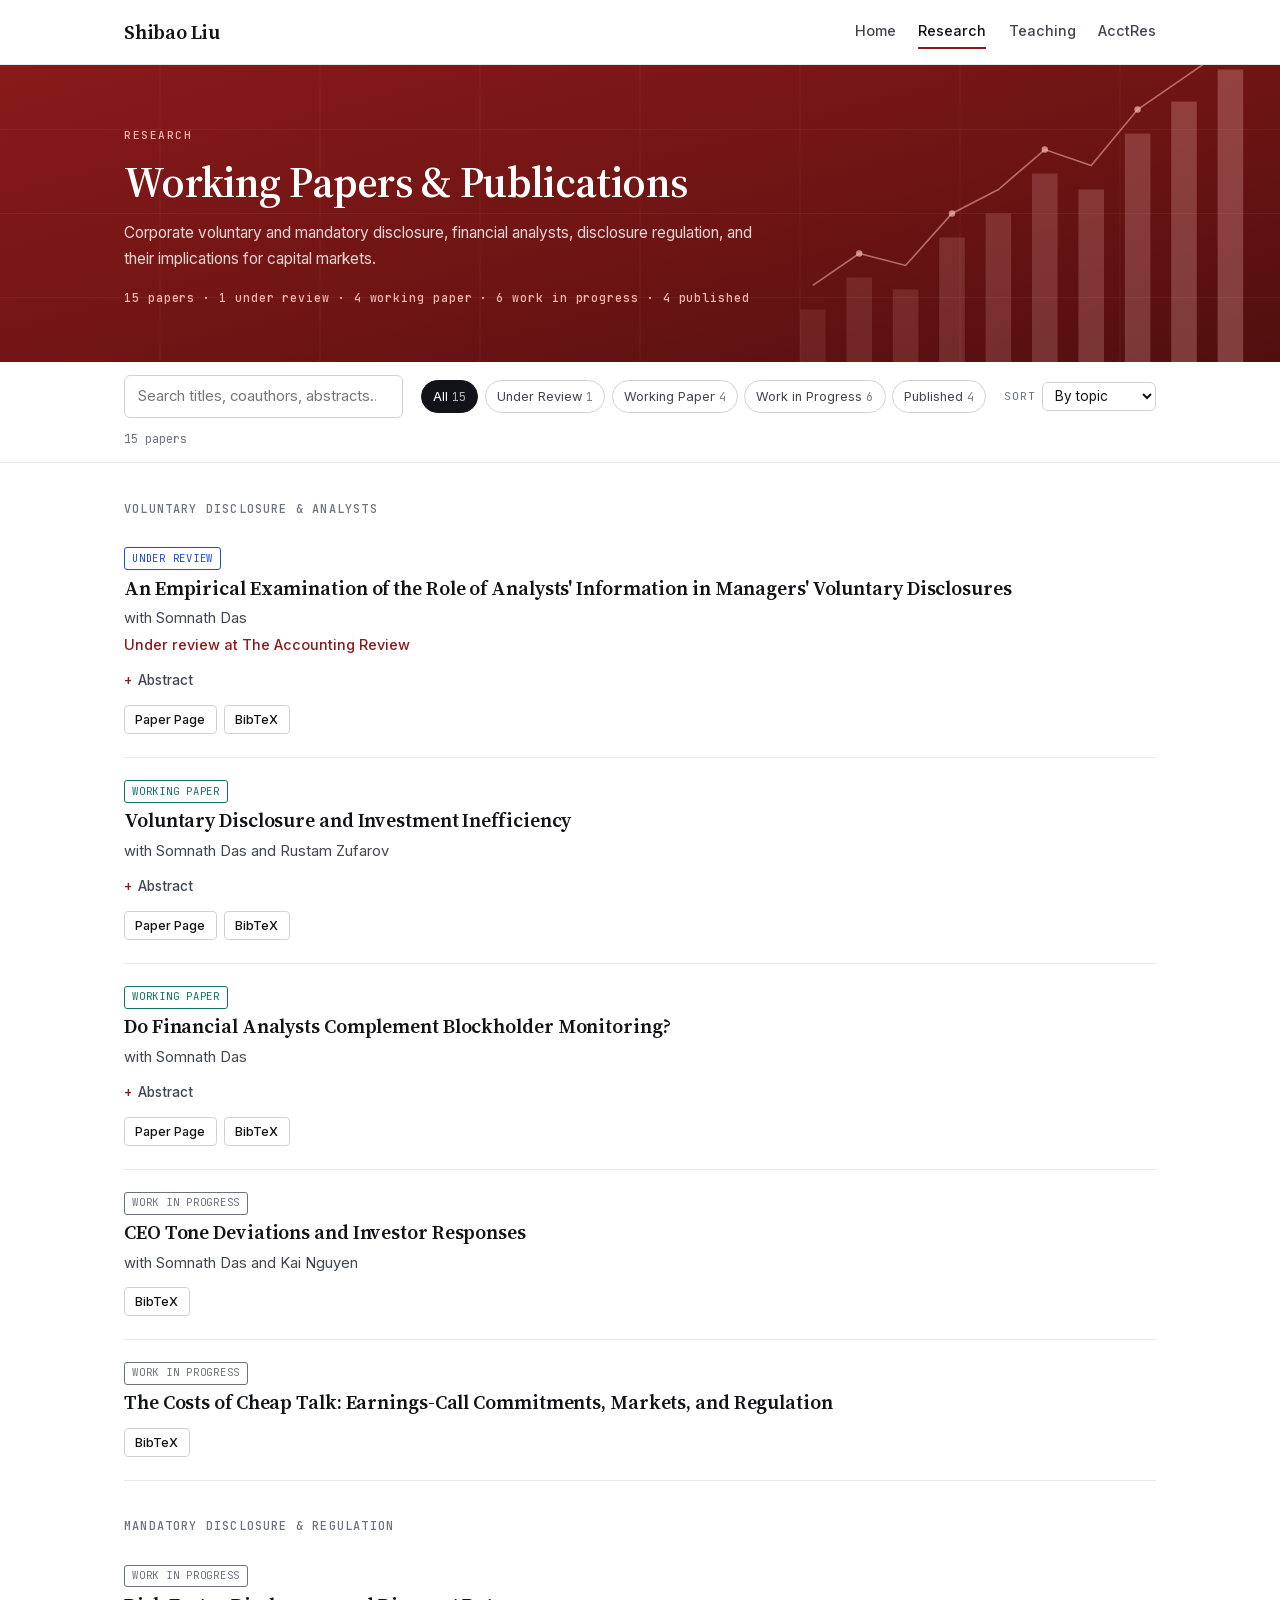
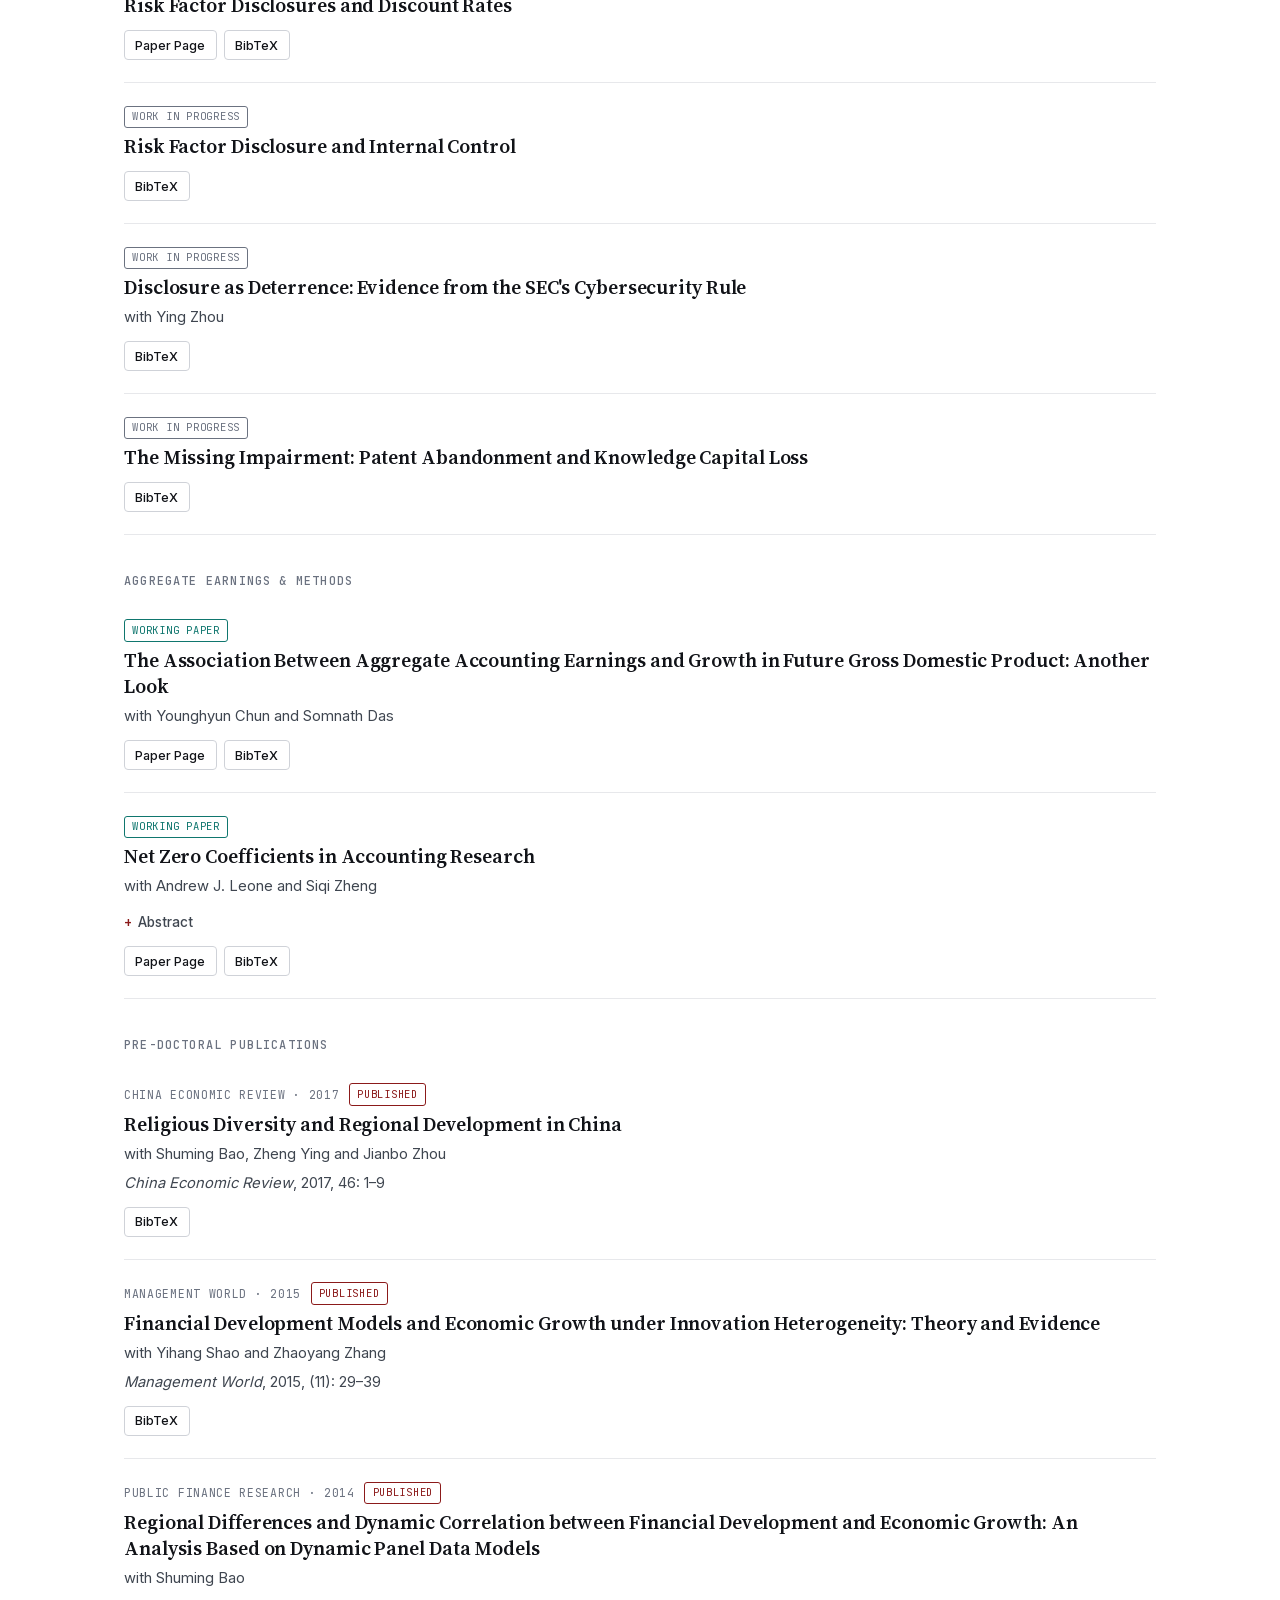
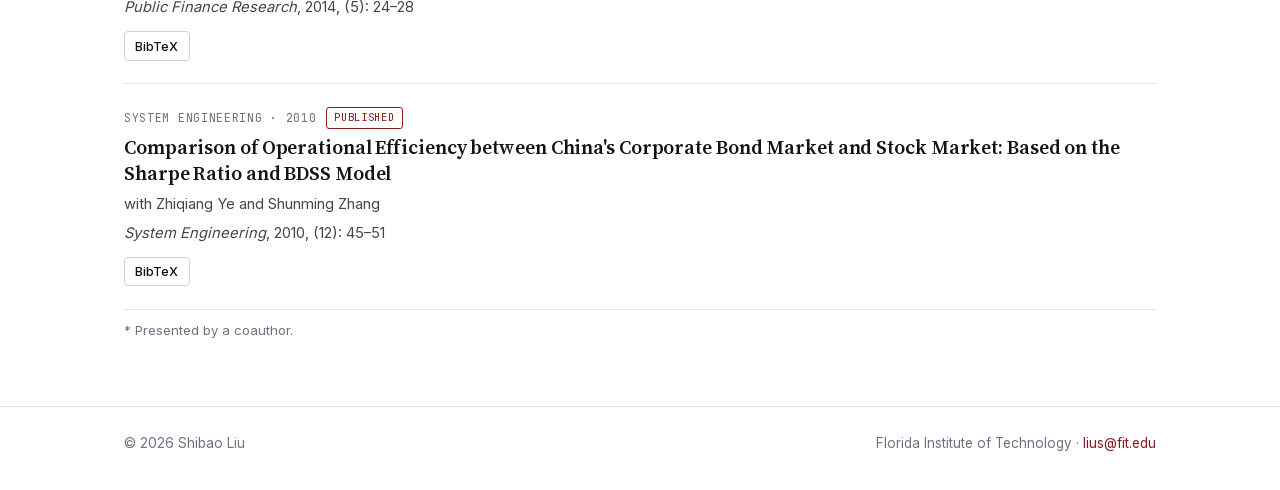
<file: research.html>
<!DOCTYPE html>
<html lang="en">
<head>
<meta charset="UTF-8">
<meta name="viewport" content="width=device-width, initial-scale=1.0">
<title>Research | Shibao Liu</title>
<meta name="description" content="Working papers and publications by Shibao Liu.">
<link rel="canonical" href="https://shibaoliu.github.io/research.html">
<meta property="og:type" content="profile">
<meta property="og:title" content="Research | Shibao Liu">
<meta property="og:description" content="Working papers and publications by Shibao Liu.">
<meta property="og:url" content="https://shibaoliu.github.io/research.html">
<meta property="og:image" content="https://shibaoliu.github.io/assets/og-card.png">
<meta property="og:image:width" content="1200">
<meta property="og:image:height" content="630">
<meta name="twitter:card" content="summary_large_image">
<meta name="color-scheme" content="light dark">
<link rel="preload" href="assets/fonts/source-serif-4.woff2" as="font" type="font/woff2" crossorigin>
<link rel="preload" href="assets/fonts/inter.woff2" as="font" type="font/woff2" crossorigin>
<link rel="icon" type="image/svg+xml" href="assets/favicon.svg">
<link rel="icon" type="image/png" sizes="32x32" href="assets/favicon-32.png">
<link rel="apple-touch-icon" href="assets/apple-touch-icon.png">
<link rel="alternate" type="application/atom+xml" title="Shibao Liu: Research" href="feed.xml">
<link rel="stylesheet" href="assets/site.css">

<script>(function(){var me=false;try{if(location.hash==="#mark-me")localStorage.setItem("gc_me","1");if(location.hash==="#unmark-me")localStorage.removeItem("gc_me");me=localStorage.getItem("gc_me")==="1";}catch(x){}window.goatcounter={no_onload: location.hostname !== "shibaoliu.github.io",path: function(p){return me ? "/me" + p : p;}};})();</script>
<script data-goatcounter="https://shibaoliu.goatcounter.com/count" async src="//gc.zgo.at/count.js"></script>
</head>
<body>
<a class="skip-link" href="#main">Skip to main content</a>
<header class="site-header">
  <div class="wrap">
    <div class="wordmark"><a href="index.html">Shibao Liu</a></div>
    <nav class="site-nav" aria-label="Primary">
      <a href="index.html">Home</a>
      <a href="research.html" class="active" aria-current="page">Research</a>
      <a href="teaching.html">Teaching</a>
      <a href="rr-tracker/index.html">AcctRes</a>
    </nav>
  </div>
</header>
<section class="page-hero ph-research">
  <div class="wrap">
    <div class="eyebrow">Research</div>
    <h1>Working Papers &amp; Publications</h1>
    <p class="lede">Corporate voluntary and mandatory disclosure, financial analysts, disclosure regulation, and their implications for capital markets.</p>
    <p class="hero-stats">15 papers &middot; 1 under review &middot; 4 working paper &middot; 6 work in progress &middot; 4 published</p>
  </div>
</section>
<div class="research-toolbar">
  <div class="wrap rt-row">
    <label class="visually-hidden" for="rt-search">Search papers</label>
    <input id="rt-search" class="rt-search" type="search" placeholder="Search titles, coauthors, abstracts&hellip;">
    <div class="chips" role="group" aria-label="Filter by status"><button type="button" class="chip" data-status="all" aria-pressed="true">All<span class="chip-n">15</span></button><button type="button" class="chip" data-status="review" aria-pressed="false">Under Review<span class="chip-n">1</span></button><button type="button" class="chip" data-status="working" aria-pressed="false">Working Paper<span class="chip-n">4</span></button><button type="button" class="chip" data-status="progress" aria-pressed="false">Work in Progress<span class="chip-n">6</span></button><button type="button" class="chip" data-status="published" aria-pressed="false">Published<span class="chip-n">4</span></button></div>
    <div class="rt-sort">
      <label for="rt-sort" class="rt-sort-label">Sort</label>
      <select id="rt-sort" class="rt-select">
        <option value="topic">By topic</option>
        <option value="status">By status</option>
        <option value="year">Newest first</option>
        <option value="title">Title A&ndash;Z</option>
      </select>
    </div>
    <span id="rt-count" class="rt-count" aria-live="polite"></span>
  </div>
</div>
<main id="main" tabindex="-1" class="main research-main">
  <div class="wrap">
    <div id="paper-list">
<section class="theme-group" data-theme="voluntary"><h2>Voluntary Disclosure &amp; Analysts</h2>
<article class="paper" id="analysts-information" style="view-transition-name:p-analysts-information"
  data-status="review" data-year="2026" data-order="0" data-title="an empirical examination of the role of analysts&#x27; information in managers&#x27; voluntary disclosures" data-search="an empirical examination of the role of analysts&#x27; information in managers&#x27; voluntary disclosures somnath das under review at the accounting review  under review voluntary disclosure &amp; analysts this paper examines whether and how analysts’ information influences managers’ voluntary disclosure. our primary focus is on the component of analyst information ‘unavailable to managers’. our primary proxy for this construct uses the barron, kim, lim, and stevens (1998) measure of analysts’ private information. we document that as the amount of information unavailable to managers increases, so does voluntary disclosure. our results are robust to alternative measures, alternative estimation approaches, and quasi-exogenous variation from brokerage mergers and closures. additional analysis suggests that this effect is in part driven by the component of macroeconomic information and local news included in analyst forecasts. furthermore, the effect is stronger for larger firms and firms with higher demand from analysts and weaker for firms with higher costs of voluntary disclosure. overall, we document that analysts’ information influences managers’ voluntary disclosures. this result is consistent with the notion that managers do learn from analysts.">
  <div class="paper-head"><span class="status-pill status-review">Under Review</span></div>
  <h3><a href="papers/analysts-information.html">An Empirical Examination of the Role of Analysts&#x27; Information in Managers&#x27; Voluntary Disclosures</a></h3>
  <p class="paper-authors">with Somnath Das</p>
  <p class="paper-note">Under review at The Accounting Review</p>
  <details class="paper-abstract"><summary>Abstract</summary><p>This paper examines whether and how analysts’ information influences managers’ voluntary disclosure. Our primary focus is on the component of analyst information ‘unavailable to managers’. Our primary proxy for this construct uses the Barron, Kim, Lim, and Stevens (1998) measure of analysts’ private information. We document that as the amount of information unavailable to managers increases, so does voluntary disclosure. Our results are robust to alternative measures, alternative estimation approaches, and quasi-exogenous variation from brokerage mergers and closures. Additional analysis suggests that this effect is in part driven by the component of macroeconomic information and local news included in analyst forecasts. Furthermore, the effect is stronger for larger firms and firms with higher demand from analysts and weaker for firms with higher costs of voluntary disclosure. Overall, we document that analysts’ information influences managers’ voluntary disclosures. This result is consistent with the notion that managers do learn from analysts.</p></details>
  <div class="entry-links"><a href="papers/analysts-information.html">Paper Page</a> <button type="button" class="bib-btn" data-bib="analysts-information">BibTeX</button></div>
  <script type="text/x-bibtex" id="bib-analysts-information">@unpublished{liu2026empirical,
  author = {Shibao Liu and Somnath Das},
  title = {An Empirical Examination of the Role of Analysts&#x27; Information in Managers&#x27; Voluntary Disclosures},
  year = {2026},
  note = {Working paper; under review at The Accounting Review}
}</script>
</article>
<article class="paper" id="investment-inefficiency" style="view-transition-name:p-investment-inefficiency"
  data-status="working" data-year="2026" data-order="1" data-title="voluntary disclosure and investment inefficiency" data-search="voluntary disclosure and investment inefficiency somnath das rustam zufarov   working paper voluntary disclosure &amp; analysts this paper examines the effect of voluntary disclosure on corporate investment efficiency. the role of voluntary disclosure in attenuating information asymmetries in capital markets is well documented, but whether a firm&#x27;s investment choices, and particularly its investment efficiency, are affected by managers&#x27; voluntary disclosures is less well understood. we document that voluntary disclosure is negatively associated with under-investment and positively associated with over-investment. results are consistent across several measures of voluntary disclosure and robust to an extensive set of controls. a staggered difference-in-differences design based on firms&#x27; inclusion in the s&amp;p 500 index suggests the results are less likely to be driven by endogeneity. managers&#x27; empire-building and propensity to make risky investments exacerbate the positive association between disclosure and over-investment, while the effect is mitigated for firms that operate in multiple segments, face stronger competition, hold more proprietary information, or employ higher-ability managers.">
  <div class="paper-head"><span class="status-pill status-working">Working Paper</span></div>
  <h3><a href="papers/investment-inefficiency.html">Voluntary Disclosure and Investment Inefficiency</a></h3>
  <p class="paper-authors">with Somnath Das and Rustam Zufarov</p>
  
  <details class="paper-abstract"><summary>Abstract</summary><p>This paper examines the effect of voluntary disclosure on corporate investment efficiency. The role of voluntary disclosure in attenuating information asymmetries in capital markets is well documented, but whether a firm&#x27;s investment choices, and particularly its investment efficiency, are affected by managers&#x27; voluntary disclosures is less well understood. We document that voluntary disclosure is negatively associated with under-investment and positively associated with over-investment. Results are consistent across several measures of voluntary disclosure and robust to an extensive set of controls. A staggered difference-in-differences design based on firms&#x27; inclusion in the S&amp;P 500 index suggests the results are less likely to be driven by endogeneity. Managers&#x27; empire-building and propensity to make risky investments exacerbate the positive association between disclosure and over-investment, while the effect is mitigated for firms that operate in multiple segments, face stronger competition, hold more proprietary information, or employ higher-ability managers.</p></details>
  <div class="entry-links"><a href="papers/investment-inefficiency.html">Paper Page</a> <button type="button" class="bib-btn" data-bib="investment-inefficiency">BibTeX</button></div>
  <script type="text/x-bibtex" id="bib-investment-inefficiency">@unpublished{liu2026voluntary,
  author = {Shibao Liu and Somnath Das and Rustam Zufarov},
  title = {Voluntary Disclosure and Investment Inefficiency},
  year = {2026},
  note = {Working paper}
}</script>
</article>
<article class="paper" id="blockholder-monitoring" style="view-transition-name:p-blockholder-monitoring"
  data-status="working" data-year="2026" data-order="2" data-title="do financial analysts complement blockholder monitoring?" data-search="do financial analysts complement blockholder monitoring? somnath das   working paper voluntary disclosure &amp; analysts we investigate whether the presence of financial analysts facilitates blockholder monitoring. prior work documents that blockholders and analysts each monitor firm outcomes. because analysts generate and disseminate relevant information, they may provide blockholders with additional information that enhances their ability to monitor. consistent with this view, the association between blockholder ownership and firm value is stronger in the presence of analysts. the enhancement is stronger for firms that are smaller, younger, riskier, and subject to higher agency costs of free cash flow. enhanced monitoring mitigates under-investment, lowers excess ceo compensation, and raises announcement returns in mergers. overall, the results suggest that analysts facilitate and complement monitoring by blockholders.">
  <div class="paper-head"><span class="status-pill status-working">Working Paper</span></div>
  <h3><a href="papers/blockholder-monitoring.html">Do Financial Analysts Complement Blockholder Monitoring?</a></h3>
  <p class="paper-authors">with Somnath Das</p>
  
  <details class="paper-abstract"><summary>Abstract</summary><p>We investigate whether the presence of financial analysts facilitates blockholder monitoring. Prior work documents that blockholders and analysts each monitor firm outcomes. Because analysts generate and disseminate relevant information, they may provide blockholders with additional information that enhances their ability to monitor. Consistent with this view, the association between blockholder ownership and firm value is stronger in the presence of analysts. The enhancement is stronger for firms that are smaller, younger, riskier, and subject to higher agency costs of free cash flow. Enhanced monitoring mitigates under-investment, lowers excess CEO compensation, and raises announcement returns in mergers. Overall, the results suggest that analysts facilitate and complement monitoring by blockholders.</p></details>
  <div class="entry-links"><a href="papers/blockholder-monitoring.html">Paper Page</a> <button type="button" class="bib-btn" data-bib="blockholder-monitoring">BibTeX</button></div>
  <script type="text/x-bibtex" id="bib-blockholder-monitoring">@unpublished{liu2026financial,
  author = {Shibao Liu and Somnath Das},
  title = {Do Financial Analysts Complement Blockholder Monitoring?},
  year = {2026},
  note = {Working paper}
}</script>
</article>
<article class="paper" id="ceo-tone" style="view-transition-name:p-ceo-tone"
  data-status="progress" data-year="2026" data-order="3" data-title="ceo tone deviations and investor responses" data-search="ceo tone deviations and investor responses somnath das kai nguyen   work in progress voluntary disclosure &amp; analysts ">
  <div class="paper-head"><span class="status-pill status-progress">Work in Progress</span></div>
  <h3>CEO Tone Deviations and Investor Responses</h3>
  <p class="paper-authors">with Somnath Das and Kai Nguyen</p>
  
  
  <div class="entry-links"><button type="button" class="bib-btn" data-bib="ceo-tone">BibTeX</button></div>
  <script type="text/x-bibtex" id="bib-ceo-tone">@unpublished{liu2026ceo,
  author = {Shibao Liu and Somnath Das and Kai Nguyen},
  title = {CEO Tone Deviations and Investor Responses},
  year = {2026},
  note = {Working paper}
}</script>
</article>
<article class="paper" id="cheap-talk" style="view-transition-name:p-cheap-talk"
  data-status="progress" data-year="2026" data-order="4" data-title="the costs of cheap talk: earnings-call commitments, markets, and regulation" data-search="the costs of cheap talk: earnings-call commitments, markets, and regulation    work in progress voluntary disclosure &amp; analysts ">
  <div class="paper-head"><span class="status-pill status-progress">Work in Progress</span></div>
  <h3>The Costs of Cheap Talk: Earnings-Call Commitments, Markets, and Regulation</h3>
  
  
  
  <div class="entry-links"><button type="button" class="bib-btn" data-bib="cheap-talk">BibTeX</button></div>
  <script type="text/x-bibtex" id="bib-cheap-talk">@unpublished{liu2026costs,
  author = {Shibao Liu},
  title = {The Costs of Cheap Talk: Earnings-Call Commitments, Markets, and Regulation},
  year = {2026},
  note = {Working paper}
}</script>
</article></section>
<section class="theme-group" data-theme="mandatory"><h2>Mandatory Disclosure &amp; Regulation</h2>
<article class="paper" id="risk-factor-discount-rates" style="view-transition-name:p-risk-factor-discount-rates"
  data-status="progress" data-year="2026" data-order="5" data-title="risk factor disclosures and discount rates" data-search="risk factor disclosures and discount rates    work in progress mandatory disclosure &amp; regulation ">
  <div class="paper-head"><span class="status-pill status-progress">Work in Progress</span></div>
  <h3><a href="papers/risk-factor-discount-rates.html">Risk Factor Disclosures and Discount Rates</a></h3>
  
  
  
  <div class="entry-links"><a href="papers/risk-factor-discount-rates.html">Paper Page</a> <button type="button" class="bib-btn" data-bib="risk-factor-discount-rates">BibTeX</button></div>
  <script type="text/x-bibtex" id="bib-risk-factor-discount-rates">@unpublished{liu2026risk,
  author = {Shibao Liu},
  title = {Risk Factor Disclosures and Discount Rates},
  year = {2026},
  note = {Working paper}
}</script>
</article>
<article class="paper" id="risk-factor-internal-control" style="view-transition-name:p-risk-factor-internal-control"
  data-status="progress" data-year="2026" data-order="6" data-title="risk factor disclosure and internal control" data-search="risk factor disclosure and internal control    work in progress mandatory disclosure &amp; regulation ">
  <div class="paper-head"><span class="status-pill status-progress">Work in Progress</span></div>
  <h3>Risk Factor Disclosure and Internal Control</h3>
  
  
  
  <div class="entry-links"><button type="button" class="bib-btn" data-bib="risk-factor-internal-control">BibTeX</button></div>
  <script type="text/x-bibtex" id="bib-risk-factor-internal-control">@unpublished{liu2026risk,
  author = {Shibao Liu},
  title = {Risk Factor Disclosure and Internal Control},
  year = {2026},
  note = {Working paper}
}</script>
</article>
<article class="paper" id="cyber-deterrence" style="view-transition-name:p-cyber-deterrence"
  data-status="progress" data-year="2026" data-order="7" data-title="disclosure as deterrence: evidence from the sec&#x27;s cybersecurity rule" data-search="disclosure as deterrence: evidence from the sec&#x27;s cybersecurity rule ying zhou   work in progress mandatory disclosure &amp; regulation ">
  <div class="paper-head"><span class="status-pill status-progress">Work in Progress</span></div>
  <h3>Disclosure as Deterrence: Evidence from the SEC&#x27;s Cybersecurity Rule</h3>
  <p class="paper-authors">with Ying Zhou</p>
  
  
  <div class="entry-links"><button type="button" class="bib-btn" data-bib="cyber-deterrence">BibTeX</button></div>
  <script type="text/x-bibtex" id="bib-cyber-deterrence">@unpublished{liu2026disclosure,
  author = {Shibao Liu and Ying Zhou},
  title = {Disclosure as Deterrence: Evidence from the SEC&#x27;s Cybersecurity Rule},
  year = {2026},
  note = {Working paper}
}</script>
</article>
<article class="paper" id="missing-impairment" style="view-transition-name:p-missing-impairment"
  data-status="progress" data-year="2026" data-order="8" data-title="the missing impairment: patent abandonment and knowledge capital loss" data-search="the missing impairment: patent abandonment and knowledge capital loss    work in progress mandatory disclosure &amp; regulation ">
  <div class="paper-head"><span class="status-pill status-progress">Work in Progress</span></div>
  <h3>The Missing Impairment: Patent Abandonment and Knowledge Capital Loss</h3>
  
  
  
  <div class="entry-links"><button type="button" class="bib-btn" data-bib="missing-impairment">BibTeX</button></div>
  <script type="text/x-bibtex" id="bib-missing-impairment">@unpublished{liu2026missing,
  author = {Shibao Liu},
  title = {The Missing Impairment: Patent Abandonment and Knowledge Capital Loss},
  year = {2026},
  note = {Working paper}
}</script>
</article></section>
<section class="theme-group" data-theme="methods"><h2>Aggregate Earnings &amp; Methods</h2>
<article class="paper" id="aggregate-earnings-gdp" style="view-transition-name:p-aggregate-earnings-gdp"
  data-status="working" data-year="2026" data-order="9" data-title="the association between aggregate accounting earnings and growth in future gross domestic product: another look" data-search="the association between aggregate accounting earnings and growth in future gross domestic product: another look younghyun chun somnath das   working paper aggregate earnings &amp; methods ">
  <div class="paper-head"><span class="status-pill status-working">Working Paper</span></div>
  <h3><a href="papers/aggregate-earnings-gdp.html">The Association Between Aggregate Accounting Earnings and Growth in Future Gross Domestic Product: Another Look</a></h3>
  <p class="paper-authors">with Younghyun Chun and Somnath Das</p>
  
  
  <div class="entry-links"><a href="papers/aggregate-earnings-gdp.html">Paper Page</a> <button type="button" class="bib-btn" data-bib="aggregate-earnings-gdp">BibTeX</button></div>
  <script type="text/x-bibtex" id="bib-aggregate-earnings-gdp">@unpublished{liu2026association,
  author = {Shibao Liu and Younghyun Chun and Somnath Das},
  title = {The Association Between Aggregate Accounting Earnings and Growth in Future Gross Domestic Product: Another Look},
  year = {2026},
  note = {Working paper}
}</script>
</article>
<article class="paper" id="net-zero-coefficients" style="view-transition-name:p-net-zero-coefficients"
  data-status="working" data-year="2026" data-order="10" data-title="net zero coefficients in accounting research" data-search="net zero coefficients in accounting research andrew j. leone siqi zheng   working paper aggregate earnings &amp; methods a surprising number of empirical accounting studies report regressions in which two coefficients are economically large, statistically significant, and roughly equal in magnitude but opposite in sign. searching five leading journals from 1996 through 2025, we find the pattern in nearly 10 percent of articles. building on kalnins (2018), we derive the conditions under which these opposite-signed coefficients, which we call net-zero coefficients, are an econometric artifact rather than a substantive finding. in the typical case we study, each regressor is positively correlated with the dependent variable on its own, but the sign of one coefficient flips and the magnitudes of both increase when the two variables are included in the same regression. we show that this occurs when the two regressors are highly correlated with each other and are unequally correlated with the dependent variable, and that the second condition can be created simply by adding a control variable. we extend the framework to interacted regressions and show that net-zero coefficients on a main effect and its interaction can also be generated by features of the data, such as unequal variances across groups, that do not reflect a difference in the underlying relation. we illustrate the framework with both real and simulated data. we supplement our derivations and simulations with several empirical examples. finally, we propose a five-step diagnostic that researchers can use to identify potential type i errors and inflated magnitudes when such patterns arise.">
  <div class="paper-head"><span class="status-pill status-working">Working Paper</span></div>
  <h3><a href="papers/net-zero-coefficients.html">Net Zero Coefficients in Accounting Research</a></h3>
  <p class="paper-authors">with Andrew J. Leone and Siqi Zheng</p>
  
  <details class="paper-abstract"><summary>Abstract</summary><p>A surprising number of empirical accounting studies report regressions in which two coefficients are economically large, statistically significant, and roughly equal in magnitude but opposite in sign. Searching five leading journals from 1996 through 2025, we find the pattern in nearly 10 percent of articles. Building on Kalnins (2018), we derive the conditions under which these opposite-signed coefficients, which we call net-zero coefficients, are an econometric artifact rather than a substantive finding. In the typical case we study, each regressor is positively correlated with the dependent variable on its own, but the sign of one coefficient flips and the magnitudes of both increase when the two variables are included in the same regression. We show that this occurs when the two regressors are highly correlated with each other and are unequally correlated with the dependent variable, and that the second condition can be created simply by adding a control variable. We extend the framework to interacted regressions and show that net-zero coefficients on a main effect and its interaction can also be generated by features of the data, such as unequal variances across groups, that do not reflect a difference in the underlying relation. We illustrate the framework with both real and simulated data. We supplement our derivations and simulations with several empirical examples. Finally, we propose a five-step diagnostic that researchers can use to identify potential Type I errors and inflated magnitudes when such patterns arise.</p></details>
  <div class="entry-links"><a href="papers/net-zero-coefficients.html">Paper Page</a> <button type="button" class="bib-btn" data-bib="net-zero-coefficients">BibTeX</button></div>
  <script type="text/x-bibtex" id="bib-net-zero-coefficients">@unpublished{liu2026net,
  author = {Shibao Liu and Andrew J. Leone and Siqi Zheng},
  title = {Net Zero Coefficients in Accounting Research},
  year = {2026},
  note = {Working paper}
}</script>
</article></section>
<section class="theme-group" data-theme="predoc"><h2>Pre-Doctoral Publications</h2>
<article class="paper" id="religious-diversity" style="view-transition-name:p-religious-diversity"
  data-status="published" data-year="2017" data-order="11" data-title="religious diversity and regional development in china" data-search="religious diversity and regional development in china shuming bao zheng ying jianbo zhou  china economic review published pre-doctoral publications ">
  <div class="paper-head"><span class="paper-kicker">China Economic Review &middot; 2017</span><span class="status-pill status-published">Published</span></div>
  <h3>Religious Diversity and Regional Development in China</h3>
  <p class="paper-authors">with Shuming Bao, Zheng Ying and Jianbo Zhou</p>
  <p class="paper-authors"><em>China Economic Review</em>, 2017, 46: 1–9</p>
  
  <div class="entry-links"><button type="button" class="bib-btn" data-bib="religious-diversity">BibTeX</button></div>
  <script type="text/x-bibtex" id="bib-religious-diversity">@article{liu2017religious,
  author = {Shibao Liu and Shuming Bao and Zheng Ying and Jianbo Zhou},
  title = {Religious Diversity and Regional Development in China},
  journal = {China Economic Review},
  year = {2017}
}</script>
</article>
<article class="paper" id="financial-development-innovation" style="view-transition-name:p-financial-development-innovation"
  data-status="published" data-year="2015" data-order="12" data-title="financial development models and economic growth under innovation heterogeneity: theory and evidence" data-search="financial development models and economic growth under innovation heterogeneity: theory and evidence yihang shao zhaoyang zhang  management world published pre-doctoral publications ">
  <div class="paper-head"><span class="paper-kicker">Management World &middot; 2015</span><span class="status-pill status-published">Published</span></div>
  <h3>Financial Development Models and Economic Growth under Innovation Heterogeneity: Theory and Evidence</h3>
  <p class="paper-authors">with Yihang Shao and Zhaoyang Zhang</p>
  <p class="paper-authors"><em>Management World</em>, 2015, (11): 29–39</p>
  
  <div class="entry-links"><button type="button" class="bib-btn" data-bib="financial-development-innovation">BibTeX</button></div>
  <script type="text/x-bibtex" id="bib-financial-development-innovation">@article{liu2015financial,
  author = {Shibao Liu and Yihang Shao and Zhaoyang Zhang},
  title = {Financial Development Models and Economic Growth under Innovation Heterogeneity: Theory and Evidence},
  journal = {Management World},
  year = {2015}
}</script>
</article>
<article class="paper" id="financial-development-regional" style="view-transition-name:p-financial-development-regional"
  data-status="published" data-year="2014" data-order="13" data-title="regional differences and dynamic correlation between financial development and economic growth: an analysis based on dynamic panel data models" data-search="regional differences and dynamic correlation between financial development and economic growth: an analysis based on dynamic panel data models shuming bao  public finance research published pre-doctoral publications ">
  <div class="paper-head"><span class="paper-kicker">Public Finance Research &middot; 2014</span><span class="status-pill status-published">Published</span></div>
  <h3>Regional Differences and Dynamic Correlation between Financial Development and Economic Growth: An Analysis Based on Dynamic Panel Data Models</h3>
  <p class="paper-authors">with Shuming Bao</p>
  <p class="paper-authors"><em>Public Finance Research</em>, 2014, (5): 24–28</p>
  
  <div class="entry-links"><button type="button" class="bib-btn" data-bib="financial-development-regional">BibTeX</button></div>
  <script type="text/x-bibtex" id="bib-financial-development-regional">@article{liu2014regional,
  author = {Shibao Liu and Shuming Bao},
  title = {Regional Differences and Dynamic Correlation between Financial Development and Economic Growth: An Analysis Based on Dynamic Panel Data Models},
  journal = {Public Finance Research},
  year = {2014}
}</script>
</article>
<article class="paper" id="bond-stock-efficiency" style="view-transition-name:p-bond-stock-efficiency"
  data-status="published" data-year="2010" data-order="14" data-title="comparison of operational efficiency between china&#x27;s corporate bond market and stock market: based on the sharpe ratio and bdss model" data-search="comparison of operational efficiency between china&#x27;s corporate bond market and stock market: based on the sharpe ratio and bdss model zhiqiang ye shunming zhang  system engineering published pre-doctoral publications ">
  <div class="paper-head"><span class="paper-kicker">System Engineering &middot; 2010</span><span class="status-pill status-published">Published</span></div>
  <h3>Comparison of Operational Efficiency between China&#x27;s Corporate Bond Market and Stock Market: Based on the Sharpe Ratio and BDSS Model</h3>
  <p class="paper-authors">with Zhiqiang Ye and Shunming Zhang</p>
  <p class="paper-authors"><em>System Engineering</em>, 2010, (12): 45–51</p>
  
  <div class="entry-links"><button type="button" class="bib-btn" data-bib="bond-stock-efficiency">BibTeX</button></div>
  <script type="text/x-bibtex" id="bib-bond-stock-efficiency">@article{liu2010comparison,
  author = {Shibao Liu and Zhiqiang Ye and Shunming Zhang},
  title = {Comparison of Operational Efficiency between China&#x27;s Corporate Bond Market and Stock Market: Based on the Sharpe Ratio and BDSS Model},
  journal = {System Engineering},
  year = {2010}
}</script>
</article></section>
    </div>
    <div id="flat-list" hidden></div>
    <p id="rt-empty" class="empty-state" hidden>No papers match that search.</p>
    <p class="footnote">* Presented by a coauthor.</p>
  </div>
</main>
<footer class="site-footer">
  <div class="wrap">
    <span>&copy; 2026 Shibao Liu</span>
    <span>Florida Institute of Technology &middot; <a href="mailto:lius@fit.edu">lius@fit.edu</a></span>
  </div>
</footer>
<script src="assets/site.js" defer></script>
</body>
</html>
</file>
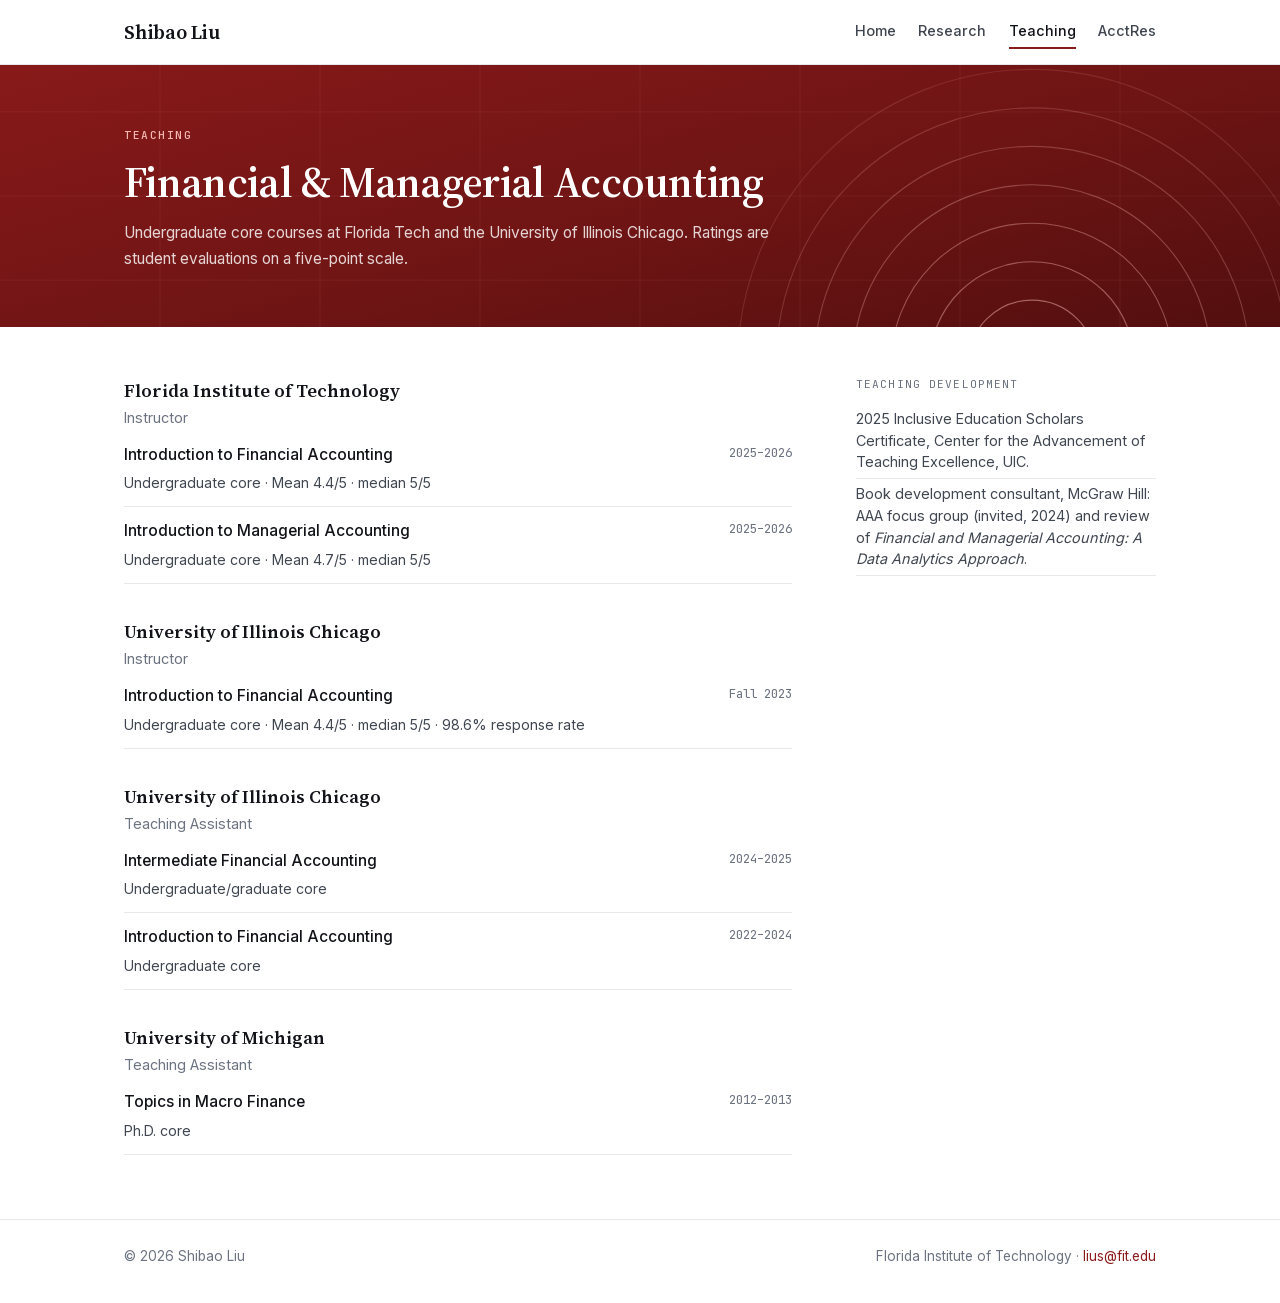
<file: teaching.html>
<!DOCTYPE html>
<html lang="en">
<head>
<meta charset="UTF-8">
<meta name="viewport" content="width=device-width, initial-scale=1.0">
<title>Teaching | Shibao Liu</title>
<meta name="description" content="Shibao Liu, Assistant Professor of Accounting, Florida Institute of Technology.">
<link rel="canonical" href="https://shibaoliu.github.io/teaching.html">
<meta property="og:type" content="profile">
<meta property="og:title" content="Teaching | Shibao Liu">
<meta property="og:description" content="Shibao Liu, Assistant Professor of Accounting, Florida Institute of Technology.">
<meta property="og:url" content="https://shibaoliu.github.io/teaching.html">
<meta property="og:image" content="https://shibaoliu.github.io/assets/og-card.png">
<meta property="og:image:width" content="1200">
<meta property="og:image:height" content="630">
<meta name="twitter:card" content="summary_large_image">
<meta name="color-scheme" content="light dark">
<link rel="preload" href="assets/fonts/source-serif-4.woff2" as="font" type="font/woff2" crossorigin>
<link rel="preload" href="assets/fonts/inter.woff2" as="font" type="font/woff2" crossorigin>
<link rel="icon" type="image/svg+xml" href="assets/favicon.svg">
<link rel="icon" type="image/png" sizes="32x32" href="assets/favicon-32.png">
<link rel="apple-touch-icon" href="assets/apple-touch-icon.png">
<link rel="alternate" type="application/atom+xml" title="Shibao Liu: Research" href="feed.xml">
<link rel="stylesheet" href="assets/site.css">

<script>(function(){var me=false;try{if(location.hash==="#mark-me")localStorage.setItem("gc_me","1");if(location.hash==="#unmark-me")localStorage.removeItem("gc_me");me=localStorage.getItem("gc_me")==="1";}catch(x){}window.goatcounter={no_onload: location.hostname !== "shibaoliu.github.io",path: function(p){return me ? "/me" + p : p;}};})();</script>
<script data-goatcounter="https://shibaoliu.goatcounter.com/count" async src="//gc.zgo.at/count.js"></script>
</head>
<body>
<a class="skip-link" href="#main">Skip to main content</a>
<header class="site-header">
  <div class="wrap">
    <div class="wordmark"><a href="index.html">Shibao Liu</a></div>
    <nav class="site-nav" aria-label="Primary">
      <a href="index.html">Home</a>
      <a href="research.html">Research</a>
      <a href="teaching.html" class="active" aria-current="page">Teaching</a>
      <a href="rr-tracker/index.html">AcctRes</a>
    </nav>
  </div>
</header>
<section class="page-hero ph-teaching">
  <div class="wrap">
    <div class="eyebrow">Teaching</div>
    <h1>Financial &amp; Managerial Accounting</h1>
    <p class="lede">Undergraduate core courses at Florida Tech and the University of Illinois Chicago. Ratings are student evaluations on a five-point scale.</p>
    
  </div>
</section>
<main id="main" tabindex="-1" class="main">
  <div class="wrap cols">
    <div><div class="course-group"><h3>Florida Institute of Technology</h3><p class="role">Instructor</p><div class="course"><span class="name">Introduction to Financial Accounting</span><span class="when">2025–2026</span><span class="detail">Undergraduate core &middot; Mean 4.4/5 · median 5/5</span></div><div class="course"><span class="name">Introduction to Managerial Accounting</span><span class="when">2025–2026</span><span class="detail">Undergraduate core &middot; Mean 4.7/5 · median 5/5</span></div></div><div class="course-group"><h3>University of Illinois Chicago</h3><p class="role">Instructor</p><div class="course"><span class="name">Introduction to Financial Accounting</span><span class="when">Fall 2023</span><span class="detail">Undergraduate core &middot; Mean 4.4/5 · median 5/5 · 98.6% response rate</span></div></div><div class="course-group"><h3>University of Illinois Chicago</h3><p class="role">Teaching Assistant</p><div class="course"><span class="name">Intermediate Financial Accounting</span><span class="when">2024–2025</span><span class="detail">Undergraduate/graduate core</span></div><div class="course"><span class="name">Introduction to Financial Accounting</span><span class="when">2022–2024</span><span class="detail">Undergraduate core</span></div></div><div class="course-group"><h3>University of Michigan</h3><p class="role">Teaching Assistant</p><div class="course"><span class="name">Topics in Macro Finance</span><span class="when">2012–2013</span><span class="detail">Ph.D. core</span></div></div></div>
    <aside><div class="rail-block"><div class="rail-heading">Teaching Development</div><ul class="rail-list"><li>2025 Inclusive Education Scholars Certificate, Center for the Advancement of Teaching Excellence, UIC.</li><li>Book development consultant, McGraw Hill: AAA focus group (invited, 2024) and review of <em>Financial and Managerial Accounting: A Data Analytics Approach</em>.</li></ul></div></aside>
  </div>
</main>
<footer class="site-footer">
  <div class="wrap">
    <span>&copy; 2026 Shibao Liu</span>
    <span>Florida Institute of Technology &middot; <a href="mailto:lius@fit.edu">lius@fit.edu</a></span>
  </div>
</footer>
<script src="assets/site.js" defer></script>
</body>
</html>
</file>
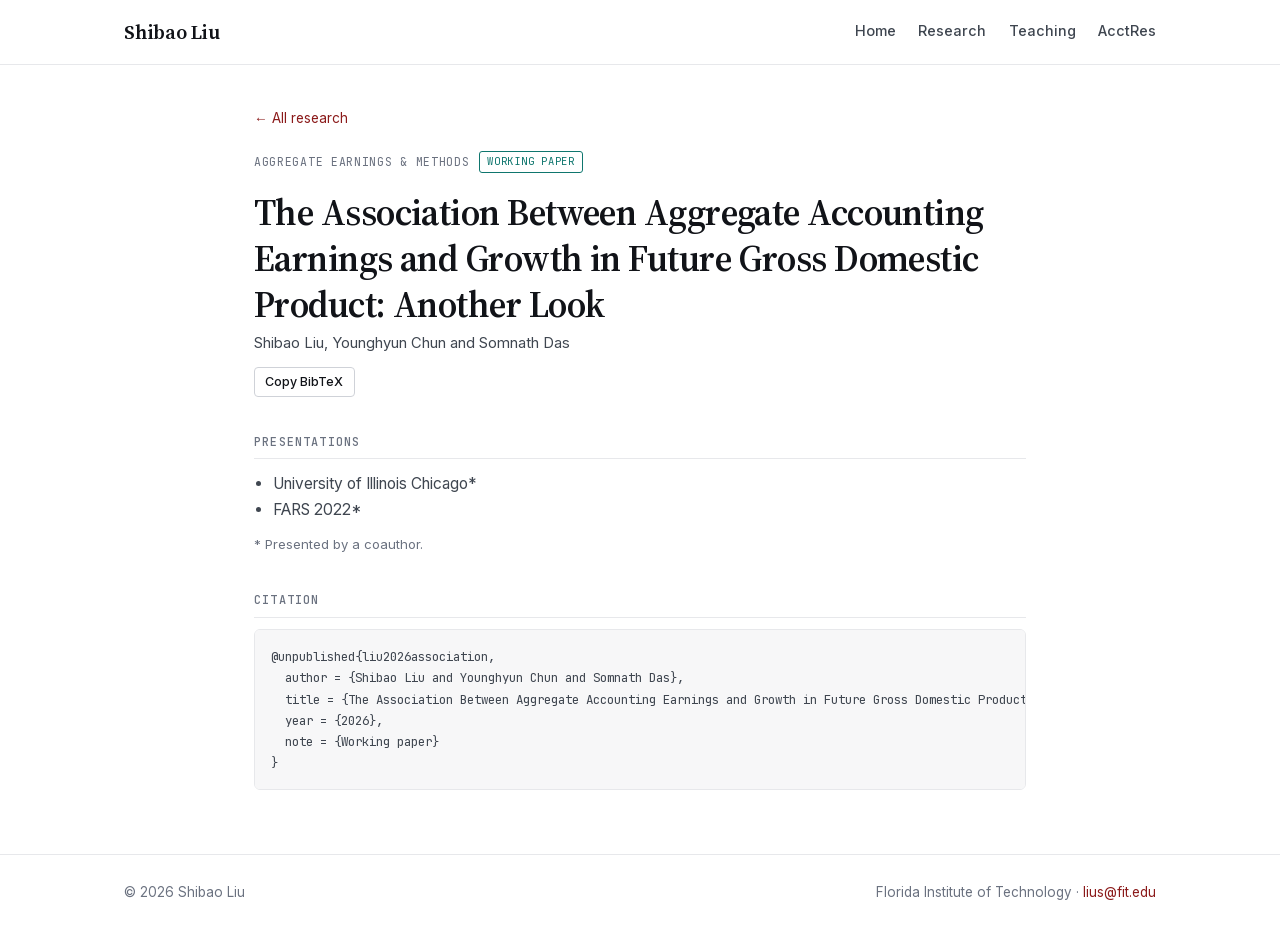
<file: papers/aggregate-earnings-gdp.html>
<!DOCTYPE html>
<html lang="en">
<head>
<meta charset="UTF-8">
<meta name="viewport" content="width=device-width, initial-scale=1.0">
<title>The Association Between Aggregate Accounting Earnings and Growth in Future Gross Domestic Product: Another Look | Shibao Liu</title>
<meta name="description" content="The Association Between Aggregate Accounting Earnings and Growth in Future Gross Domestic Product: Another Look">
<link rel="canonical" href="https://shibaoliu.github.io/papers/aggregate-earnings-gdp.html">
<meta property="og:type" content="profile">
<meta property="og:title" content="The Association Between Aggregate Accounting Earnings and Growth in Future Gross Domestic Product: Another Look | Shibao Liu">
<meta property="og:description" content="The Association Between Aggregate Accounting Earnings and Growth in Future Gross Domestic Product: Another Look">
<meta property="og:url" content="https://shibaoliu.github.io/papers/aggregate-earnings-gdp.html">
<meta property="og:image" content="https://shibaoliu.github.io/assets/og-card.png">
<meta property="og:image:width" content="1200">
<meta property="og:image:height" content="630">
<meta name="twitter:card" content="summary_large_image">
<meta name="color-scheme" content="light dark">
<link rel="preload" href="../assets/fonts/source-serif-4.woff2" as="font" type="font/woff2" crossorigin>
<link rel="preload" href="../assets/fonts/inter.woff2" as="font" type="font/woff2" crossorigin>
<link rel="icon" type="image/svg+xml" href="../assets/favicon.svg">
<link rel="icon" type="image/png" sizes="32x32" href="../assets/favicon-32.png">
<link rel="apple-touch-icon" href="../assets/apple-touch-icon.png">
<link rel="alternate" type="application/atom+xml" title="Shibao Liu: Research" href="../feed.xml">
<link rel="stylesheet" href="../assets/site.css">

<script>(function(){var me=false;try{if(location.hash==="#mark-me")localStorage.setItem("gc_me","1");if(location.hash==="#unmark-me")localStorage.removeItem("gc_me");me=localStorage.getItem("gc_me")==="1";}catch(x){}window.goatcounter={no_onload: location.hostname !== "shibaoliu.github.io",path: function(p){return me ? "/me" + p : p;}};})();</script>
<script data-goatcounter="https://shibaoliu.goatcounter.com/count" async src="//gc.zgo.at/count.js"></script>
</head>
<body>
<a class="skip-link" href="#main">Skip to main content</a>
<header class="site-header">
  <div class="wrap">
    <div class="wordmark"><a href="../index.html">Shibao Liu</a></div>
    <nav class="site-nav" aria-label="Primary">
      <a href="../index.html">Home</a>
      <a href="../research.html">Research</a>
      <a href="../teaching.html">Teaching</a>
      <a href="../rr-tracker/index.html">AcctRes</a>
    </nav>
  </div>
</header>
<main id="main" tabindex="-1" class="paper-page">
  <div class="wrap" style="view-transition-name:p-aggregate-earnings-gdp">
    <a class="crumb" href="../research.html">&larr; All research</a>
    <div class="paper-head"><span class="paper-kicker">Aggregate Earnings &amp; Methods</span><span class="status-pill status-working">Working Paper</span></div>
    <h1>The Association Between Aggregate Accounting Earnings and Growth in Future Gross Domestic Product: Another Look</h1>
    <p class="paper-authors">Shibao Liu, Younghyun Chun and Somnath Das</p>
    
    <div class="entry-links"><button type="button" class="bib-btn" data-bib="aggregate-earnings-gdp">Copy BibTeX</button></div>
    
    <h2>Presentations</h2><ul><li>University of Illinois Chicago*</li><li>FARS 2022*</li></ul><p class="footnote">* Presented by a coauthor.</p>
    <h2>Citation</h2>
    <pre class="bib" id="bib-aggregate-earnings-gdp">@unpublished{liu2026association,
  author = {Shibao Liu and Younghyun Chun and Somnath Das},
  title = {The Association Between Aggregate Accounting Earnings and Growth in Future Gross Domestic Product: Another Look},
  year = {2026},
  note = {Working paper}
}</pre>
  </div>
</main>
<footer class="site-footer">
  <div class="wrap">
    <span>&copy; 2026 Shibao Liu</span>
    <span>Florida Institute of Technology &middot; <a href="mailto:lius@fit.edu">lius@fit.edu</a></span>
  </div>
</footer>
<script src="../assets/site.js" defer></script>
</body>
</html>
</file>
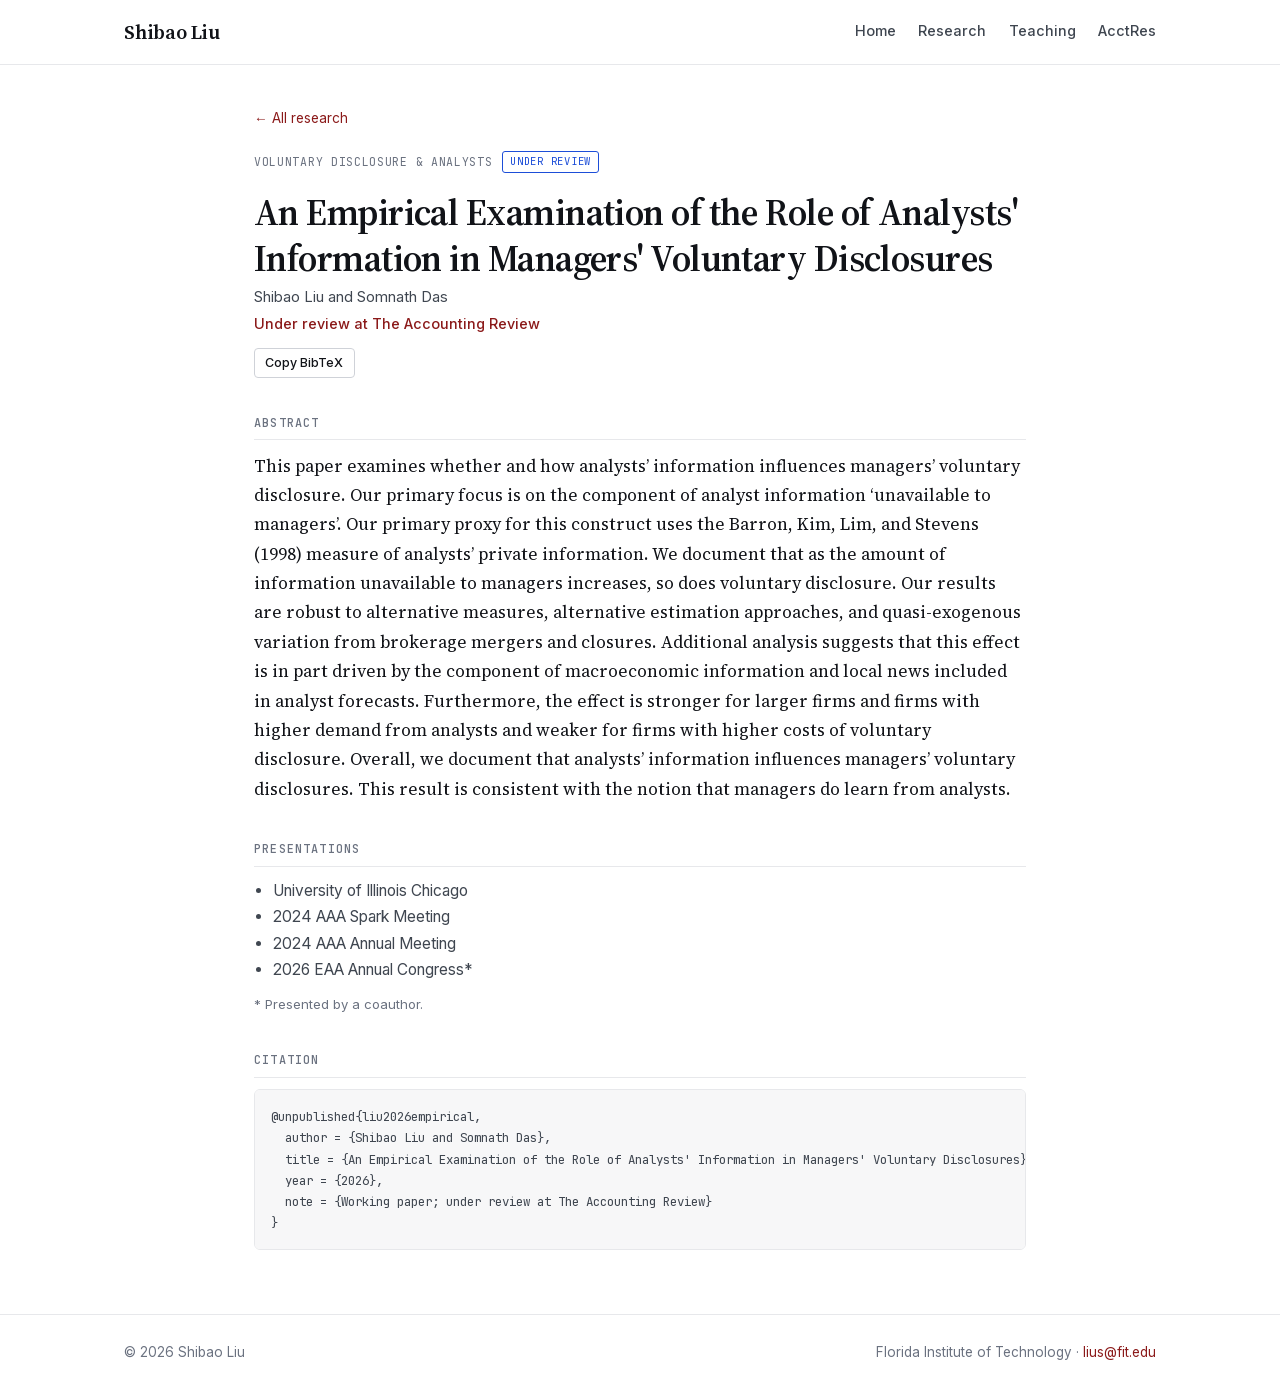
<file: papers/analysts-information.html>
<!DOCTYPE html>
<html lang="en">
<head>
<meta charset="UTF-8">
<meta name="viewport" content="width=device-width, initial-scale=1.0">
<title>An Empirical Examination of the Role of Analysts&#x27; Information in Managers&#x27; Voluntary Disclosures | Shibao Liu</title>
<meta name="description" content="This paper examines whether and how analysts’ information influences managers’ voluntary disclosure. Our primary focus is on the component of analyst information ‘unavailable to managers’. Our primary proxy for this construct uses the Barron, Kim, Lim, and Stevens (1998) measure of analysts’ private">
<link rel="canonical" href="https://shibaoliu.github.io/papers/analysts-information.html">
<meta property="og:type" content="profile">
<meta property="og:title" content="An Empirical Examination of the Role of Analysts&#x27; Information in Managers&#x27; Voluntary Disclosures | Shibao Liu">
<meta property="og:description" content="This paper examines whether and how analysts’ information influences managers’ voluntary disclosure. Our primary focus is on the component of analyst information ‘unavailable to managers’. Our primary proxy for this construct uses the Barron, Kim, Lim, and Stevens (1998) measure of analysts’ private">
<meta property="og:url" content="https://shibaoliu.github.io/papers/analysts-information.html">
<meta property="og:image" content="https://shibaoliu.github.io/assets/og-card.png">
<meta property="og:image:width" content="1200">
<meta property="og:image:height" content="630">
<meta name="twitter:card" content="summary_large_image">
<meta name="color-scheme" content="light dark">
<link rel="preload" href="../assets/fonts/source-serif-4.woff2" as="font" type="font/woff2" crossorigin>
<link rel="preload" href="../assets/fonts/inter.woff2" as="font" type="font/woff2" crossorigin>
<link rel="icon" type="image/svg+xml" href="../assets/favicon.svg">
<link rel="icon" type="image/png" sizes="32x32" href="../assets/favicon-32.png">
<link rel="apple-touch-icon" href="../assets/apple-touch-icon.png">
<link rel="alternate" type="application/atom+xml" title="Shibao Liu: Research" href="../feed.xml">
<link rel="stylesheet" href="../assets/site.css">

<script>(function(){var me=false;try{if(location.hash==="#mark-me")localStorage.setItem("gc_me","1");if(location.hash==="#unmark-me")localStorage.removeItem("gc_me");me=localStorage.getItem("gc_me")==="1";}catch(x){}window.goatcounter={no_onload: location.hostname !== "shibaoliu.github.io",path: function(p){return me ? "/me" + p : p;}};})();</script>
<script data-goatcounter="https://shibaoliu.goatcounter.com/count" async src="//gc.zgo.at/count.js"></script>
</head>
<body>
<a class="skip-link" href="#main">Skip to main content</a>
<header class="site-header">
  <div class="wrap">
    <div class="wordmark"><a href="../index.html">Shibao Liu</a></div>
    <nav class="site-nav" aria-label="Primary">
      <a href="../index.html">Home</a>
      <a href="../research.html">Research</a>
      <a href="../teaching.html">Teaching</a>
      <a href="../rr-tracker/index.html">AcctRes</a>
    </nav>
  </div>
</header>
<main id="main" tabindex="-1" class="paper-page">
  <div class="wrap" style="view-transition-name:p-analysts-information">
    <a class="crumb" href="../research.html">&larr; All research</a>
    <div class="paper-head"><span class="paper-kicker">Voluntary Disclosure &amp; Analysts</span><span class="status-pill status-review">Under Review</span></div>
    <h1>An Empirical Examination of the Role of Analysts&#x27; Information in Managers&#x27; Voluntary Disclosures</h1>
    <p class="paper-authors">Shibao Liu and Somnath Das</p>
    <p class="paper-note">Under review at The Accounting Review</p>
    <div class="entry-links"><button type="button" class="bib-btn" data-bib="analysts-information">Copy BibTeX</button></div>
    <h2>Abstract</h2><p class="abstract-text">This paper examines whether and how analysts’ information influences managers’ voluntary disclosure. Our primary focus is on the component of analyst information ‘unavailable to managers’. Our primary proxy for this construct uses the Barron, Kim, Lim, and Stevens (1998) measure of analysts’ private information. We document that as the amount of information unavailable to managers increases, so does voluntary disclosure. Our results are robust to alternative measures, alternative estimation approaches, and quasi-exogenous variation from brokerage mergers and closures. Additional analysis suggests that this effect is in part driven by the component of macroeconomic information and local news included in analyst forecasts. Furthermore, the effect is stronger for larger firms and firms with higher demand from analysts and weaker for firms with higher costs of voluntary disclosure. Overall, we document that analysts’ information influences managers’ voluntary disclosures. This result is consistent with the notion that managers do learn from analysts.</p>
    <h2>Presentations</h2><ul><li>University of Illinois Chicago</li><li>2024 AAA Spark Meeting</li><li>2024 AAA Annual Meeting</li><li>2026 EAA Annual Congress*</li></ul><p class="footnote">* Presented by a coauthor.</p>
    <h2>Citation</h2>
    <pre class="bib" id="bib-analysts-information">@unpublished{liu2026empirical,
  author = {Shibao Liu and Somnath Das},
  title = {An Empirical Examination of the Role of Analysts&#x27; Information in Managers&#x27; Voluntary Disclosures},
  year = {2026},
  note = {Working paper; under review at The Accounting Review}
}</pre>
  </div>
</main>
<footer class="site-footer">
  <div class="wrap">
    <span>&copy; 2026 Shibao Liu</span>
    <span>Florida Institute of Technology &middot; <a href="mailto:lius@fit.edu">lius@fit.edu</a></span>
  </div>
</footer>
<script src="../assets/site.js" defer></script>
</body>
</html>
</file>
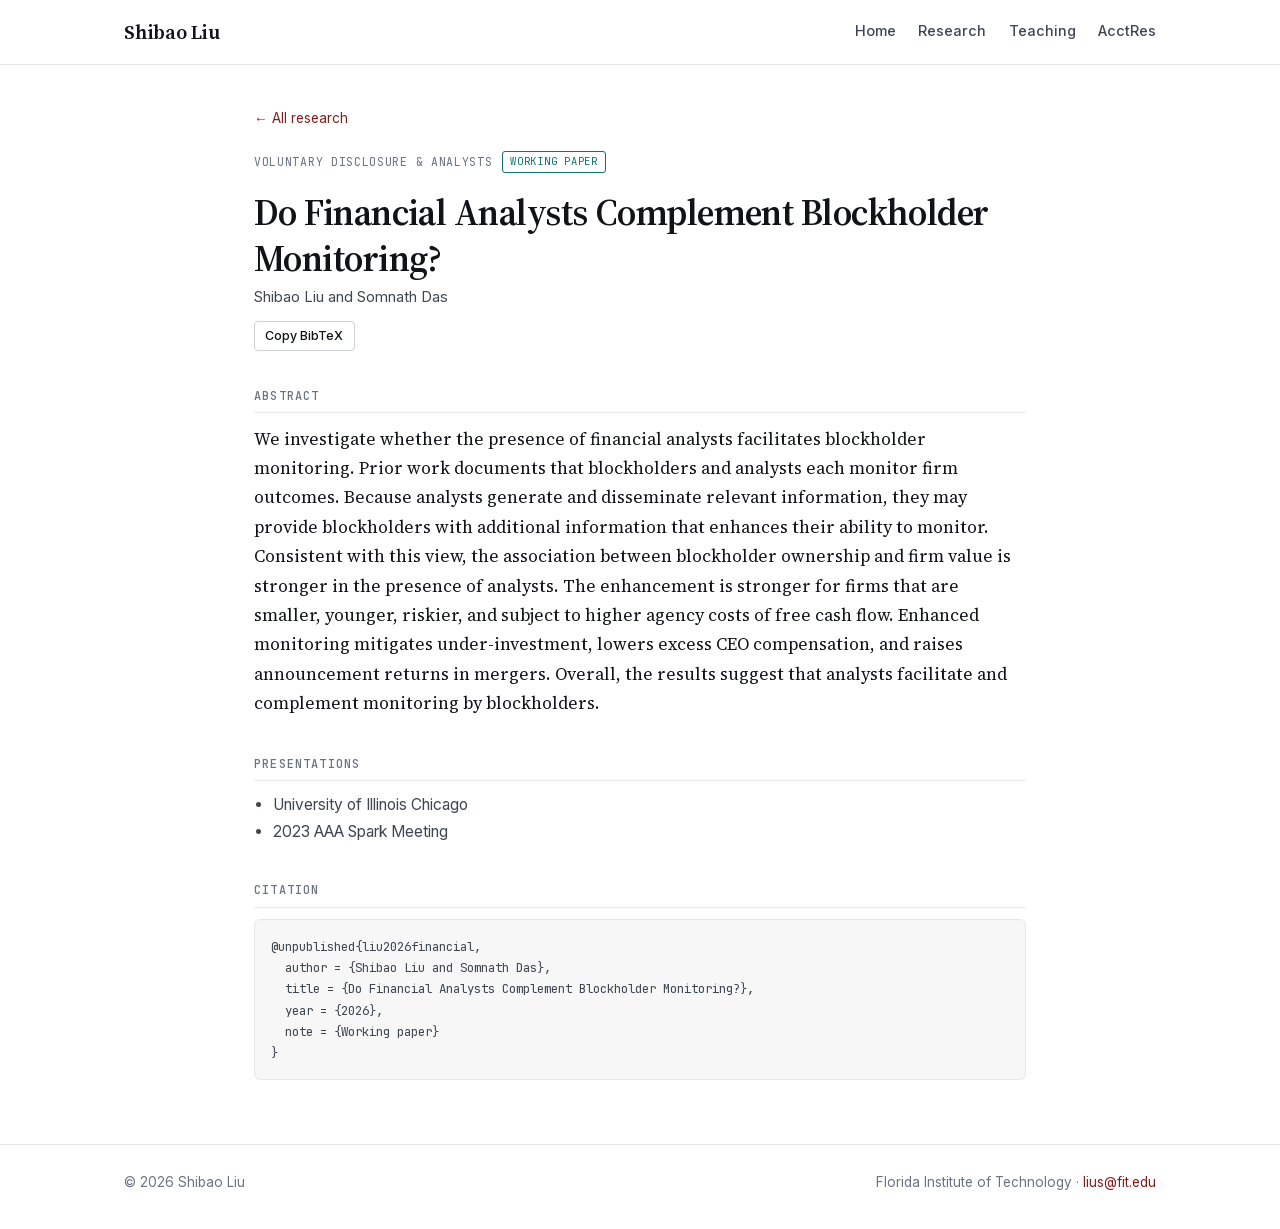
<file: papers/blockholder-monitoring.html>
<!DOCTYPE html>
<html lang="en">
<head>
<meta charset="UTF-8">
<meta name="viewport" content="width=device-width, initial-scale=1.0">
<title>Do Financial Analysts Complement Blockholder Monitoring? | Shibao Liu</title>
<meta name="description" content="We investigate whether the presence of financial analysts facilitates blockholder monitoring. Prior work documents that blockholders and analysts each monitor firm outcomes. Because analysts generate and disseminate relevant information, they may provide blockholders with additional information that">
<link rel="canonical" href="https://shibaoliu.github.io/papers/blockholder-monitoring.html">
<meta property="og:type" content="profile">
<meta property="og:title" content="Do Financial Analysts Complement Blockholder Monitoring? | Shibao Liu">
<meta property="og:description" content="We investigate whether the presence of financial analysts facilitates blockholder monitoring. Prior work documents that blockholders and analysts each monitor firm outcomes. Because analysts generate and disseminate relevant information, they may provide blockholders with additional information that">
<meta property="og:url" content="https://shibaoliu.github.io/papers/blockholder-monitoring.html">
<meta property="og:image" content="https://shibaoliu.github.io/assets/og-card.png">
<meta property="og:image:width" content="1200">
<meta property="og:image:height" content="630">
<meta name="twitter:card" content="summary_large_image">
<meta name="color-scheme" content="light dark">
<link rel="preload" href="../assets/fonts/source-serif-4.woff2" as="font" type="font/woff2" crossorigin>
<link rel="preload" href="../assets/fonts/inter.woff2" as="font" type="font/woff2" crossorigin>
<link rel="icon" type="image/svg+xml" href="../assets/favicon.svg">
<link rel="icon" type="image/png" sizes="32x32" href="../assets/favicon-32.png">
<link rel="apple-touch-icon" href="../assets/apple-touch-icon.png">
<link rel="alternate" type="application/atom+xml" title="Shibao Liu: Research" href="../feed.xml">
<link rel="stylesheet" href="../assets/site.css">

<script>(function(){var me=false;try{if(location.hash==="#mark-me")localStorage.setItem("gc_me","1");if(location.hash==="#unmark-me")localStorage.removeItem("gc_me");me=localStorage.getItem("gc_me")==="1";}catch(x){}window.goatcounter={no_onload: location.hostname !== "shibaoliu.github.io",path: function(p){return me ? "/me" + p : p;}};})();</script>
<script data-goatcounter="https://shibaoliu.goatcounter.com/count" async src="//gc.zgo.at/count.js"></script>
</head>
<body>
<a class="skip-link" href="#main">Skip to main content</a>
<header class="site-header">
  <div class="wrap">
    <div class="wordmark"><a href="../index.html">Shibao Liu</a></div>
    <nav class="site-nav" aria-label="Primary">
      <a href="../index.html">Home</a>
      <a href="../research.html">Research</a>
      <a href="../teaching.html">Teaching</a>
      <a href="../rr-tracker/index.html">AcctRes</a>
    </nav>
  </div>
</header>
<main id="main" tabindex="-1" class="paper-page">
  <div class="wrap" style="view-transition-name:p-blockholder-monitoring">
    <a class="crumb" href="../research.html">&larr; All research</a>
    <div class="paper-head"><span class="paper-kicker">Voluntary Disclosure &amp; Analysts</span><span class="status-pill status-working">Working Paper</span></div>
    <h1>Do Financial Analysts Complement Blockholder Monitoring?</h1>
    <p class="paper-authors">Shibao Liu and Somnath Das</p>
    
    <div class="entry-links"><button type="button" class="bib-btn" data-bib="blockholder-monitoring">Copy BibTeX</button></div>
    <h2>Abstract</h2><p class="abstract-text">We investigate whether the presence of financial analysts facilitates blockholder monitoring. Prior work documents that blockholders and analysts each monitor firm outcomes. Because analysts generate and disseminate relevant information, they may provide blockholders with additional information that enhances their ability to monitor. Consistent with this view, the association between blockholder ownership and firm value is stronger in the presence of analysts. The enhancement is stronger for firms that are smaller, younger, riskier, and subject to higher agency costs of free cash flow. Enhanced monitoring mitigates under-investment, lowers excess CEO compensation, and raises announcement returns in mergers. Overall, the results suggest that analysts facilitate and complement monitoring by blockholders.</p>
    <h2>Presentations</h2><ul><li>University of Illinois Chicago</li><li>2023 AAA Spark Meeting</li></ul>
    <h2>Citation</h2>
    <pre class="bib" id="bib-blockholder-monitoring">@unpublished{liu2026financial,
  author = {Shibao Liu and Somnath Das},
  title = {Do Financial Analysts Complement Blockholder Monitoring?},
  year = {2026},
  note = {Working paper}
}</pre>
  </div>
</main>
<footer class="site-footer">
  <div class="wrap">
    <span>&copy; 2026 Shibao Liu</span>
    <span>Florida Institute of Technology &middot; <a href="mailto:lius@fit.edu">lius@fit.edu</a></span>
  </div>
</footer>
<script src="../assets/site.js" defer></script>
</body>
</html>
</file>
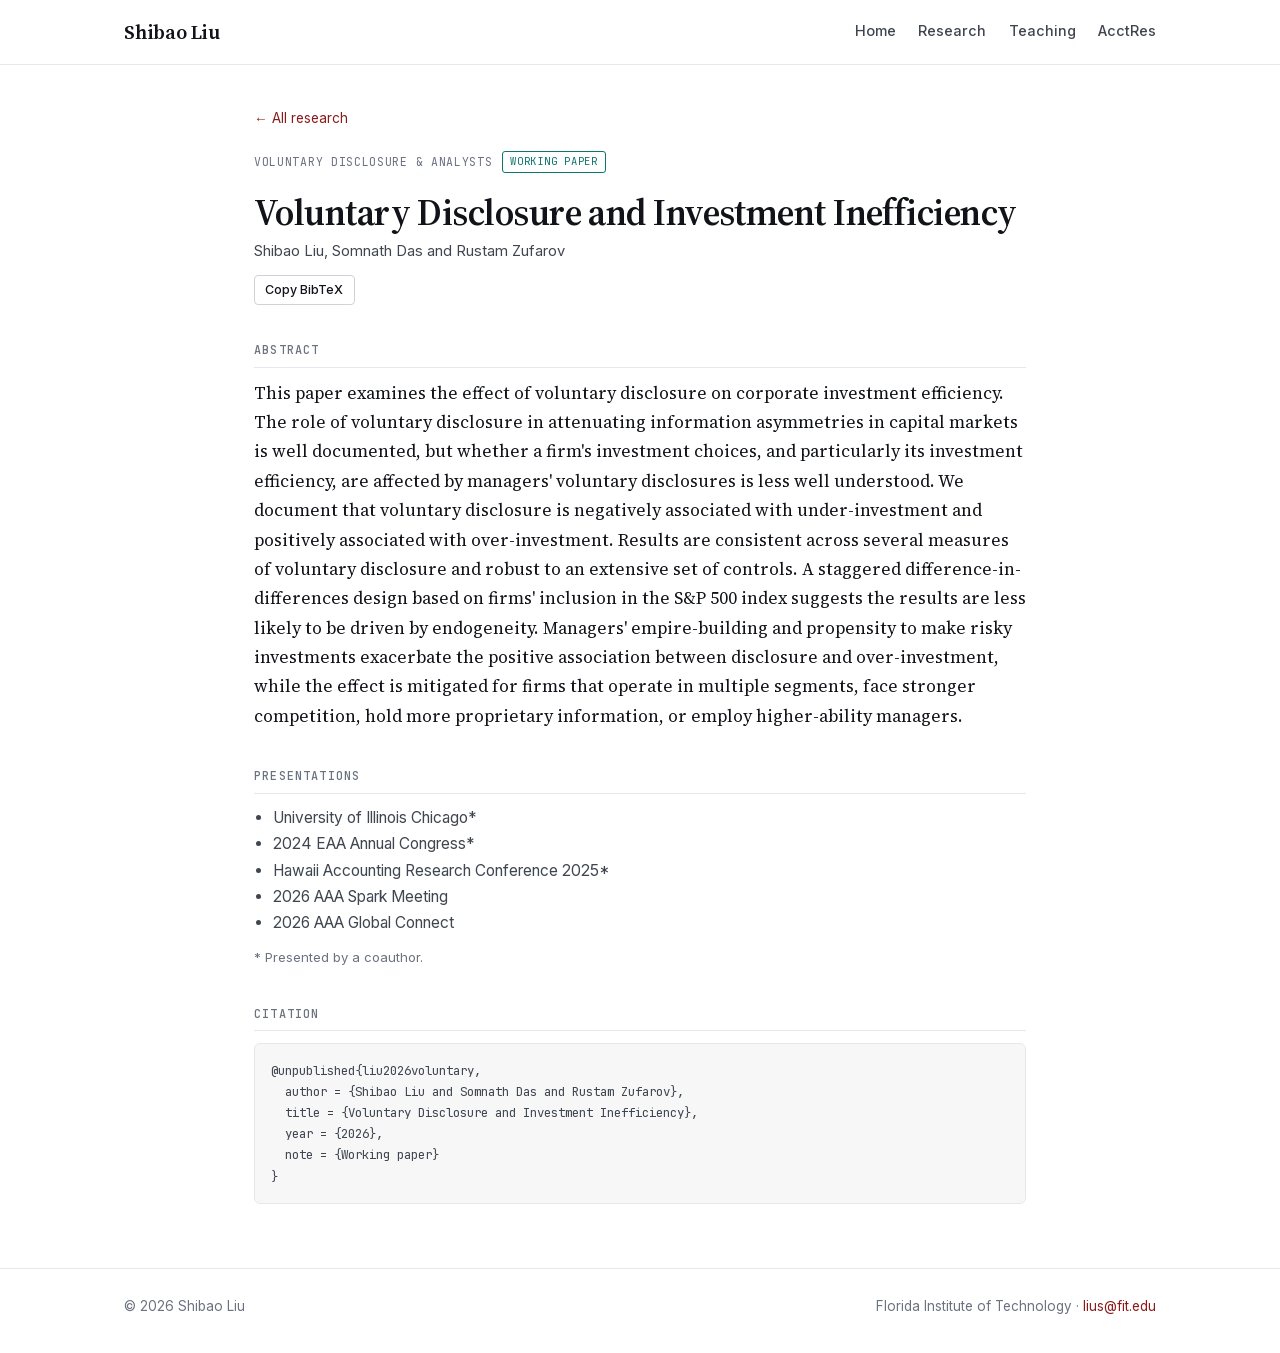
<file: papers/investment-inefficiency.html>
<!DOCTYPE html>
<html lang="en">
<head>
<meta charset="UTF-8">
<meta name="viewport" content="width=device-width, initial-scale=1.0">
<title>Voluntary Disclosure and Investment Inefficiency | Shibao Liu</title>
<meta name="description" content="This paper examines the effect of voluntary disclosure on corporate investment efficiency. The role of voluntary disclosure in attenuating information asymmetries in capital markets is well documented, but whether a firm&#x27;s investment choices, and particularly its investment efficiency, are affected ">
<link rel="canonical" href="https://shibaoliu.github.io/papers/investment-inefficiency.html">
<meta property="og:type" content="profile">
<meta property="og:title" content="Voluntary Disclosure and Investment Inefficiency | Shibao Liu">
<meta property="og:description" content="This paper examines the effect of voluntary disclosure on corporate investment efficiency. The role of voluntary disclosure in attenuating information asymmetries in capital markets is well documented, but whether a firm&#x27;s investment choices, and particularly its investment efficiency, are affected ">
<meta property="og:url" content="https://shibaoliu.github.io/papers/investment-inefficiency.html">
<meta property="og:image" content="https://shibaoliu.github.io/assets/og-card.png">
<meta property="og:image:width" content="1200">
<meta property="og:image:height" content="630">
<meta name="twitter:card" content="summary_large_image">
<meta name="color-scheme" content="light dark">
<link rel="preload" href="../assets/fonts/source-serif-4.woff2" as="font" type="font/woff2" crossorigin>
<link rel="preload" href="../assets/fonts/inter.woff2" as="font" type="font/woff2" crossorigin>
<link rel="icon" type="image/svg+xml" href="../assets/favicon.svg">
<link rel="icon" type="image/png" sizes="32x32" href="../assets/favicon-32.png">
<link rel="apple-touch-icon" href="../assets/apple-touch-icon.png">
<link rel="alternate" type="application/atom+xml" title="Shibao Liu: Research" href="../feed.xml">
<link rel="stylesheet" href="../assets/site.css">

<script>(function(){var me=false;try{if(location.hash==="#mark-me")localStorage.setItem("gc_me","1");if(location.hash==="#unmark-me")localStorage.removeItem("gc_me");me=localStorage.getItem("gc_me")==="1";}catch(x){}window.goatcounter={no_onload: location.hostname !== "shibaoliu.github.io",path: function(p){return me ? "/me" + p : p;}};})();</script>
<script data-goatcounter="https://shibaoliu.goatcounter.com/count" async src="//gc.zgo.at/count.js"></script>
</head>
<body>
<a class="skip-link" href="#main">Skip to main content</a>
<header class="site-header">
  <div class="wrap">
    <div class="wordmark"><a href="../index.html">Shibao Liu</a></div>
    <nav class="site-nav" aria-label="Primary">
      <a href="../index.html">Home</a>
      <a href="../research.html">Research</a>
      <a href="../teaching.html">Teaching</a>
      <a href="../rr-tracker/index.html">AcctRes</a>
    </nav>
  </div>
</header>
<main id="main" tabindex="-1" class="paper-page">
  <div class="wrap" style="view-transition-name:p-investment-inefficiency">
    <a class="crumb" href="../research.html">&larr; All research</a>
    <div class="paper-head"><span class="paper-kicker">Voluntary Disclosure &amp; Analysts</span><span class="status-pill status-working">Working Paper</span></div>
    <h1>Voluntary Disclosure and Investment Inefficiency</h1>
    <p class="paper-authors">Shibao Liu, Somnath Das and Rustam Zufarov</p>
    
    <div class="entry-links"><button type="button" class="bib-btn" data-bib="investment-inefficiency">Copy BibTeX</button></div>
    <h2>Abstract</h2><p class="abstract-text">This paper examines the effect of voluntary disclosure on corporate investment efficiency. The role of voluntary disclosure in attenuating information asymmetries in capital markets is well documented, but whether a firm&#x27;s investment choices, and particularly its investment efficiency, are affected by managers&#x27; voluntary disclosures is less well understood. We document that voluntary disclosure is negatively associated with under-investment and positively associated with over-investment. Results are consistent across several measures of voluntary disclosure and robust to an extensive set of controls. A staggered difference-in-differences design based on firms&#x27; inclusion in the S&amp;P 500 index suggests the results are less likely to be driven by endogeneity. Managers&#x27; empire-building and propensity to make risky investments exacerbate the positive association between disclosure and over-investment, while the effect is mitigated for firms that operate in multiple segments, face stronger competition, hold more proprietary information, or employ higher-ability managers.</p>
    <h2>Presentations</h2><ul><li>University of Illinois Chicago*</li><li>2024 EAA Annual Congress*</li><li>Hawaii Accounting Research Conference 2025*</li><li>2026 AAA Spark Meeting</li><li>2026 AAA Global Connect</li></ul><p class="footnote">* Presented by a coauthor.</p>
    <h2>Citation</h2>
    <pre class="bib" id="bib-investment-inefficiency">@unpublished{liu2026voluntary,
  author = {Shibao Liu and Somnath Das and Rustam Zufarov},
  title = {Voluntary Disclosure and Investment Inefficiency},
  year = {2026},
  note = {Working paper}
}</pre>
  </div>
</main>
<footer class="site-footer">
  <div class="wrap">
    <span>&copy; 2026 Shibao Liu</span>
    <span>Florida Institute of Technology &middot; <a href="mailto:lius@fit.edu">lius@fit.edu</a></span>
  </div>
</footer>
<script src="../assets/site.js" defer></script>
</body>
</html>
</file>
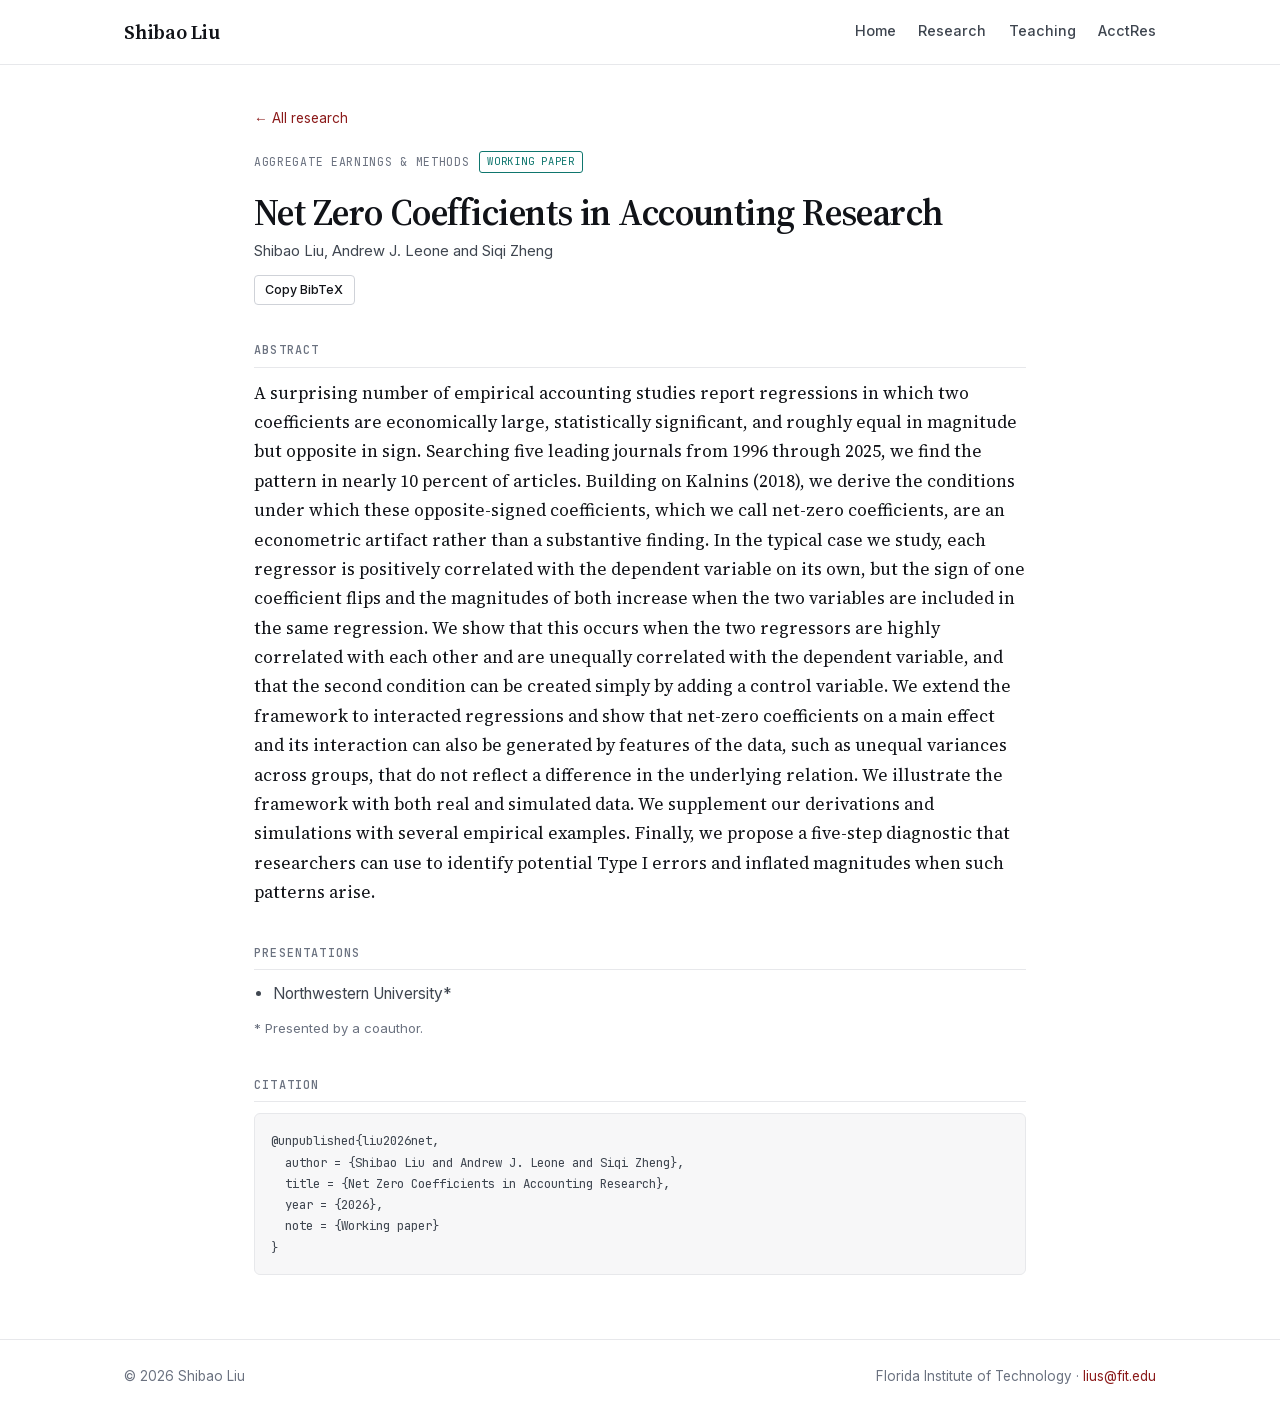
<file: papers/net-zero-coefficients.html>
<!DOCTYPE html>
<html lang="en">
<head>
<meta charset="UTF-8">
<meta name="viewport" content="width=device-width, initial-scale=1.0">
<title>Net Zero Coefficients in Accounting Research | Shibao Liu</title>
<meta name="description" content="A surprising number of empirical accounting studies report regressions in which two coefficients are economically large, statistically significant, and roughly equal in magnitude but opposite in sign. Searching five leading journals from 1996 through 2025, we find the pattern in nearly 10 percent of">
<link rel="canonical" href="https://shibaoliu.github.io/papers/net-zero-coefficients.html">
<meta property="og:type" content="profile">
<meta property="og:title" content="Net Zero Coefficients in Accounting Research | Shibao Liu">
<meta property="og:description" content="A surprising number of empirical accounting studies report regressions in which two coefficients are economically large, statistically significant, and roughly equal in magnitude but opposite in sign. Searching five leading journals from 1996 through 2025, we find the pattern in nearly 10 percent of">
<meta property="og:url" content="https://shibaoliu.github.io/papers/net-zero-coefficients.html">
<meta property="og:image" content="https://shibaoliu.github.io/assets/og-card.png">
<meta property="og:image:width" content="1200">
<meta property="og:image:height" content="630">
<meta name="twitter:card" content="summary_large_image">
<meta name="color-scheme" content="light dark">
<link rel="preload" href="../assets/fonts/source-serif-4.woff2" as="font" type="font/woff2" crossorigin>
<link rel="preload" href="../assets/fonts/inter.woff2" as="font" type="font/woff2" crossorigin>
<link rel="icon" type="image/svg+xml" href="../assets/favicon.svg">
<link rel="icon" type="image/png" sizes="32x32" href="../assets/favicon-32.png">
<link rel="apple-touch-icon" href="../assets/apple-touch-icon.png">
<link rel="alternate" type="application/atom+xml" title="Shibao Liu: Research" href="../feed.xml">
<link rel="stylesheet" href="../assets/site.css">

<script>(function(){var me=false;try{if(location.hash==="#mark-me")localStorage.setItem("gc_me","1");if(location.hash==="#unmark-me")localStorage.removeItem("gc_me");me=localStorage.getItem("gc_me")==="1";}catch(x){}window.goatcounter={no_onload: location.hostname !== "shibaoliu.github.io",path: function(p){return me ? "/me" + p : p;}};})();</script>
<script data-goatcounter="https://shibaoliu.goatcounter.com/count" async src="//gc.zgo.at/count.js"></script>
</head>
<body>
<a class="skip-link" href="#main">Skip to main content</a>
<header class="site-header">
  <div class="wrap">
    <div class="wordmark"><a href="../index.html">Shibao Liu</a></div>
    <nav class="site-nav" aria-label="Primary">
      <a href="../index.html">Home</a>
      <a href="../research.html">Research</a>
      <a href="../teaching.html">Teaching</a>
      <a href="../rr-tracker/index.html">AcctRes</a>
    </nav>
  </div>
</header>
<main id="main" tabindex="-1" class="paper-page">
  <div class="wrap" style="view-transition-name:p-net-zero-coefficients">
    <a class="crumb" href="../research.html">&larr; All research</a>
    <div class="paper-head"><span class="paper-kicker">Aggregate Earnings &amp; Methods</span><span class="status-pill status-working">Working Paper</span></div>
    <h1>Net Zero Coefficients in Accounting Research</h1>
    <p class="paper-authors">Shibao Liu, Andrew J. Leone and Siqi Zheng</p>
    
    <div class="entry-links"><button type="button" class="bib-btn" data-bib="net-zero-coefficients">Copy BibTeX</button></div>
    <h2>Abstract</h2><p class="abstract-text">A surprising number of empirical accounting studies report regressions in which two coefficients are economically large, statistically significant, and roughly equal in magnitude but opposite in sign. Searching five leading journals from 1996 through 2025, we find the pattern in nearly 10 percent of articles. Building on Kalnins (2018), we derive the conditions under which these opposite-signed coefficients, which we call net-zero coefficients, are an econometric artifact rather than a substantive finding. In the typical case we study, each regressor is positively correlated with the dependent variable on its own, but the sign of one coefficient flips and the magnitudes of both increase when the two variables are included in the same regression. We show that this occurs when the two regressors are highly correlated with each other and are unequally correlated with the dependent variable, and that the second condition can be created simply by adding a control variable. We extend the framework to interacted regressions and show that net-zero coefficients on a main effect and its interaction can also be generated by features of the data, such as unequal variances across groups, that do not reflect a difference in the underlying relation. We illustrate the framework with both real and simulated data. We supplement our derivations and simulations with several empirical examples. Finally, we propose a five-step diagnostic that researchers can use to identify potential Type I errors and inflated magnitudes when such patterns arise.</p>
    <h2>Presentations</h2><ul><li>Northwestern University*</li></ul><p class="footnote">* Presented by a coauthor.</p>
    <h2>Citation</h2>
    <pre class="bib" id="bib-net-zero-coefficients">@unpublished{liu2026net,
  author = {Shibao Liu and Andrew J. Leone and Siqi Zheng},
  title = {Net Zero Coefficients in Accounting Research},
  year = {2026},
  note = {Working paper}
}</pre>
  </div>
</main>
<footer class="site-footer">
  <div class="wrap">
    <span>&copy; 2026 Shibao Liu</span>
    <span>Florida Institute of Technology &middot; <a href="mailto:lius@fit.edu">lius@fit.edu</a></span>
  </div>
</footer>
<script src="../assets/site.js" defer></script>
</body>
</html>
</file>
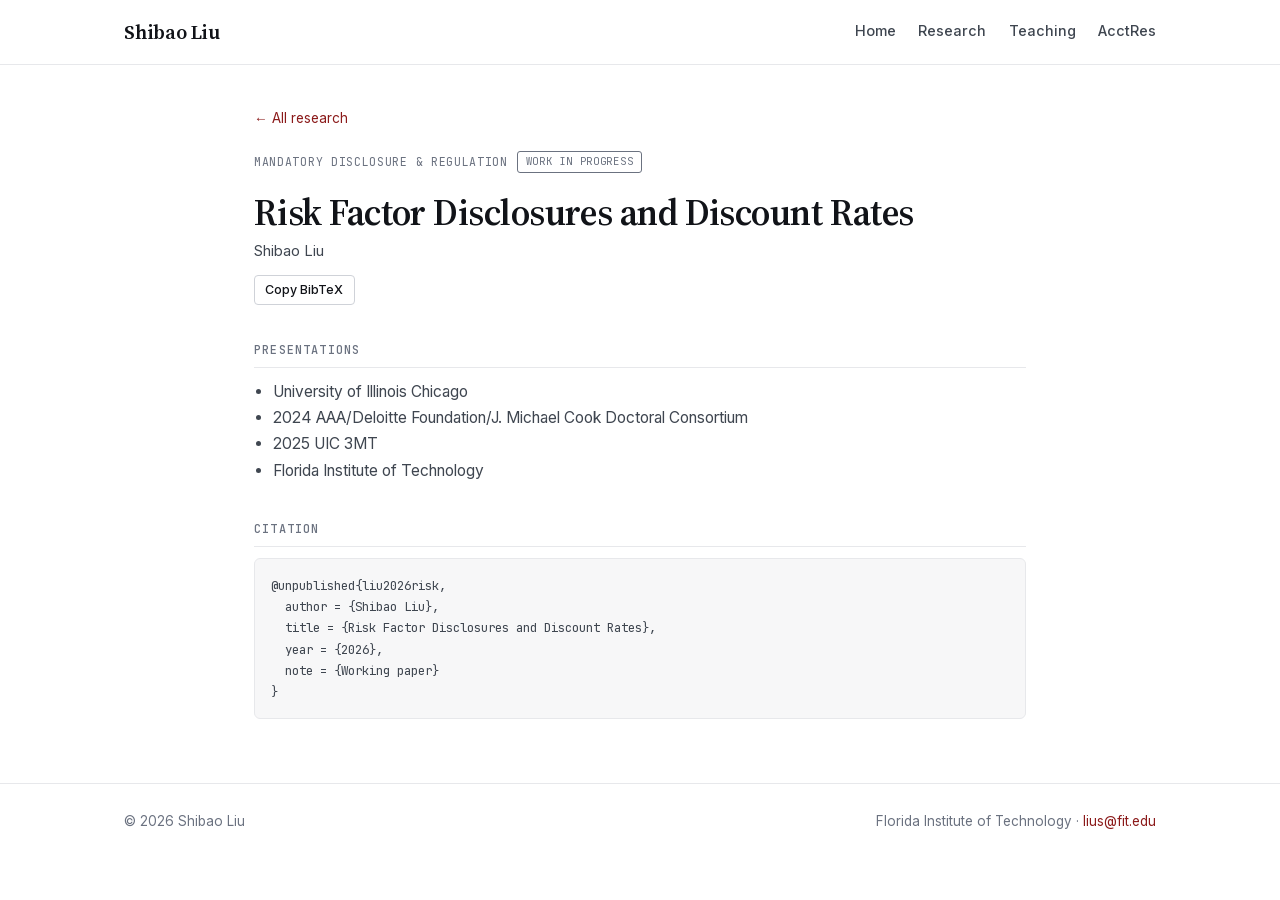
<file: papers/risk-factor-discount-rates.html>
<!DOCTYPE html>
<html lang="en">
<head>
<meta charset="UTF-8">
<meta name="viewport" content="width=device-width, initial-scale=1.0">
<title>Risk Factor Disclosures and Discount Rates | Shibao Liu</title>
<meta name="description" content="Risk Factor Disclosures and Discount Rates">
<link rel="canonical" href="https://shibaoliu.github.io/papers/risk-factor-discount-rates.html">
<meta property="og:type" content="profile">
<meta property="og:title" content="Risk Factor Disclosures and Discount Rates | Shibao Liu">
<meta property="og:description" content="Risk Factor Disclosures and Discount Rates">
<meta property="og:url" content="https://shibaoliu.github.io/papers/risk-factor-discount-rates.html">
<meta property="og:image" content="https://shibaoliu.github.io/assets/og-card.png">
<meta property="og:image:width" content="1200">
<meta property="og:image:height" content="630">
<meta name="twitter:card" content="summary_large_image">
<meta name="color-scheme" content="light dark">
<link rel="preload" href="../assets/fonts/source-serif-4.woff2" as="font" type="font/woff2" crossorigin>
<link rel="preload" href="../assets/fonts/inter.woff2" as="font" type="font/woff2" crossorigin>
<link rel="icon" type="image/svg+xml" href="../assets/favicon.svg">
<link rel="icon" type="image/png" sizes="32x32" href="../assets/favicon-32.png">
<link rel="apple-touch-icon" href="../assets/apple-touch-icon.png">
<link rel="alternate" type="application/atom+xml" title="Shibao Liu: Research" href="../feed.xml">
<link rel="stylesheet" href="../assets/site.css">

<script>(function(){var me=false;try{if(location.hash==="#mark-me")localStorage.setItem("gc_me","1");if(location.hash==="#unmark-me")localStorage.removeItem("gc_me");me=localStorage.getItem("gc_me")==="1";}catch(x){}window.goatcounter={no_onload: location.hostname !== "shibaoliu.github.io",path: function(p){return me ? "/me" + p : p;}};})();</script>
<script data-goatcounter="https://shibaoliu.goatcounter.com/count" async src="//gc.zgo.at/count.js"></script>
</head>
<body>
<a class="skip-link" href="#main">Skip to main content</a>
<header class="site-header">
  <div class="wrap">
    <div class="wordmark"><a href="../index.html">Shibao Liu</a></div>
    <nav class="site-nav" aria-label="Primary">
      <a href="../index.html">Home</a>
      <a href="../research.html">Research</a>
      <a href="../teaching.html">Teaching</a>
      <a href="../rr-tracker/index.html">AcctRes</a>
    </nav>
  </div>
</header>
<main id="main" tabindex="-1" class="paper-page">
  <div class="wrap" style="view-transition-name:p-risk-factor-discount-rates">
    <a class="crumb" href="../research.html">&larr; All research</a>
    <div class="paper-head"><span class="paper-kicker">Mandatory Disclosure &amp; Regulation</span><span class="status-pill status-progress">Work in Progress</span></div>
    <h1>Risk Factor Disclosures and Discount Rates</h1>
    <p class="paper-authors">Shibao Liu</p>
    
    <div class="entry-links"><button type="button" class="bib-btn" data-bib="risk-factor-discount-rates">Copy BibTeX</button></div>
    
    <h2>Presentations</h2><ul><li>University of Illinois Chicago</li><li>2024 AAA/Deloitte Foundation/J. Michael Cook Doctoral Consortium</li><li>2025 UIC 3MT</li><li>Florida Institute of Technology</li></ul>
    <h2>Citation</h2>
    <pre class="bib" id="bib-risk-factor-discount-rates">@unpublished{liu2026risk,
  author = {Shibao Liu},
  title = {Risk Factor Disclosures and Discount Rates},
  year = {2026},
  note = {Working paper}
}</pre>
  </div>
</main>
<footer class="site-footer">
  <div class="wrap">
    <span>&copy; 2026 Shibao Liu</span>
    <span>Florida Institute of Technology &middot; <a href="mailto:lius@fit.edu">lius@fit.edu</a></span>
  </div>
</footer>
<script src="../assets/site.js" defer></script>
</body>
</html>
</file>
<file: assets/site.css>
/* shibaoliu.com — shared stylesheet
   Serif display (Source Serif 4) + Inter body + mono labels.
   Accent colour: --accent. Change it in one place. */

/* ── Self-hosted fonts (latin subsets; SIL Open Font License) ── */
@font-face { font-family: 'Source Serif 4'; font-style: normal; font-display: swap; font-weight: 200 900;
  src: url('fonts/source-serif-4.woff2') format('woff2'); }
@font-face { font-family: 'Inter'; font-style: normal; font-display: swap; font-weight: 100 900;
  src: url('fonts/inter.woff2') format('woff2'); }
@font-face { font-family: 'JetBrains Mono'; font-style: normal; font-display: swap; font-weight: 400;
  src: url('fonts/jetbrains-mono-400.woff2') format('woff2'); }
@font-face { font-family: 'JetBrains Mono'; font-style: normal; font-display: swap; font-weight: 500;
  src: url('fonts/jetbrains-mono-500.woff2') format('woff2'); }

/* ── Cross-document view transitions ── */
@view-transition { navigation: auto; }

:root {
  --ink:        #111318;
  --ink-soft:   #3f4650;
  --muted:      #6b7280;
  --paper:      #ffffff;
  --paper-deep: #f7f7f8;
  --rule:       #e7e8eb;
  --rule-dark:  #cfd2d8;
  --accent:     #8b1a1a;   /* Florida Tech crimson */
  --accent-soft: rgba(139,26,26,0.08);
  --link:       #8b1a1a;
  --pill-review: #1d4ed8;
  --pill-working: #0f766e;
  --pill-progress: #6b7280;
  --pill-published: #8b1a1a;
  --serif: 'Source Serif 4', Georgia, 'Times New Roman', serif;
  --sans:  'Inter', -apple-system, BlinkMacSystemFont, 'Segoe UI', sans-serif;
  --mono:  'JetBrains Mono', ui-monospace, 'SF Mono', Menlo, monospace;
  --w-wide: 1080px;
  --w-text: 720px;
  color-scheme: light;
}

@media (prefers-color-scheme: dark) {
  :root {
    --ink:        #e8e9ec;
    --ink-soft:   #b9bec7;
    --muted:      #8d939d;
    --paper:      #121417;
    --paper-deep: #1a1d21;
    --rule:       #2a2e34;
    --rule-dark:  #3a3f46;
    --accent:     #e07a6f;
    --accent-soft: rgba(224,122,111,0.12);
    --link:       #f0958b;
    --pill-review: #7aa2ff;
    --pill-working: #4fc3b5;
    --pill-progress: #9aa1ab;
    --pill-published: #f0958b;
    color-scheme: dark;
  }
}

*, *::before, *::after { margin: 0; padding: 0; box-sizing: border-box; }
html { scroll-behavior: smooth; -webkit-text-size-adjust: 100%; }
body {
  font-family: var(--sans);
  font-size: 15.5px;
  line-height: 1.7;
  color: var(--ink);
  background: var(--paper);
  -webkit-font-smoothing: antialiased;
  text-rendering: optimizeLegibility;
}
::selection { background: var(--accent-soft); }
a { color: var(--link); text-decoration: none; }
a:hover { text-decoration: underline; text-underline-offset: 3px; }
img { max-width: 100%; display: block; }
.wrap { max-width: var(--w-wide); margin: 0 auto; padding: 0 1.5rem; }
.visually-hidden { position: absolute; width: 1px; height: 1px; overflow: hidden; clip: rect(0 0 0 0); white-space: nowrap; }
.skip-link { position: absolute; left: -999px; top: 0; background: var(--ink); color: var(--paper); padding: .5rem 1rem; z-index: 10; }
.skip-link:focus { left: 1rem; }
:focus-visible { outline: 2px solid var(--accent); outline-offset: 2px; }

/* ── Header ── */
.site-header { border-bottom: 1px solid var(--rule); background: var(--paper); position: sticky; top: 0; z-index: 5; }
.site-header .wrap { display: flex; align-items: center; justify-content: space-between; gap: 1.5rem; min-height: 64px; flex-wrap: wrap; }
.wordmark a { font-family: var(--serif); font-size: 1.25rem; font-weight: 600; color: var(--ink); letter-spacing: -0.01em; }
.wordmark a:hover { text-decoration: none; }
.site-nav { display: flex; gap: 1.4rem; flex-wrap: wrap; }
.site-nav a { color: var(--ink-soft); font-size: .9rem; font-weight: 500; padding: .25rem 0; border-bottom: 2px solid transparent; }
.site-nav a:hover { color: var(--ink); text-decoration: none; }
.site-nav a.active { color: var(--ink); border-bottom-color: var(--accent); }

/* ── Hero ── */
.hero { padding: 4rem 0 3rem; background: url('hero-motif.svg') no-repeat right -40px bottom -160px / 720px auto; }
.hero .wrap { display: grid; grid-template-columns: 1fr 260px; gap: 3.5rem; align-items: center; }
.hero h1 { font-family: var(--serif); font-size: clamp(2.2rem, 5vw, 3.1rem); font-weight: 600; letter-spacing: -0.02em; line-height: 1.1; }
.hero-role { margin-top: .9rem; color: var(--ink-soft); font-size: 1rem; font-weight: 500; line-height: 1.65; }
.hero-lede { margin-top: 1.4rem; font-family: var(--serif); font-size: 1.22rem; line-height: 1.6; color: var(--ink); max-width: 40rem; }
.hero-links { margin-top: 1.8rem; display: flex; flex-wrap: wrap; gap: .5rem; }
.hero-links a { font-size: .84rem; font-weight: 500; color: var(--ink); border: 1px solid var(--rule-dark); border-radius: 999px; padding: .32rem .85rem; }
.hero-links a:hover { border-color: var(--accent); color: var(--accent); text-decoration: none; }
.hero-photo img, .monogram { width: 260px; height: 325px; object-fit: cover; border-radius: 6px; }
.monogram { display: grid; place-items: center; background: linear-gradient(160deg, var(--paper-deep), var(--rule)); border: 1px solid var(--rule); font-family: var(--serif); font-size: 4.5rem; color: var(--accent); letter-spacing: .02em; }

/* ── Announcement strip ── */
.announce { background: var(--paper-deep); border-top: 1px solid var(--rule); border-bottom: 1px solid var(--rule); padding: 1.6rem 0; }
.announce-heading { font-family: var(--mono); font-size: .72rem; text-transform: uppercase; letter-spacing: .1em; color: var(--muted); margin-bottom: .9rem; }
.announce-stack { display: grid; gap: .9rem; }
.announce-item { display: grid; grid-template-columns: 130px 1fr; gap: 1rem; align-items: baseline; }
.announce-tag { font-family: var(--mono); font-size: .68rem; text-transform: uppercase; letter-spacing: .08em; color: var(--accent); border: 1px solid var(--accent); border-radius: 3px; padding: .1rem .45rem; justify-self: start; white-space: nowrap; }
.announce-title { font-family: var(--serif); font-size: 1.05rem; font-weight: 600; line-height: 1.4; }
.announce-title a { color: var(--ink); }
.announce-meta { font-size: .86rem; color: var(--muted); }
.announce-meta a { border-bottom: 1px solid var(--rule-dark); }
.announce-meta a:hover { text-decoration: none; border-bottom-color: var(--accent); }

/* ── Main two-column ── */
.main { padding: 3rem 0 4rem; }
.cols { display: grid; grid-template-columns: 1fr 300px; gap: 4rem; }
.block + .block { margin-top: 2.6rem; }
.section-label { font-family: var(--mono); font-size: .74rem; font-weight: 500; text-transform: uppercase; letter-spacing: .1em; color: var(--muted); margin-bottom: 1rem; padding-bottom: .5rem; border-bottom: 1px solid var(--rule); }
.prose p { color: var(--ink-soft); max-width: var(--w-text); }
.prose p + p { margin-top: 1rem; }
.row-list { list-style: none; }
.row-list li { display: flex; justify-content: space-between; gap: 1rem; padding: .55rem 0; border-bottom: 1px dashed var(--rule); }
.row-list .primary { font-weight: 500; }
.row-list .secondary { color: var(--muted); text-align: right; }
aside .rail-block + .rail-block { margin-top: 2rem; }
.rail-heading { font-family: var(--mono); font-size: .7rem; text-transform: uppercase; letter-spacing: .1em; color: var(--muted); margin-bottom: .6rem; }
.rail-list { list-style: none; font-size: .9rem; color: var(--ink-soft); }
.rail-list li { padding: .3rem 0; border-bottom: 1px solid var(--rule); line-height: 1.5; }
.rail-note { font-size: .9rem; color: var(--ink-soft); line-height: 1.6; }

/* ── Page header (inner pages) ── */
.page-head { padding: 3rem 0 1.5rem; border-bottom: 1px solid var(--rule); }
.page-head h1 { font-family: var(--serif); font-size: clamp(1.9rem, 4vw, 2.5rem); font-weight: 600; letter-spacing: -0.02em; }
.page-head p { color: var(--ink-soft); margin-top: .5rem; max-width: var(--w-text); }

/* ── Research toolbar ── */
.toolbar { display: flex; flex-wrap: wrap; gap: .75rem 1.25rem; align-items: center; padding: 1.25rem 0; border-bottom: 1px solid var(--rule); }
.rt-search { flex: 1 1 260px; font: inherit; font-size: .92rem; padding: .5rem .8rem; border: 1px solid var(--rule-dark); border-radius: 6px; background: var(--paper); color: var(--ink); }
.chips { display: flex; flex-wrap: wrap; gap: .4rem; }
.chip { font: inherit; font-size: .8rem; padding: .28rem .7rem; border: 1px solid var(--rule-dark); border-radius: 999px; background: var(--paper); color: var(--ink-soft); cursor: pointer; }
.chip:hover { border-color: var(--accent); }
.chip[aria-pressed="true"] { background: var(--ink); border-color: var(--ink); color: var(--paper); }
.chip-n { font-family: var(--mono); font-size: .72rem; opacity: .7; margin-left: .25rem; }
.rt-count { font-family: var(--mono); font-size: .75rem; color: var(--muted); }

/* ── Paper cards ── */
.theme-group { padding-top: 2.2rem; }
.theme-group > h2 { font-family: var(--mono); font-size: .74rem; font-weight: 500; text-transform: uppercase; letter-spacing: .1em; color: var(--muted); margin-bottom: .4rem; }
.paper { padding: 1.4rem 0; border-bottom: 1px solid var(--rule); }
.paper[hidden], .theme-group[hidden] { display: none; }
.paper-head { display: flex; flex-wrap: wrap; align-items: center; gap: .6rem; margin-bottom: .35rem; }
.paper-kicker { font-family: var(--mono); font-size: .72rem; color: var(--muted); text-transform: uppercase; letter-spacing: .06em; }
.status-pill { font-family: var(--mono); font-size: .66rem; text-transform: uppercase; letter-spacing: .07em; padding: .08rem .45rem; border-radius: 3px; border: 1px solid currentColor; }
.status-review { color: var(--pill-review); }
.status-working { color: var(--pill-working); }
.status-progress { color: var(--pill-progress); }
.status-published { color: var(--pill-published); }
.paper h3 { font-family: var(--serif); font-size: 1.22rem; font-weight: 600; line-height: 1.35; letter-spacing: -0.005em; }
.paper h3 a { color: var(--ink); }
.paper-authors { color: var(--ink-soft); font-size: .92rem; margin-top: .25rem; }
.paper-note { font-size: .9rem; color: var(--accent); font-weight: 500; margin-top: .15rem; }
.paper-abstract { margin-top: .6rem; }
.paper-abstract summary { cursor: pointer; font-size: .85rem; font-weight: 500; color: var(--ink-soft); list-style: none; display: inline-flex; align-items: center; gap: .35rem; }
.paper-abstract summary::-webkit-details-marker { display: none; }
.paper-abstract summary::before { content: "+"; font-family: var(--mono); color: var(--accent); }
.paper-abstract[open] summary::before { content: "−"; }
.paper-abstract p { margin-top: .6rem; color: var(--ink-soft); font-size: .93rem; max-width: var(--w-text); }
.entry-links { display: flex; flex-wrap: wrap; gap: .45rem; margin-top: .7rem; }
.entry-links a, .bib-btn { font: inherit; font-size: .78rem; font-weight: 500; padding: .2rem .65rem; border: 1px solid var(--rule-dark); border-radius: 4px; color: var(--ink); background: transparent; cursor: pointer; }
.entry-links a:hover, .bib-btn:hover { border-color: var(--accent); color: var(--accent); text-decoration: none; }
.bib-btn.copied { border-color: var(--pill-working); color: var(--pill-working); }
.empty-state { padding: 2rem 0; color: var(--muted); }

/* ── Paper detail page ── */
.paper-page { padding: 2.5rem 0 4rem; }
.paper-page .wrap { max-width: 820px; }
.crumb { font-size: .85rem; }
.paper-page h1 { font-family: var(--serif); font-size: clamp(1.7rem, 4vw, 2.3rem); line-height: 1.25; font-weight: 600; letter-spacing: -0.015em; margin-top: 1rem; }
.paper-page .paper-head { margin-top: 1.2rem; }
.paper-page h2 { font-family: var(--mono); font-size: .74rem; font-weight: 500; text-transform: uppercase; letter-spacing: .1em; color: var(--muted); margin: 2.2rem 0 .7rem; padding-bottom: .4rem; border-bottom: 1px solid var(--rule); }
.paper-page .abstract-text { font-family: var(--serif); font-size: 1.08rem; line-height: 1.7; color: var(--ink); }
.paper-page ul { padding-left: 1.2rem; color: var(--ink-soft); }
pre.bib { font-family: var(--mono); font-size: .78rem; background: var(--paper-deep); border: 1px solid var(--rule); border-radius: 6px; padding: 1rem; overflow-x: auto; color: var(--ink-soft); white-space: pre; }
.footnote { font-size: .82rem; color: var(--muted); margin-top: .6rem; }

/* ── Teaching / CV lists ── */
.course-group + .course-group { margin-top: 2rem; }
.course-group h3 { font-family: var(--serif); font-size: 1.15rem; font-weight: 600; }
.course-group .role { color: var(--muted); font-size: .9rem; }
.course { display: grid; grid-template-columns: 1fr auto; gap: .2rem 1rem; padding: .7rem 0; border-bottom: 1px solid var(--rule); }
.course .name { font-weight: 500; }
.course .when { font-family: var(--mono); font-size: .78rem; color: var(--muted); }
.course .detail { grid-column: 1 / -1; font-size: .88rem; color: var(--ink-soft); }
.cv-cta { display: inline-block; margin-top: 1rem; font-weight: 500; border: 1px solid var(--accent); color: var(--accent); padding: .45rem 1rem; border-radius: 6px; }
.cv-cta:hover { background: var(--accent); color: var(--paper); text-decoration: none; }
.dated-list { list-style: none; }
.dated-list li { display: flex; justify-content: space-between; gap: 1rem; padding: .45rem 0; border-bottom: 1px solid var(--rule); color: var(--ink-soft); font-size: .93rem; }
.dated-list .d { font-family: var(--mono); font-size: .76rem; color: var(--muted); white-space: nowrap; }


/* ── Interior page hero (banner artwork per page) ── */
.page-hero { background: var(--accent) url('banner-research.svg') no-repeat center / cover; color: #fff; }
.page-hero.ph-research { background-image: url('banner-research.svg'); }
.page-hero.ph-teaching { background-image: url('banner-teaching.svg'); }
.page-hero.ph-cv { background-image: url('banner-cv.svg'); }
.page-hero.ph-presentations { background-image: url('banner-presentations.svg'); }
.page-hero .wrap { padding-top: 3.8rem; padding-bottom: 3.4rem; }
.page-hero .eyebrow { font-family: var(--mono); font-size: .7rem; font-weight: 500; letter-spacing: .14em; text-transform: uppercase; color: #f3b8b2; margin-bottom: .8rem; }
.page-hero h1 { font-family: var(--serif); font-size: clamp(1.9rem, 4.5vw, 2.7rem); font-weight: 600; line-height: 1.1; letter-spacing: -0.015em; color: #fff; margin-bottom: .9rem; }
.page-hero .lede { color: rgba(255,255,255,.82); max-width: 42em; }
.page-hero .hero-stats { font-family: var(--mono); font-size: .72rem; font-weight: 500; letter-spacing: .08em; color: #f3b8b2; margin-top: 1rem; }

/* ── Sticky research toolbar ── */
.research-toolbar { position: sticky; top: 64px; z-index: 4; background: color-mix(in srgb, var(--paper) 94%, transparent); backdrop-filter: blur(8px); -webkit-backdrop-filter: blur(8px); border-bottom: 1px solid var(--rule); padding: .8rem 0; }
.rt-row { display: flex; flex-wrap: wrap; gap: .7rem 1.1rem; align-items: center; }
.rt-sort { display: flex; align-items: center; gap: .4rem; }
.rt-sort-label { font-family: var(--mono); font-size: .7rem; text-transform: uppercase; letter-spacing: .08em; color: var(--muted); }
.rt-select { font: inherit; font-size: .85rem; padding: .3rem .5rem; border: 1px solid var(--rule-dark); border-radius: 6px; background: var(--paper); color: var(--ink); }
.research-main { padding-top: 0; }
.tl-year + .tl-year { margin-top: 2.2rem; }

/* ── Footer ── */
.site-footer { border-top: 1px solid var(--rule); padding: 1.6rem 0 2.2rem; font-size: .84rem; color: var(--muted); }
.site-footer .wrap { display: flex; justify-content: space-between; gap: 1rem; flex-wrap: wrap; }

/* ── Responsive ── */
@media (max-width: 860px) {
  .hero { padding: 2.5rem 0 2rem; }
  .hero .wrap { grid-template-columns: 1fr; gap: 2rem; }
  .hero-photo { order: -1; }
  .hero-photo img, .monogram { width: 140px; height: 175px; font-size: 2.6rem; }
  .cols { grid-template-columns: 1fr; gap: 2.5rem; }
  .announce-item { grid-template-columns: 1fr; gap: .3rem; }
}
@media (max-width: 560px) {
  .wrap { padding: 0 1rem; }
  .hero { background-size: 420px auto; background-position: right -80px bottom -80px; }
  .research-toolbar { position: static; }
  .site-header .wrap { padding-top: .6rem; padding-bottom: .6rem; gap: .4rem; }
  .site-nav { gap: 1rem; }
  .row-list li, .dated-list li { flex-direction: column; gap: 0; }
  .row-list .secondary { text-align: left; }
}
@media print {
  .site-header, .toolbar, .site-footer, .entry-links { display: none; }
}

/* AcctRes tracker */
.rr blockquote { margin: .5rem 0 0; padding: .45rem .8rem; border-left: 3px solid var(--accent); background: var(--accent-soft); font-size: .86rem; color: var(--ink-soft); overflow-wrap: anywhere; }
.rr-method { margin-top: 2.5rem; }
.rr-removed { margin-top: 2.5rem; }
.rr-sub { font-size: 1.05rem; margin: 1.5rem 0 .4rem; }
.rr-note, .rr-why { font-size: .88rem; color: var(--ink-soft); }
.rr-gone h3 { font-size: 1rem; }
.rr-method li { font-size: .9rem; }
</file>
